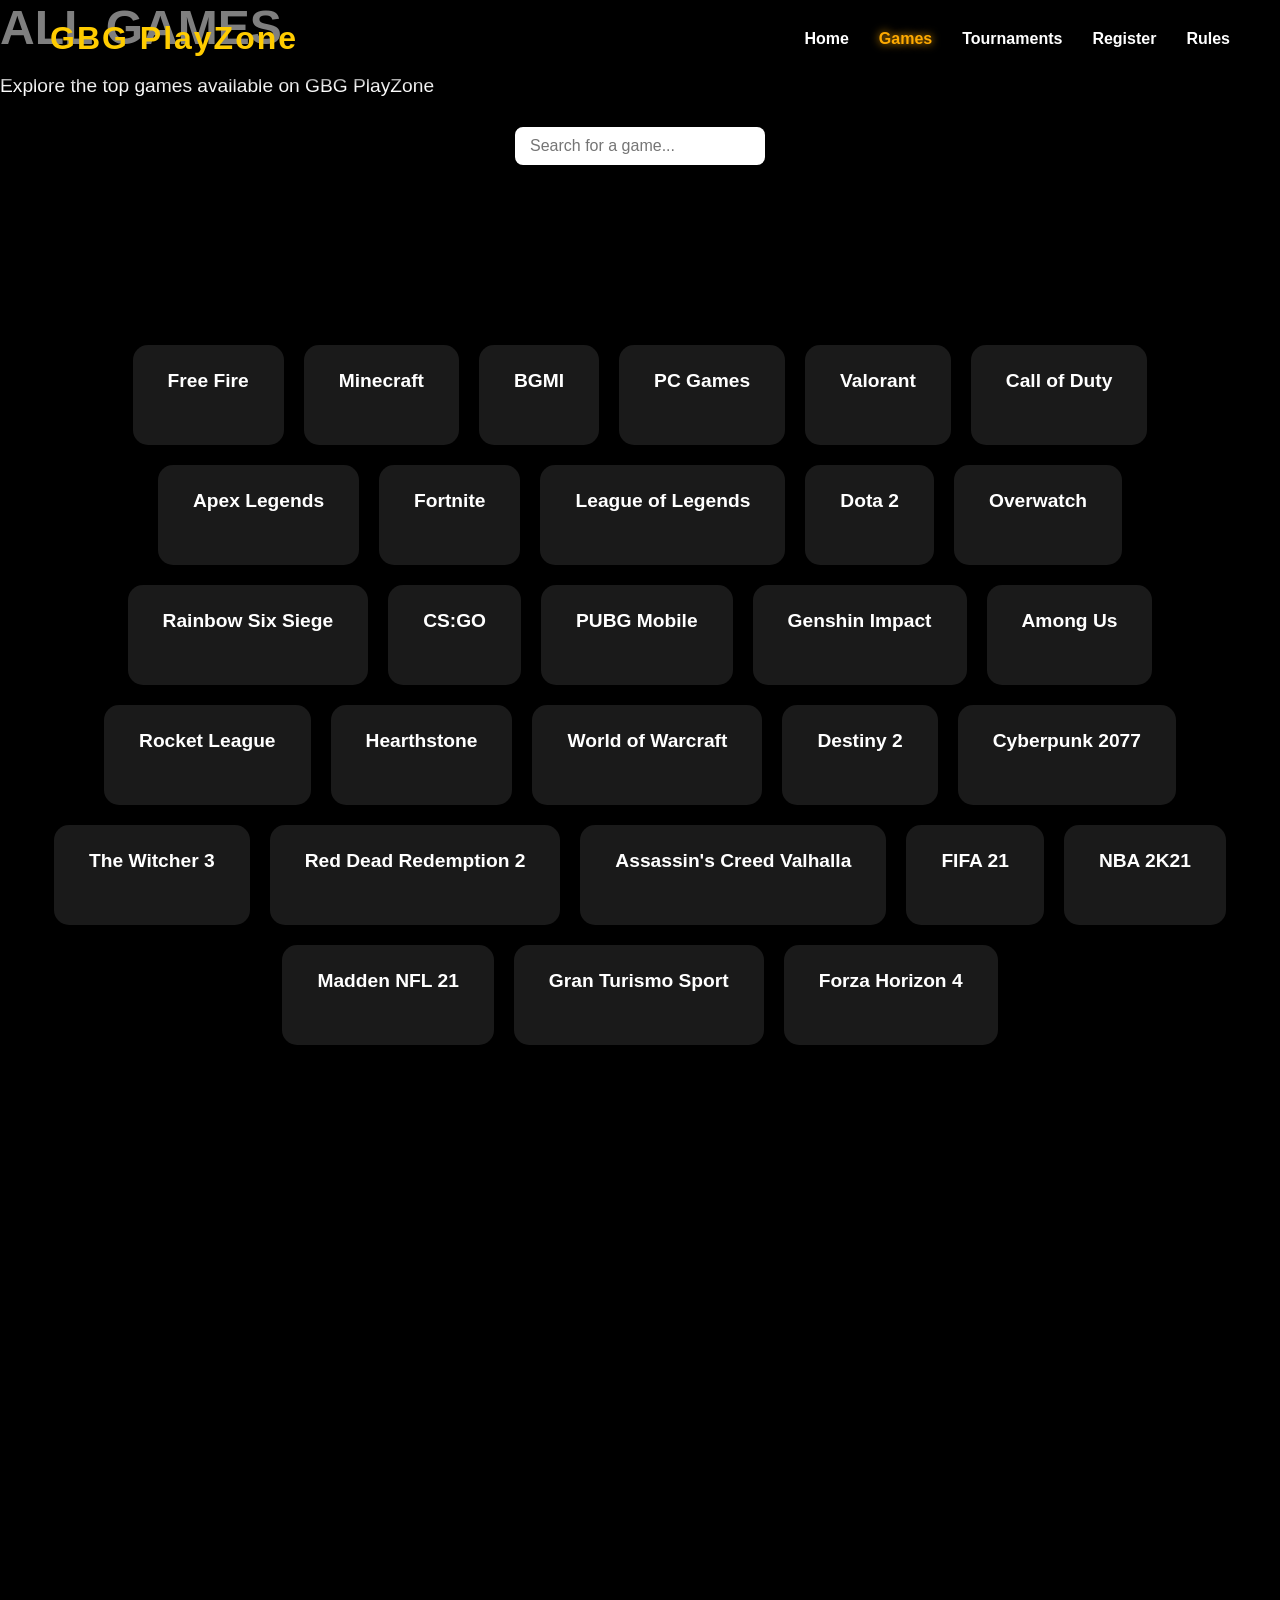
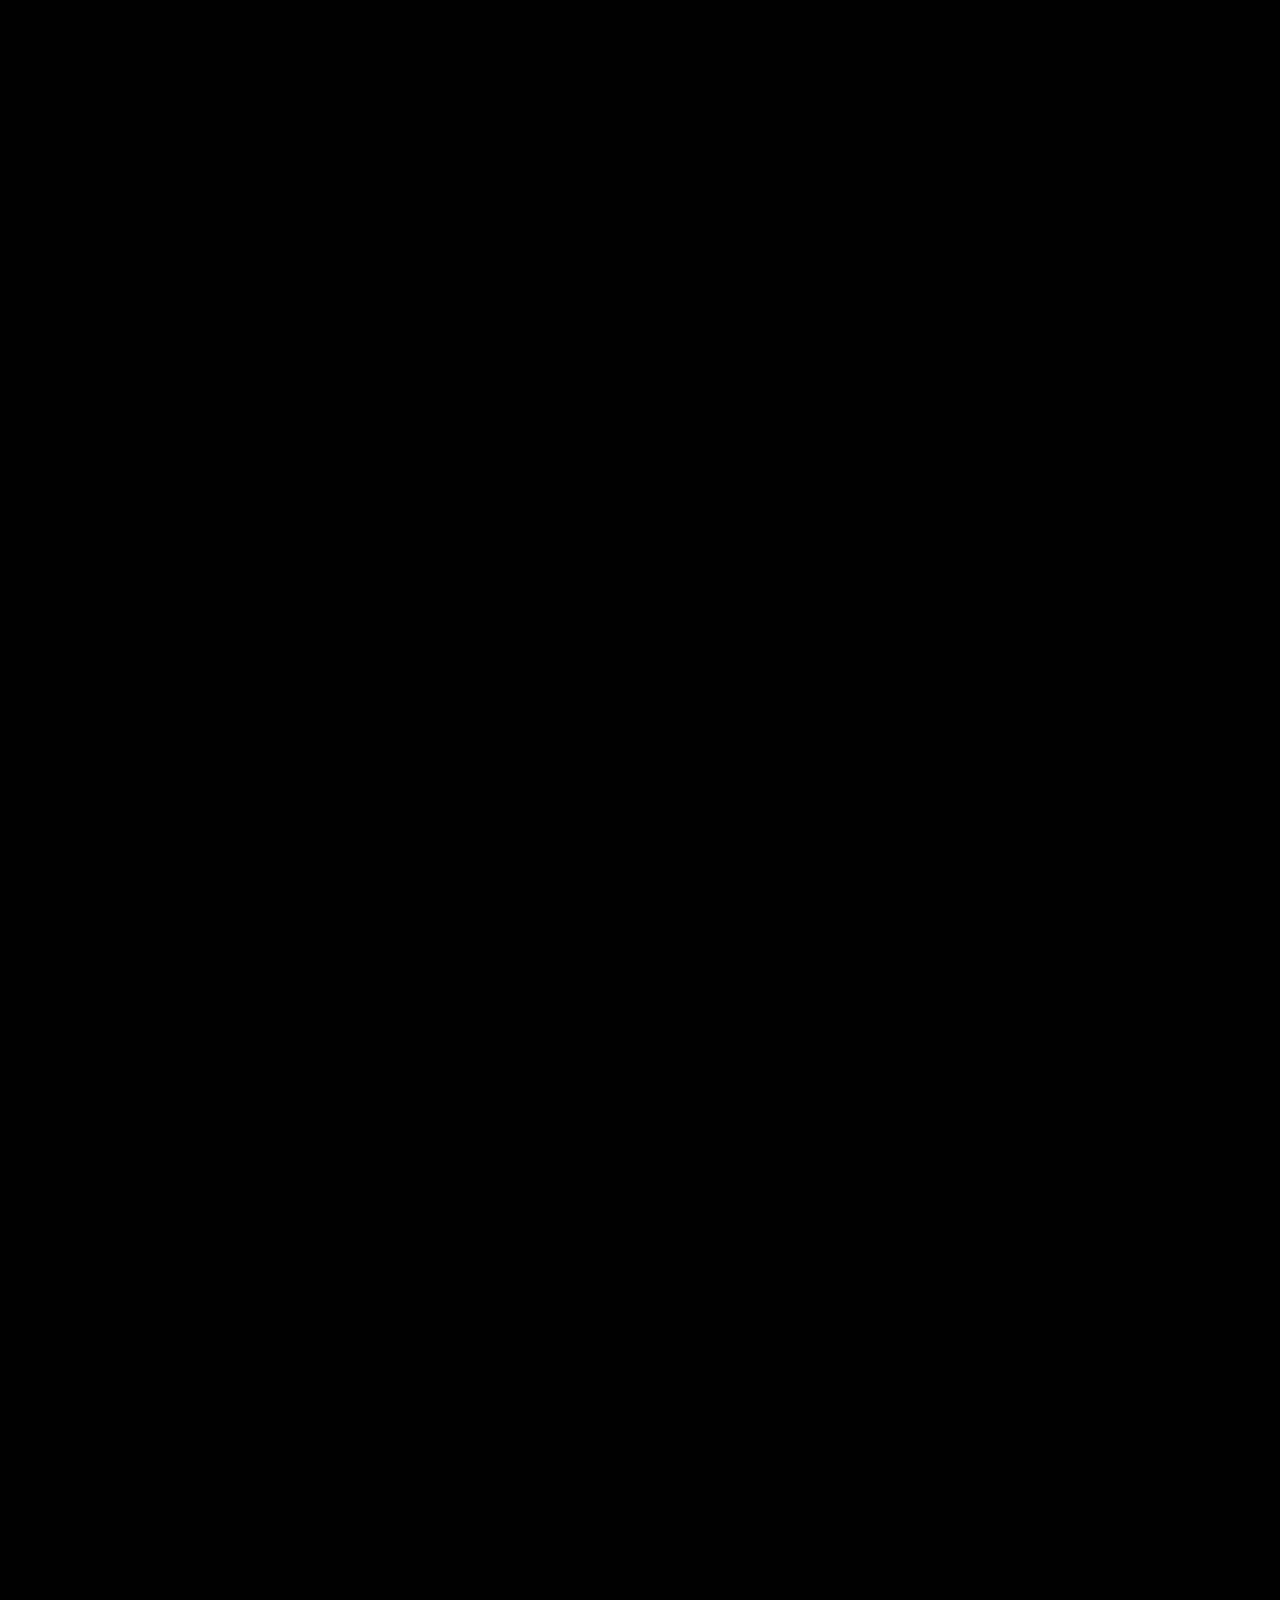
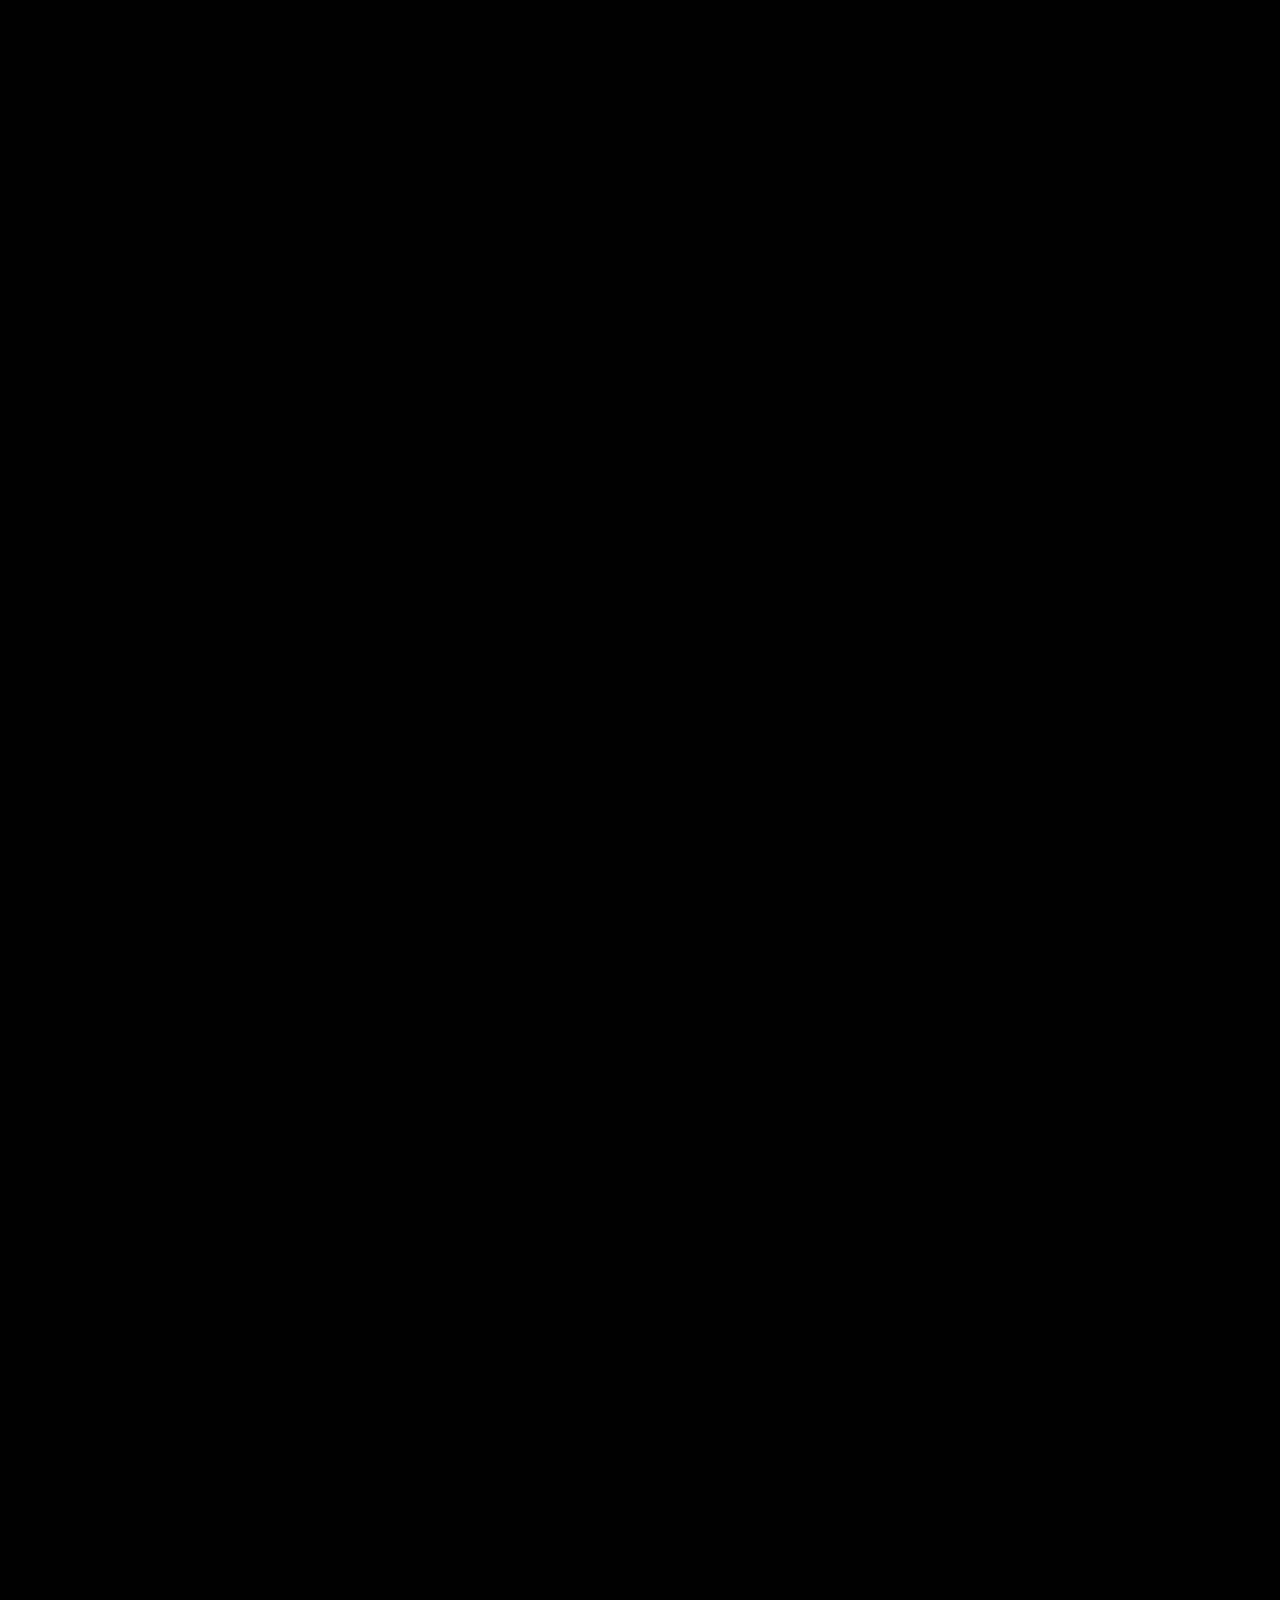
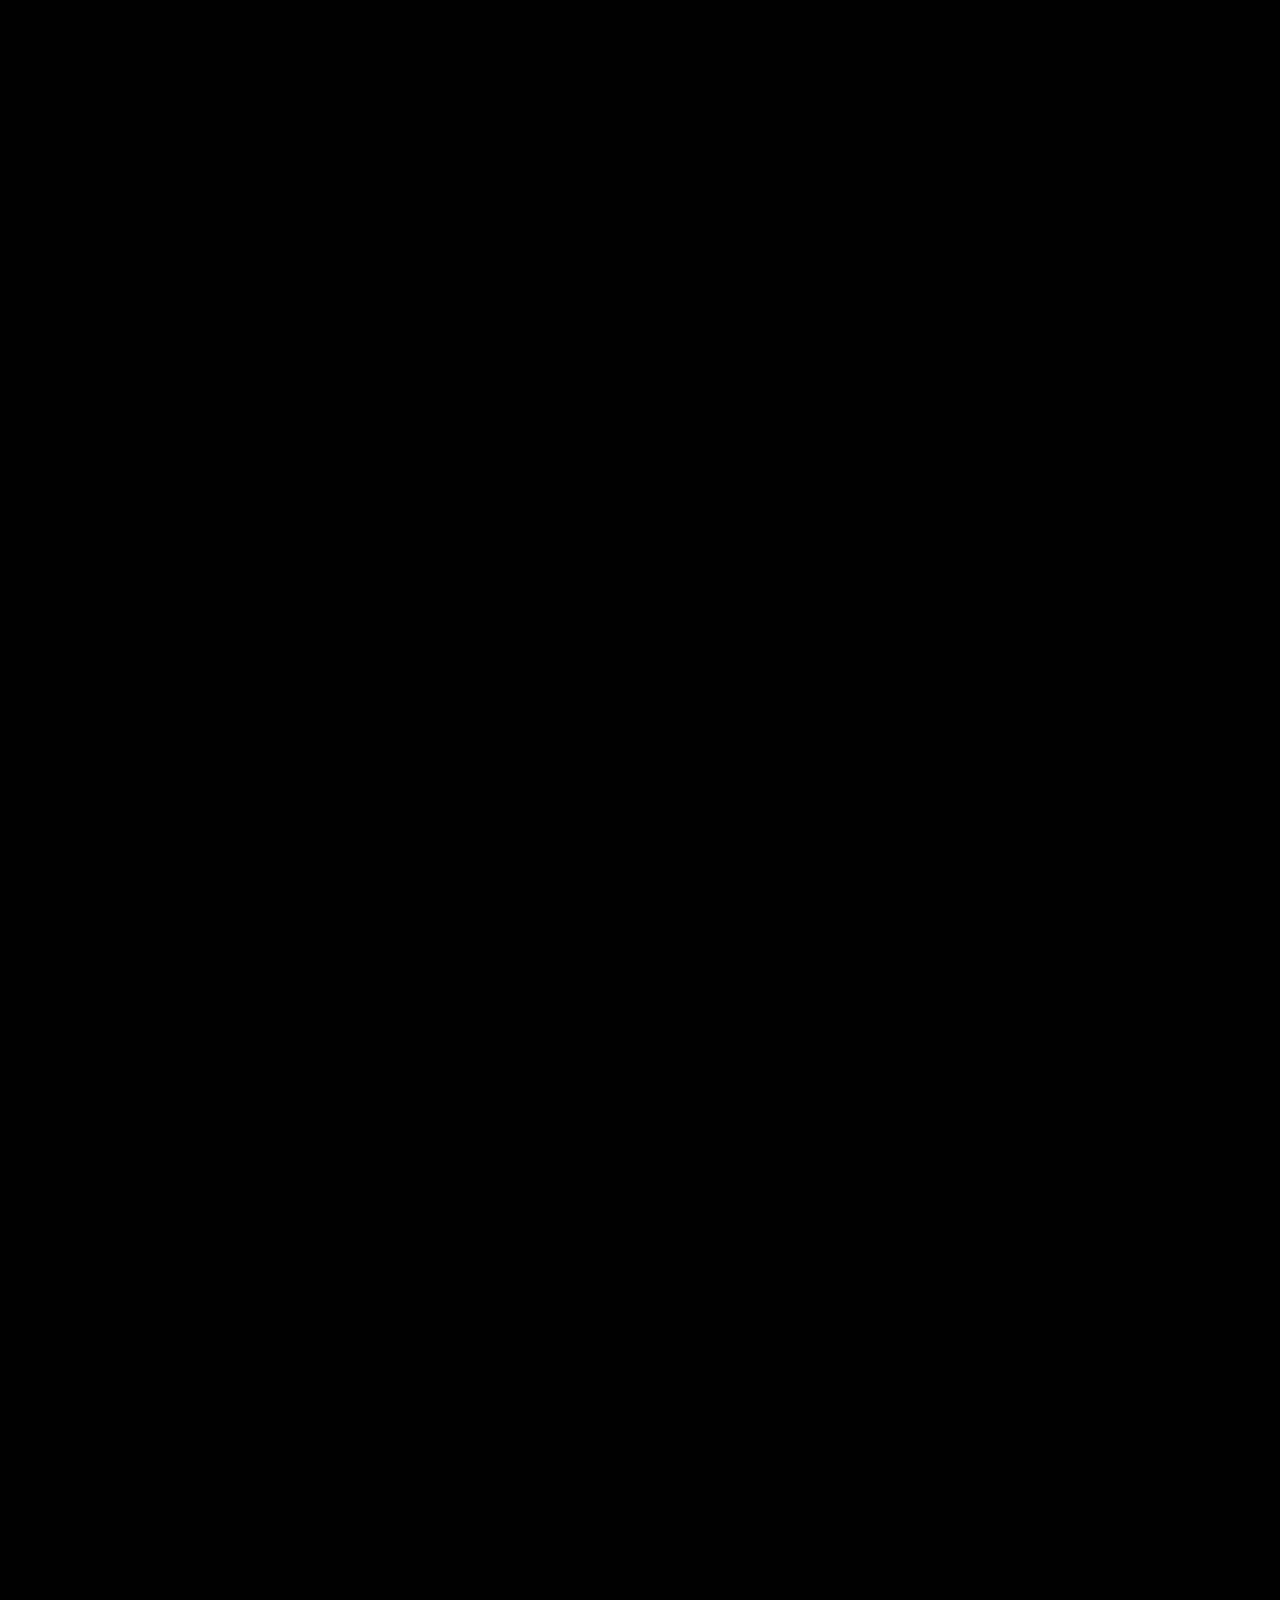
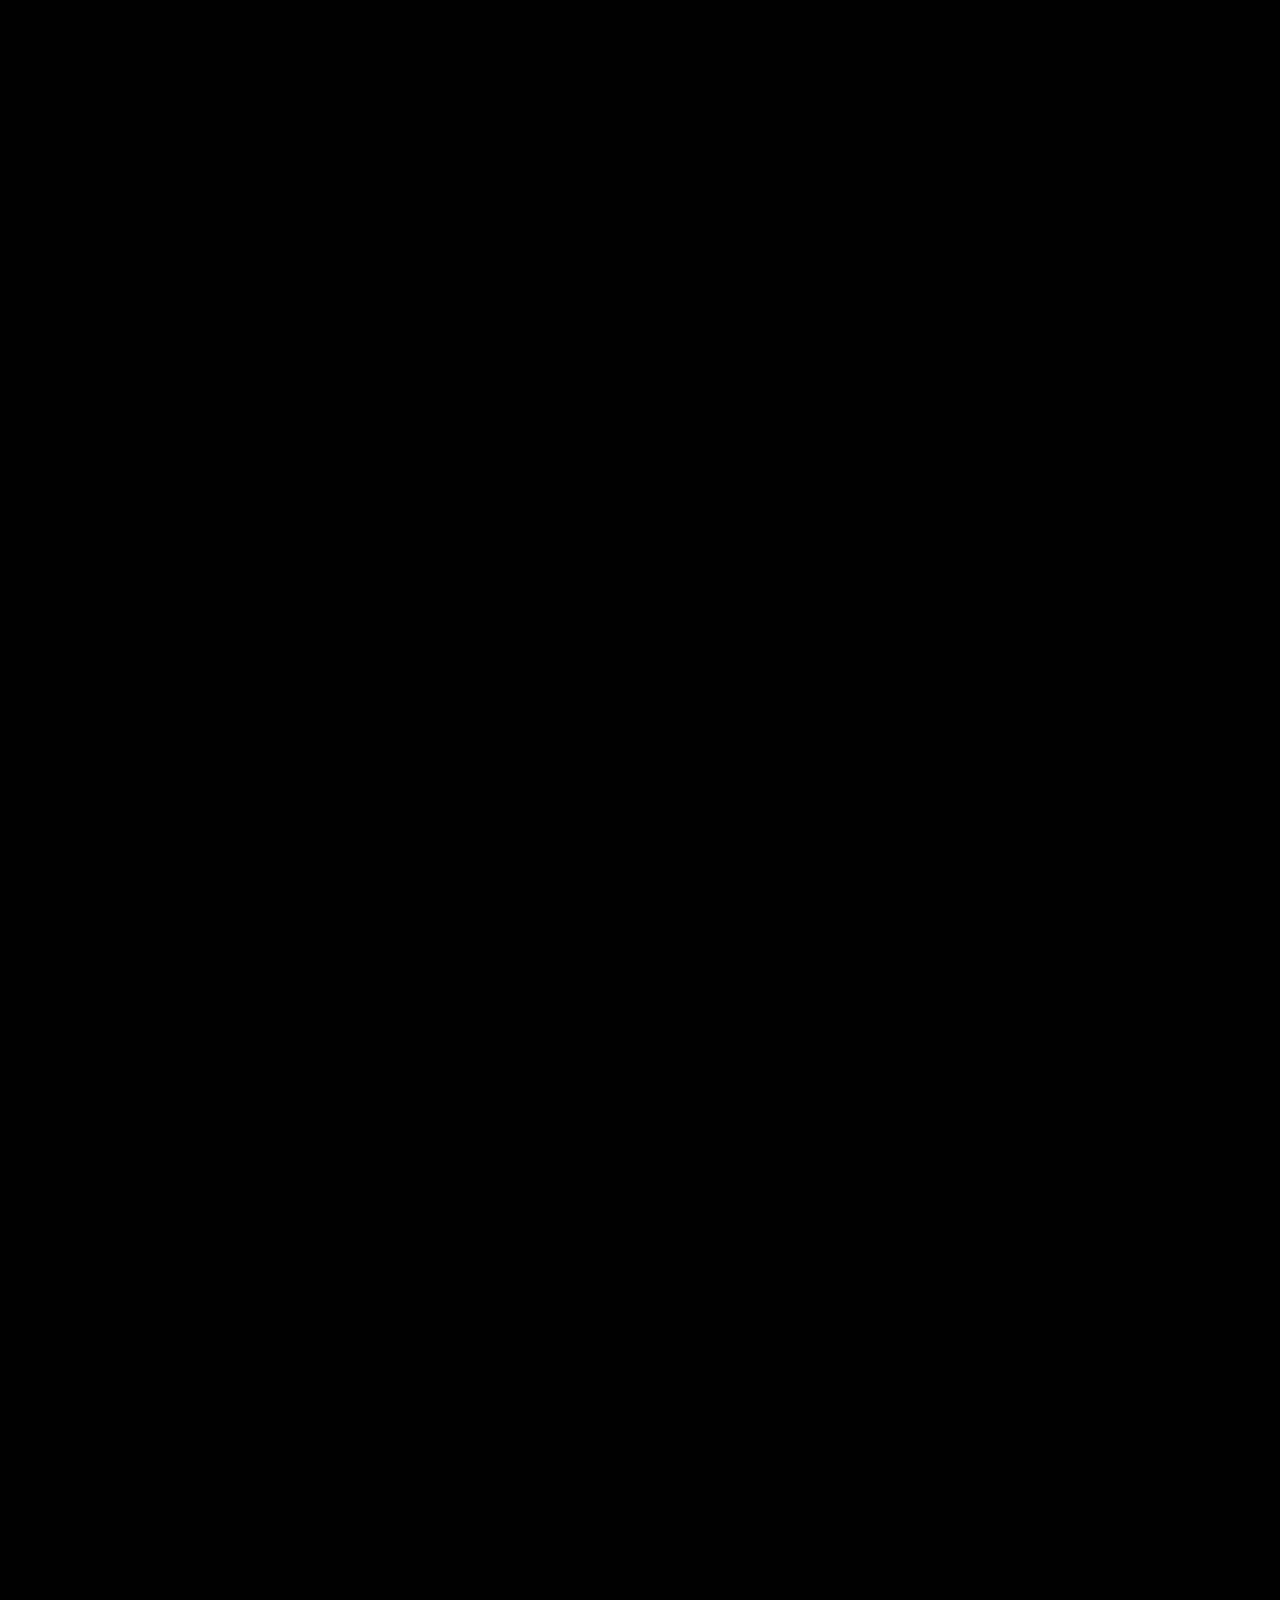
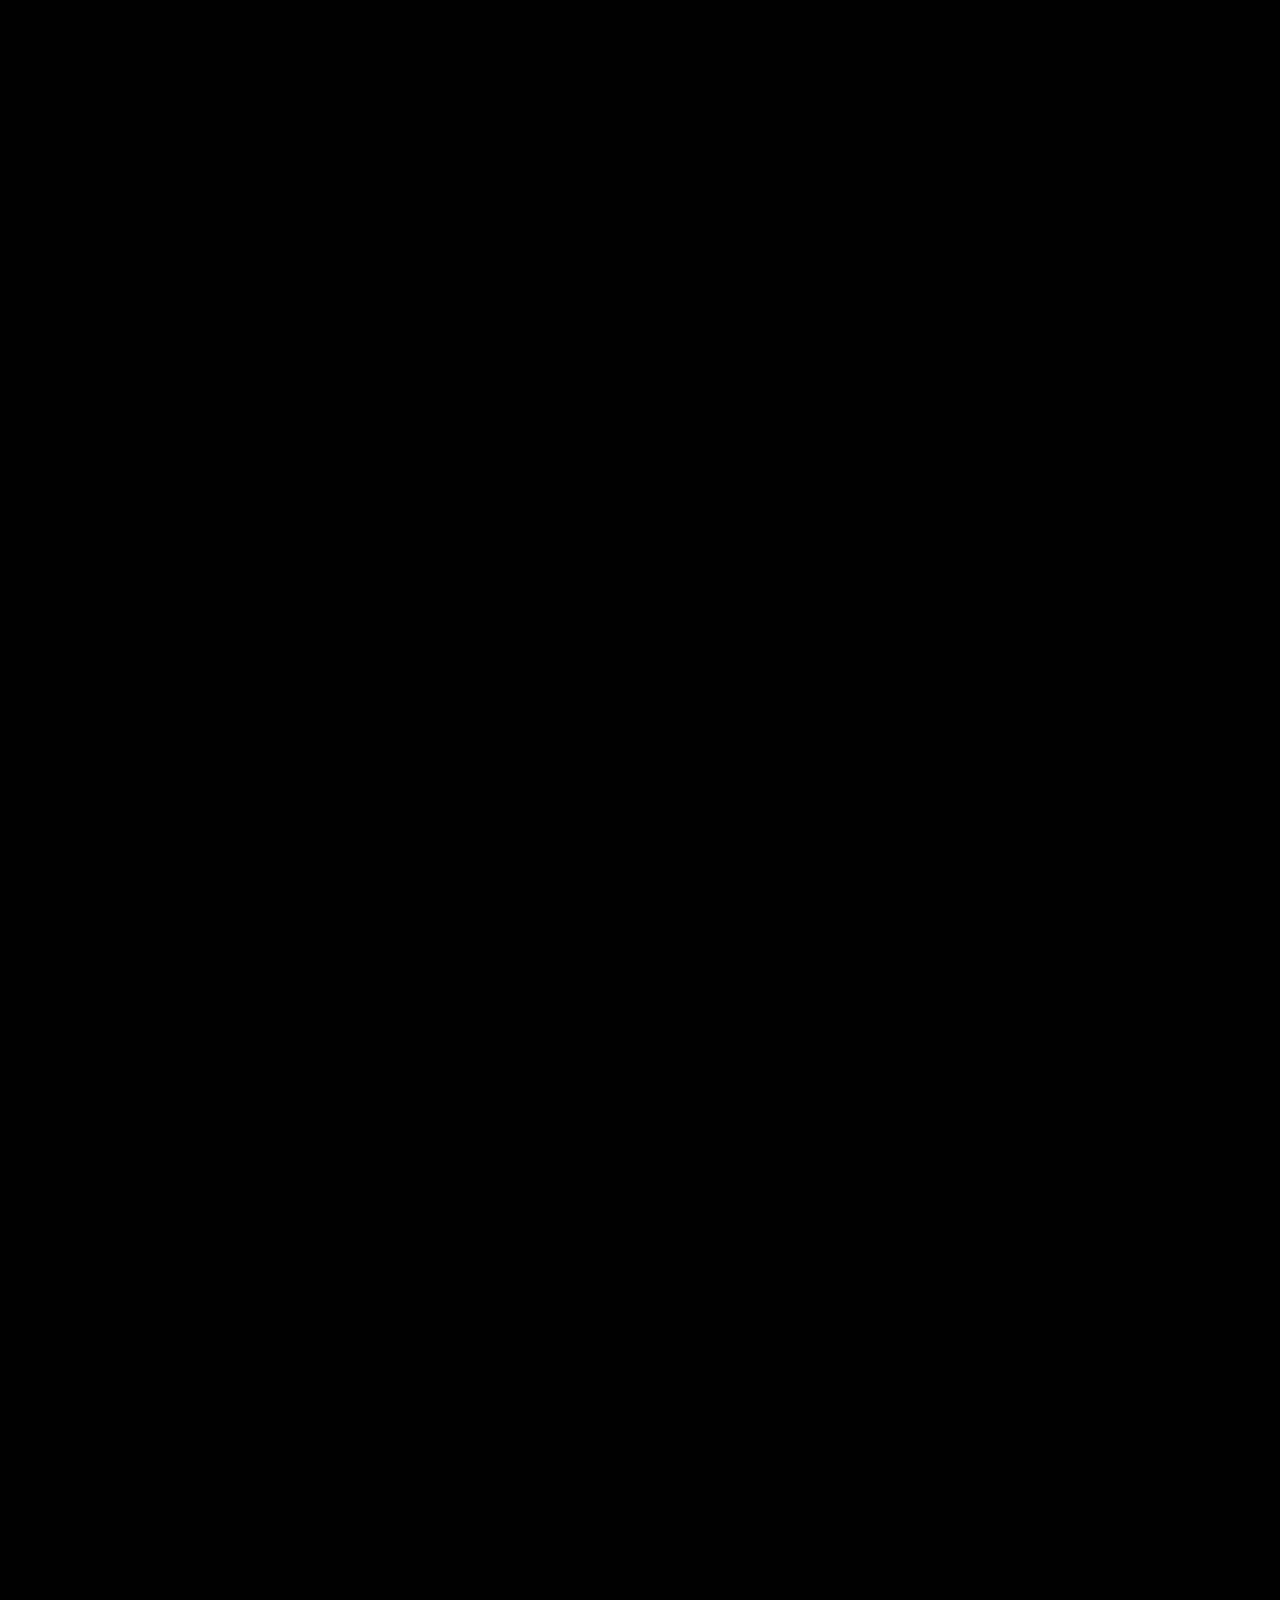
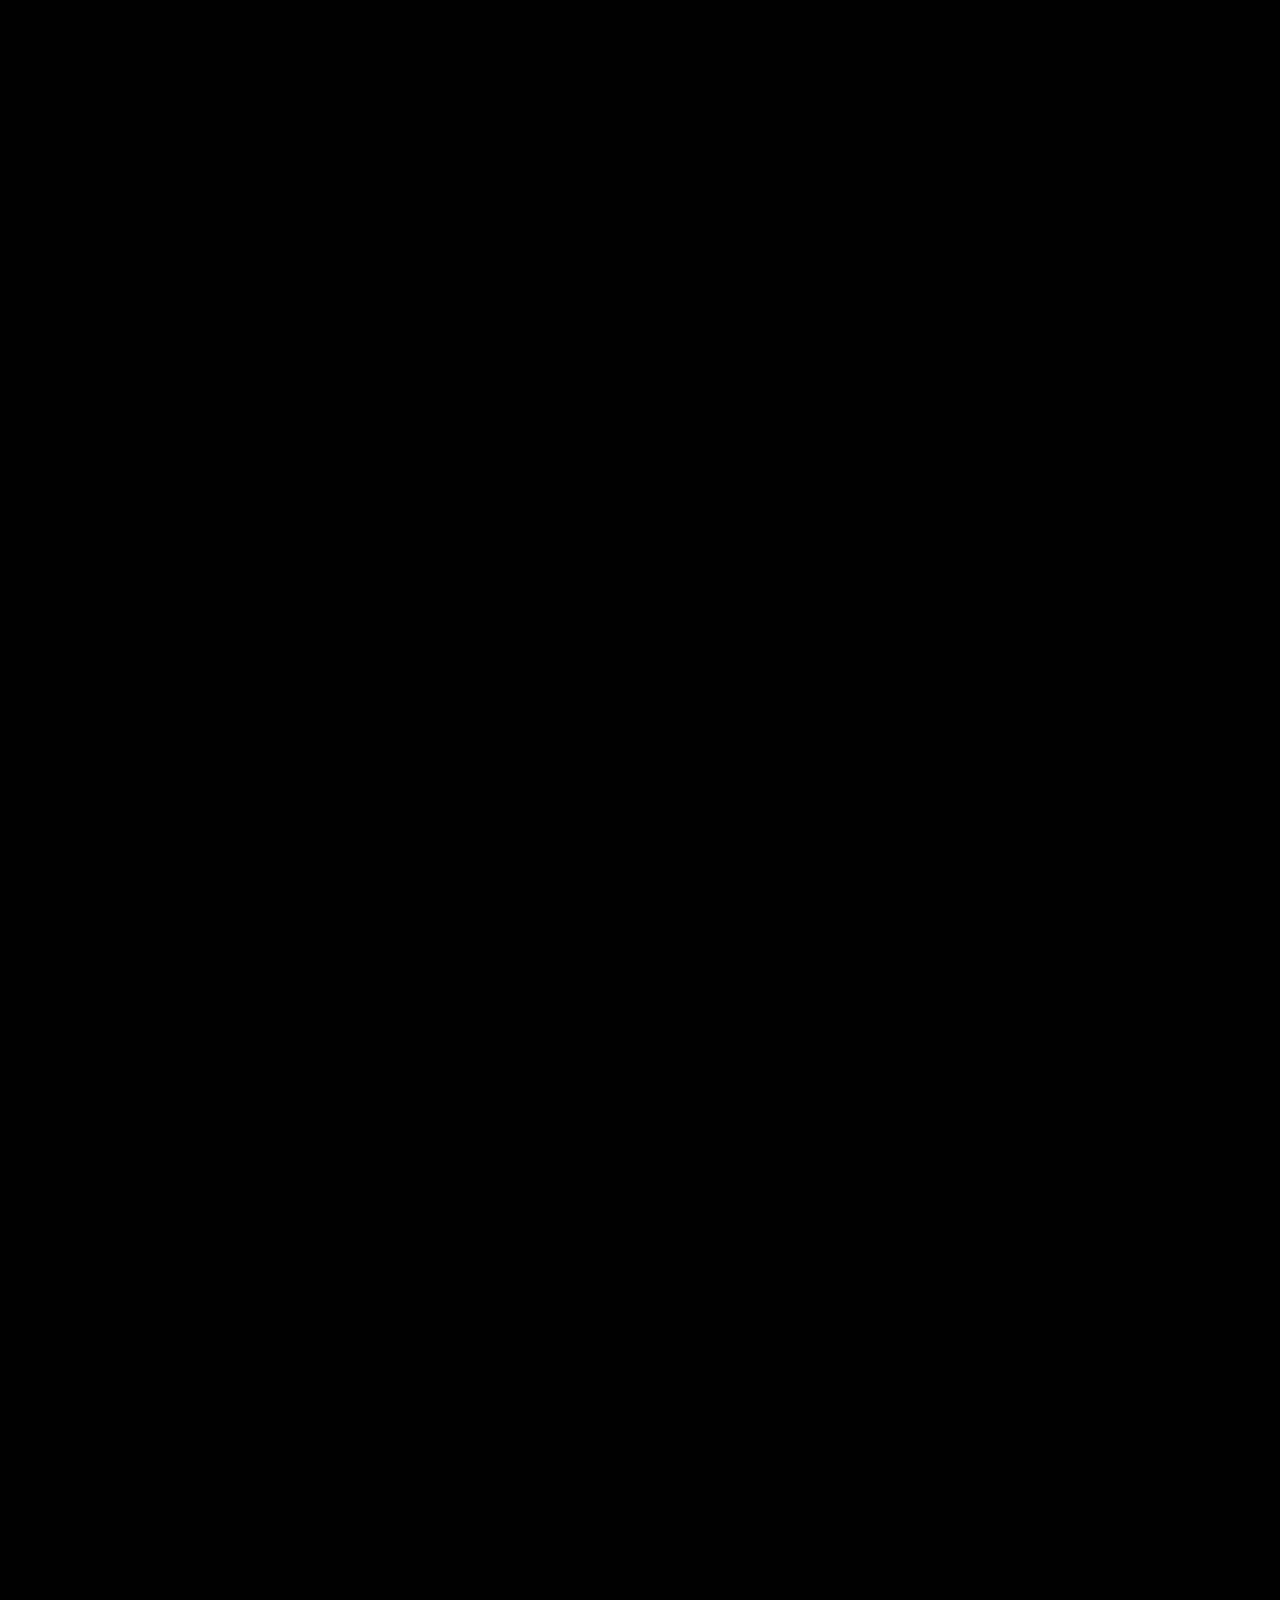
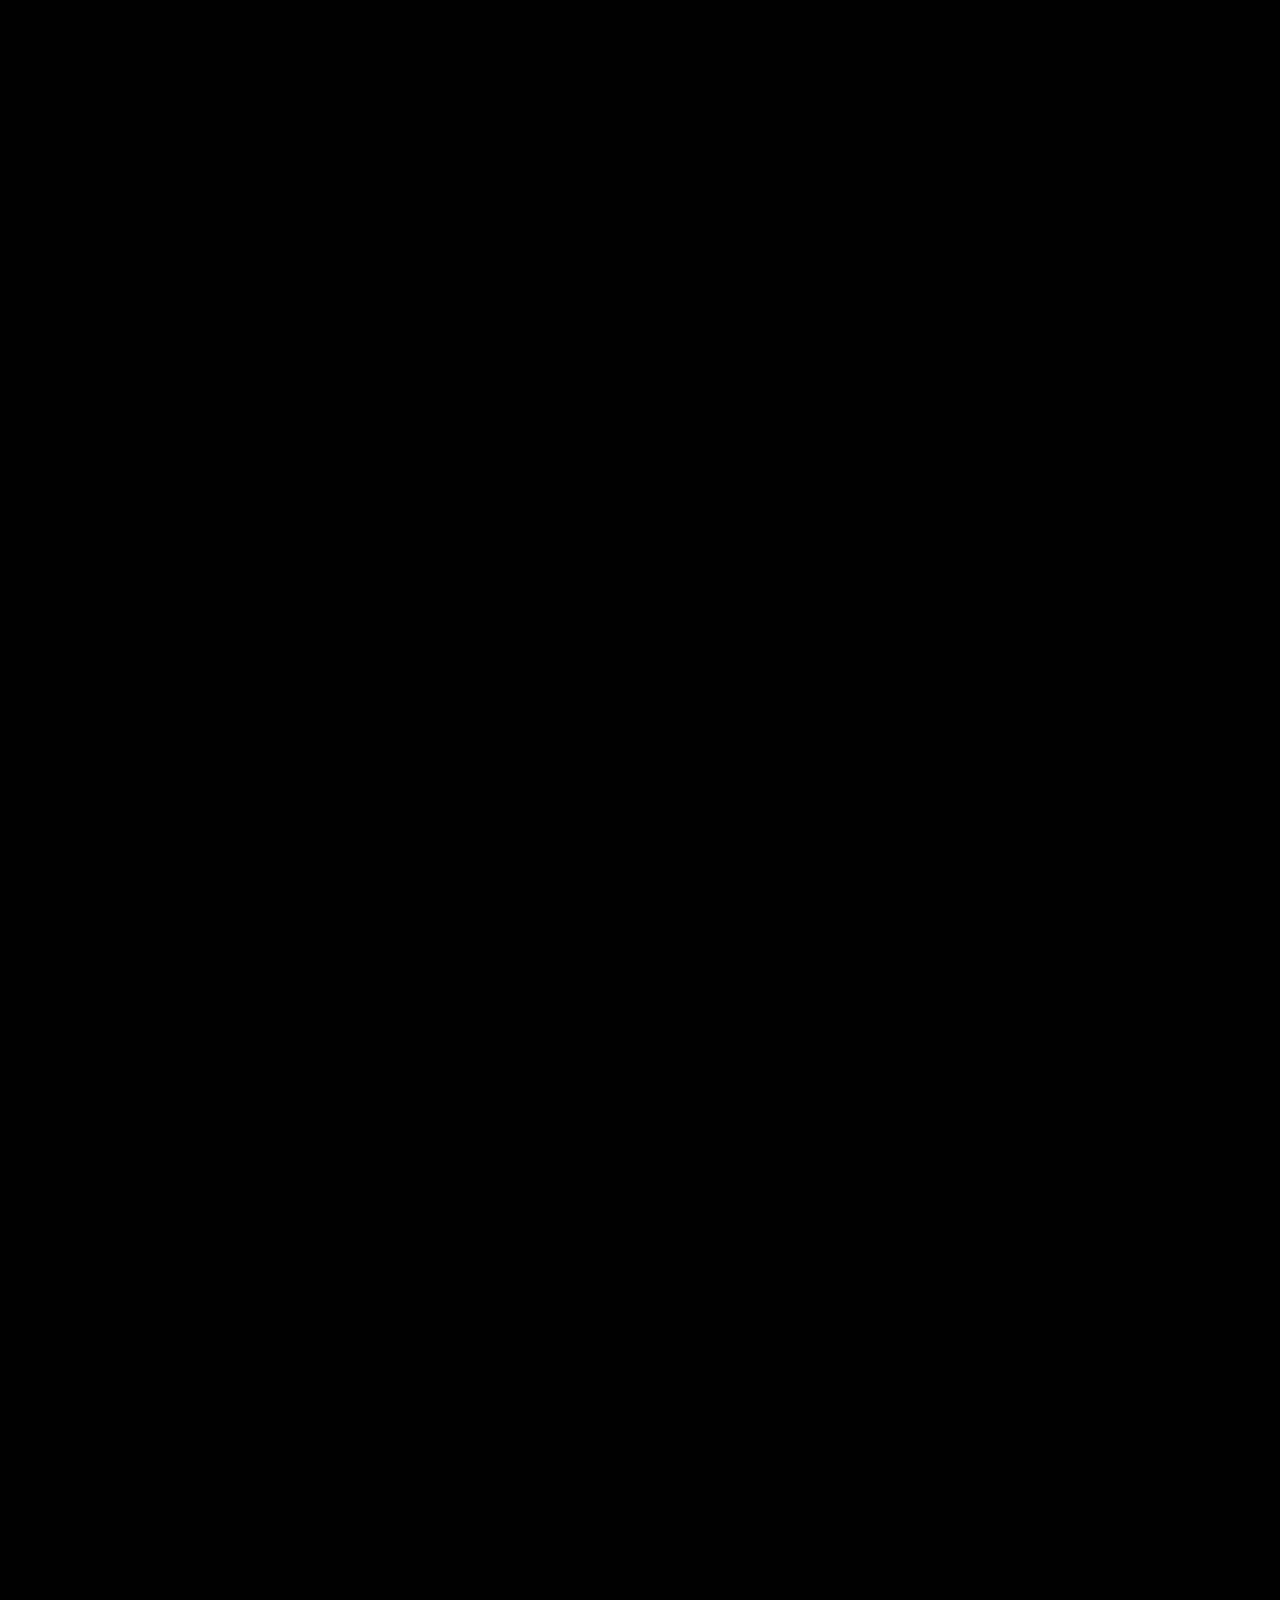
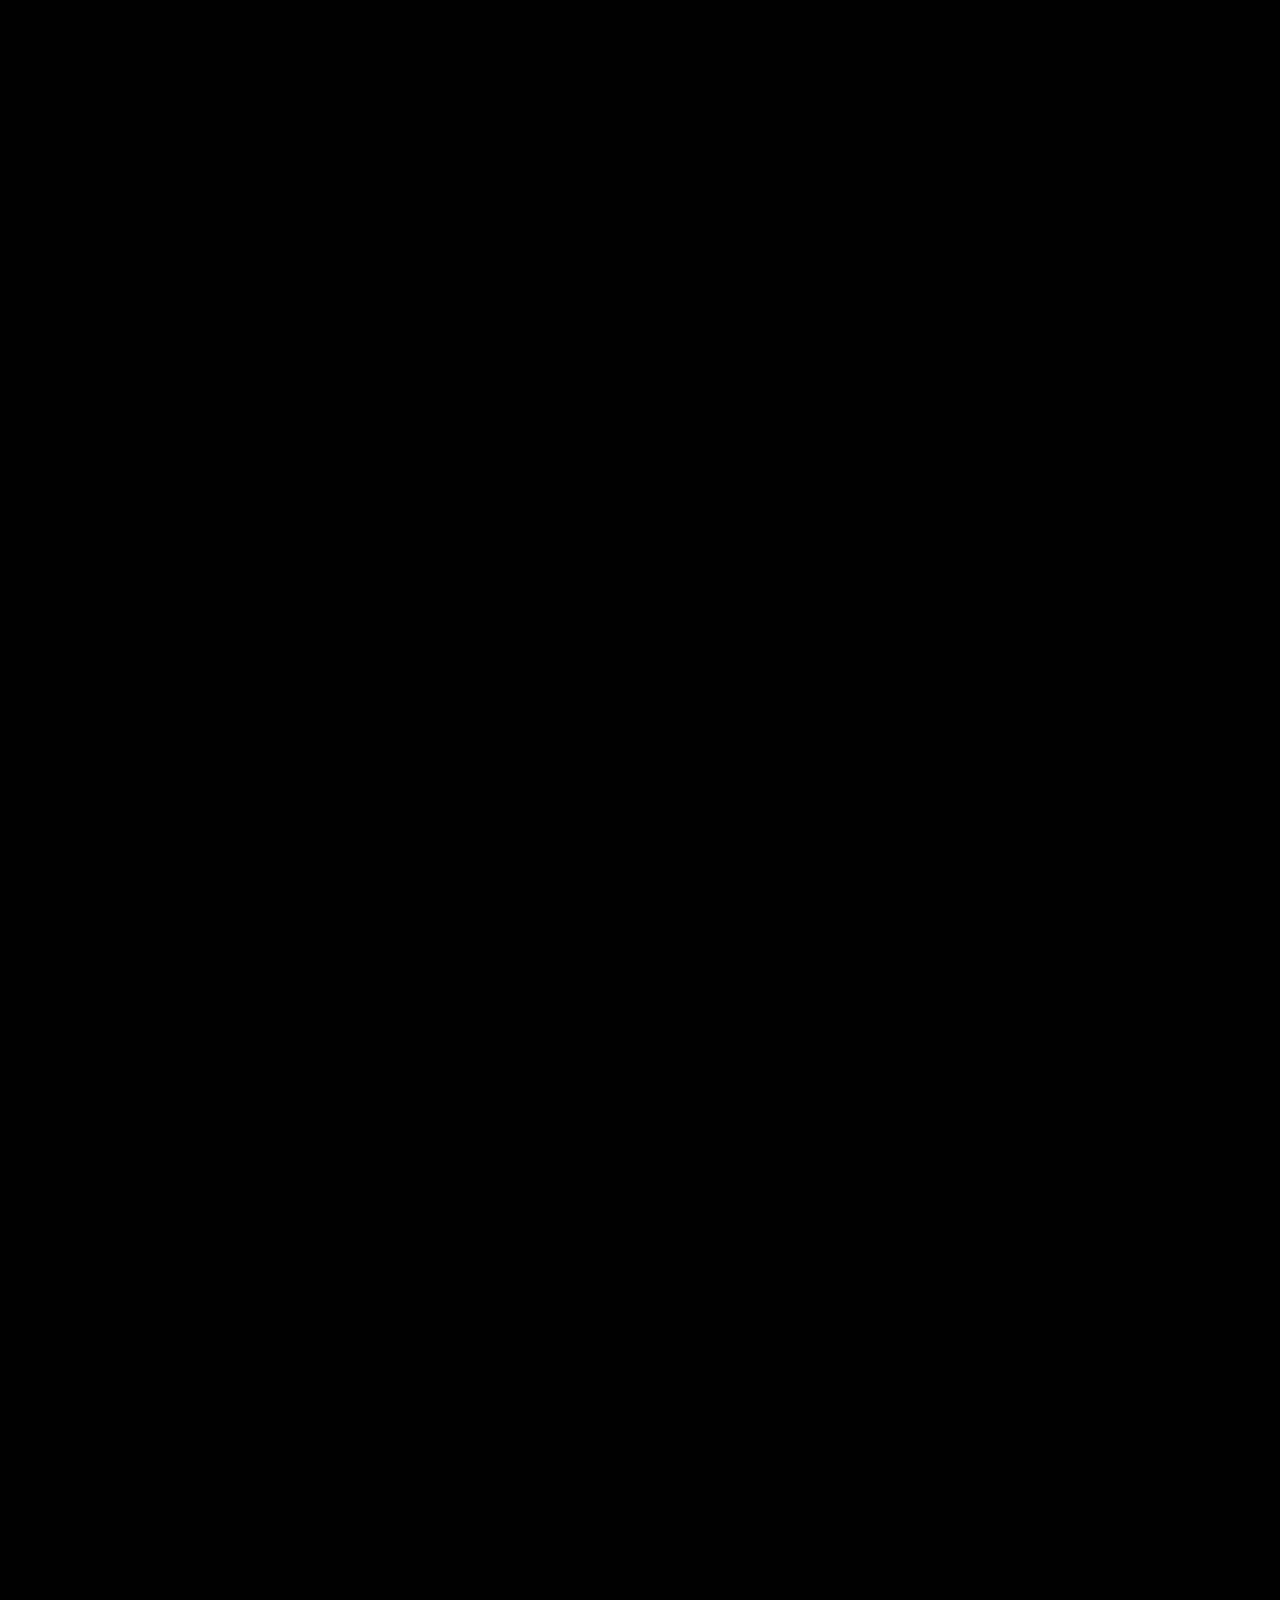
<file: games.html>
<!DOCTYPE html>
<html lang="en">
<head>
    <meta charset="UTF-8">
    <meta name="viewport" content="width=device-width, initial-scale=1.0">
    <title>GBG PlayZone - Games</title>
    <link rel="stylesheet" href="style.css">

    <style>
        /* Search Box Styling */
        .search-container {
            text-align: center;
            margin: 30px 0;
        }

        .search-container input {
            width: 250px;
            padding: 10px 15px;
            font-size: 1rem;
            border-radius: 8px;
            border: none;
            outline: none;
            box-shadow: 0 5px 15px rgba(0,0,0,0.3);
            transition: all 0.3s;
        }

        .search-container input:focus {
            box-shadow: 0 0 10px #ffaa00;
        }
    </style>
</head>

<body>

    
    <!-- Dark Overlay -->
    <div class="overlay"></div>

    <!-- Navigation -->
    <nav>
        <div class="logo">GBG PlayZone</div>
        <ul class="nav-links">
            <li><a href="index.html">Home</a></li>
            <li><a href="games.html" class="active">Games</a></li>
            <li><a href="tournaments.html">Tournaments</a></li>
            <li><a href="register.html">Register</a></li>
            <li><a href="rules.html">Rules</a></li>
        </ul>
    </nav>

    <!-- Main Content -->
    <div class="content">

        <h1>ALL GAMES</h1>
        <p>Explore the top games available on GBG PlayZone</p>

        <!-- Search Box -->
        <div class="search-container">
            <input type="text" id="gameSearch" placeholder="Search for a game..." onkeyup="filterGames()">
        </div>

        <!-- Games List -->
        <section class="games" id="gamesList">

            <div class="game-card">Free Fire</div>
            <div class="game-card">Minecraft</div>
            <div class="game-card">BGMI</div>
            <div class="game-card">PC Games</div>

            <div class="game-card">Valorant</div>
            <div class="game-card">Call of Duty</div>
            <div class="game-card">Apex Legends</div>
            <div class="game-card">Fortnite</div>

            <div class="game-card">League of Legends</div>
            <div class="game-card">Dota 2</div>
            <div class="game-card">Overwatch</div>
            <div class="game-card">Rainbow Six Siege</div>

            <div class="game-card">CS:GO</div>
            <div class="game-card">PUBG Mobile</div>
            <div class="game-card">Genshin Impact</div>
            <div class="game-card">Among Us</div>

            <div class="game-card">Rocket League</div>
            <div class="game-card">Hearthstone</div>
            <div class="game-card">World of Warcraft</div>
            <div class="game-card">Destiny 2</div>

            <div class="game-card">Cyberpunk 2077</div>
            <div class="game-card">The Witcher 3</div>
            <div class="game-card">Red Dead Redemption 2</div>
            <div class="game-card">Assassin's Creed Valhalla</div>

            <div class="game-card">FIFA 21</div>
            <div class="game-card">NBA 2K21</div>
            <div class="game-card">Madden NFL 21</div>

            <div class="game-card">Gran Turismo Sport</div>
            <div class="game-card">Forza Horizon 4</div>

        </section>

    </div>

    <!-- Search Script -->
    <script>
        function filterGames() {
            let input = document.getElementById('gameSearch').value.toUpperCase();
            let games = document.getElementById('gamesList').getElementsByClassName('game-card');

            for (let i = 0; i < games.length; i++) {
                let name = games[i].textContent.toUpperCase();
                games[i].style.display = name.includes(input) ? "" : "none";
            }
        }
    </script>

</body>
</html>
</file>
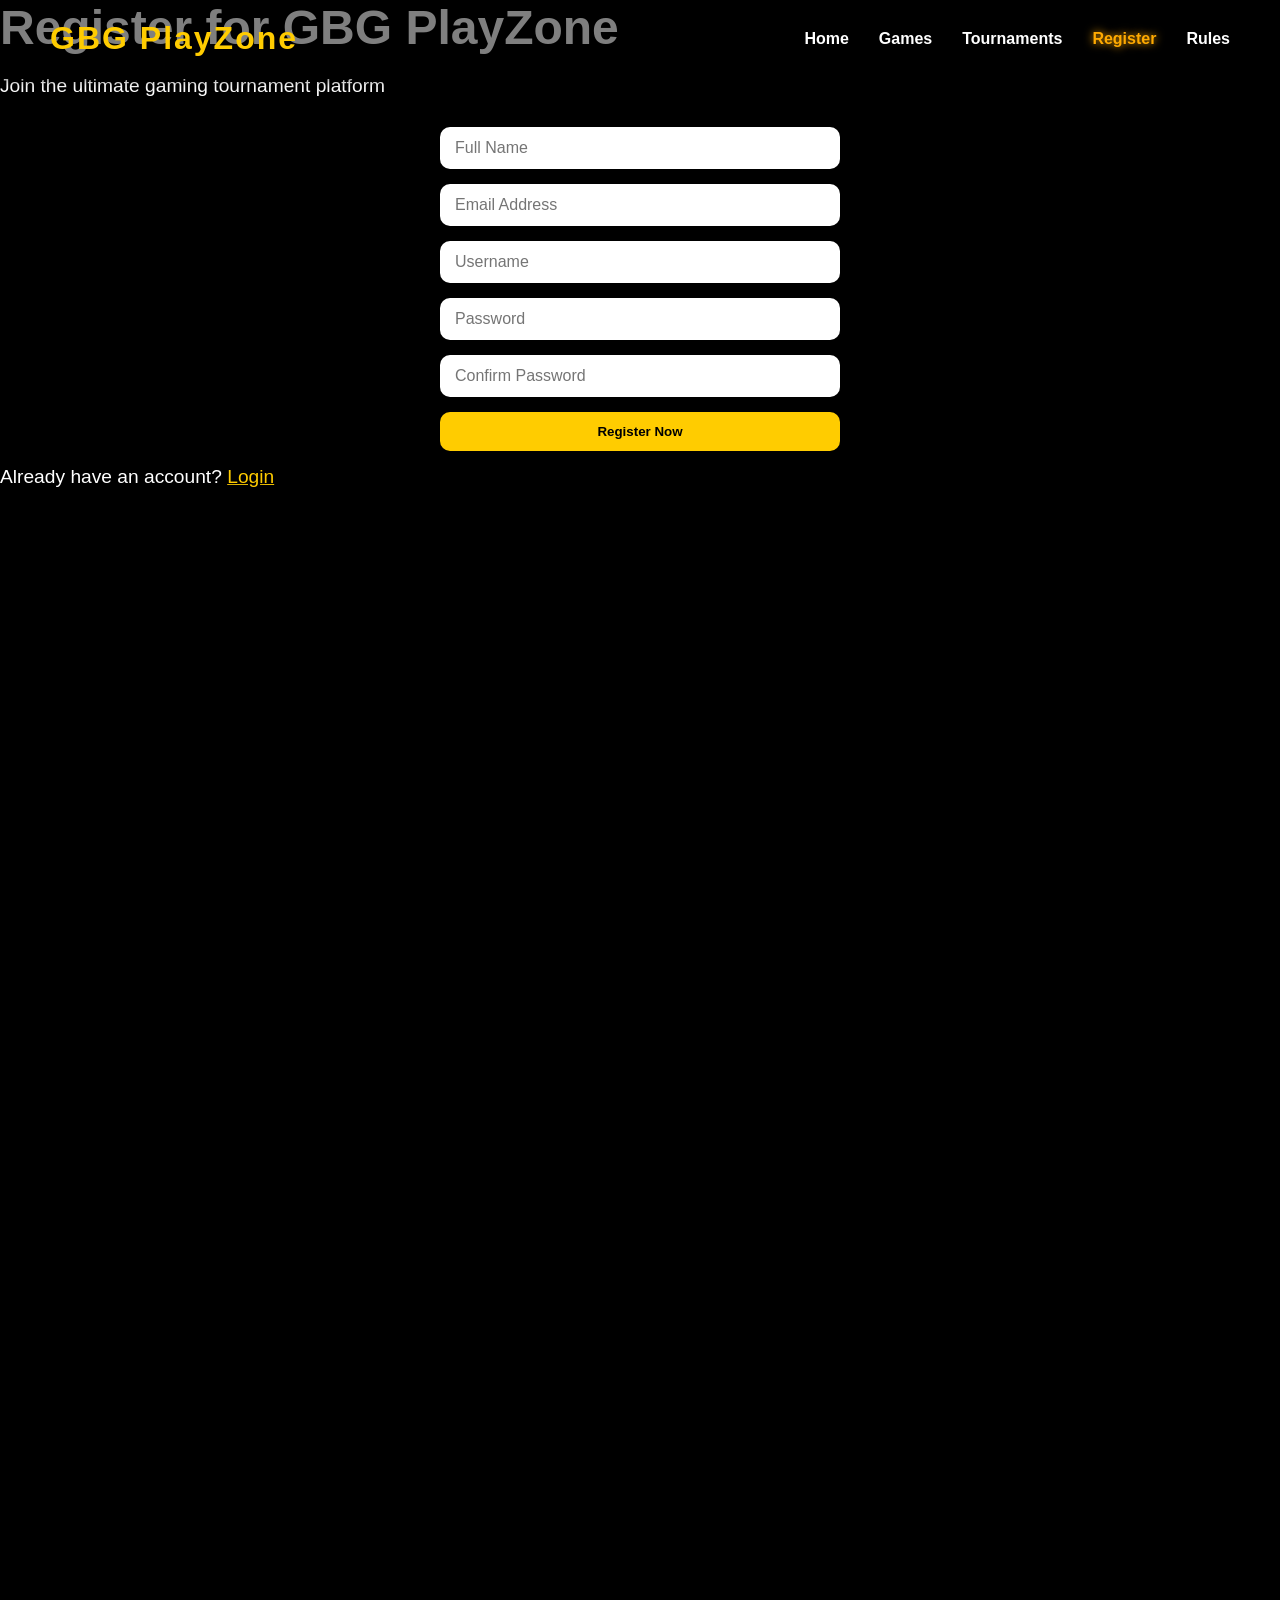
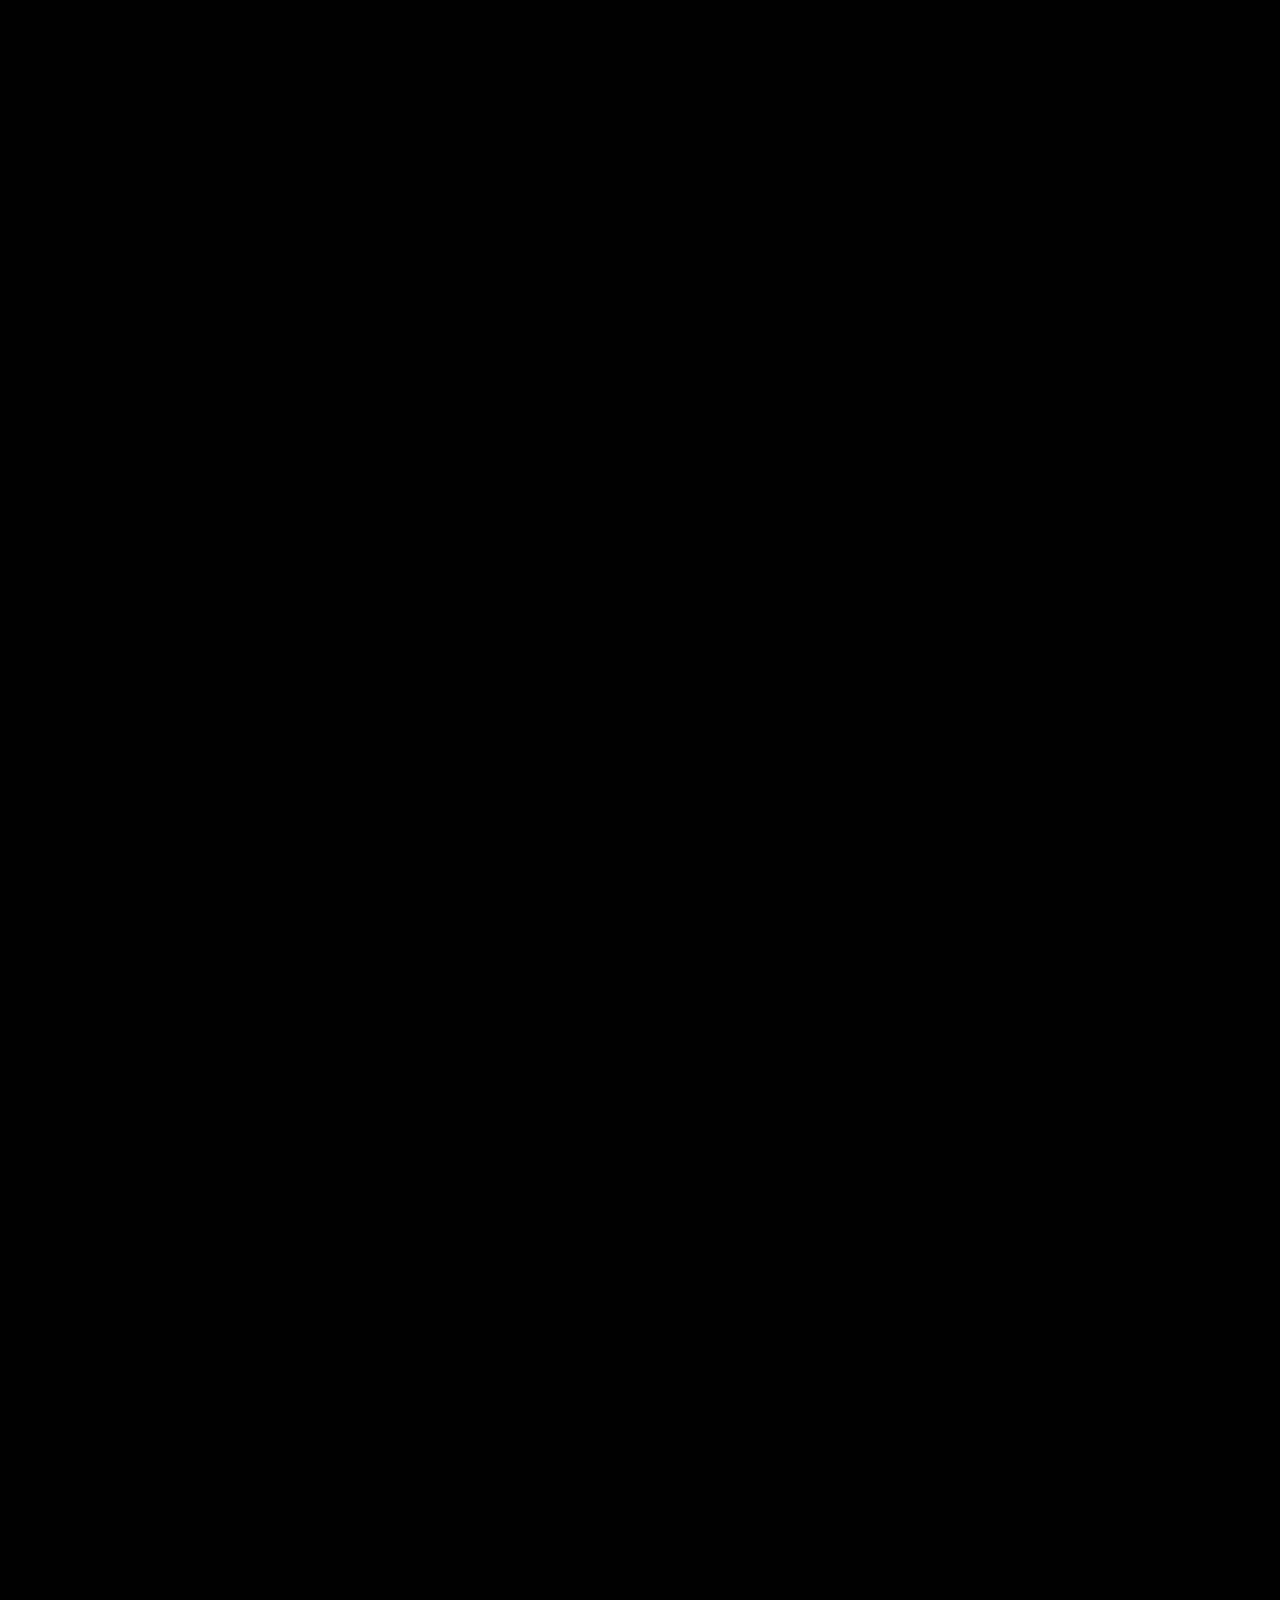
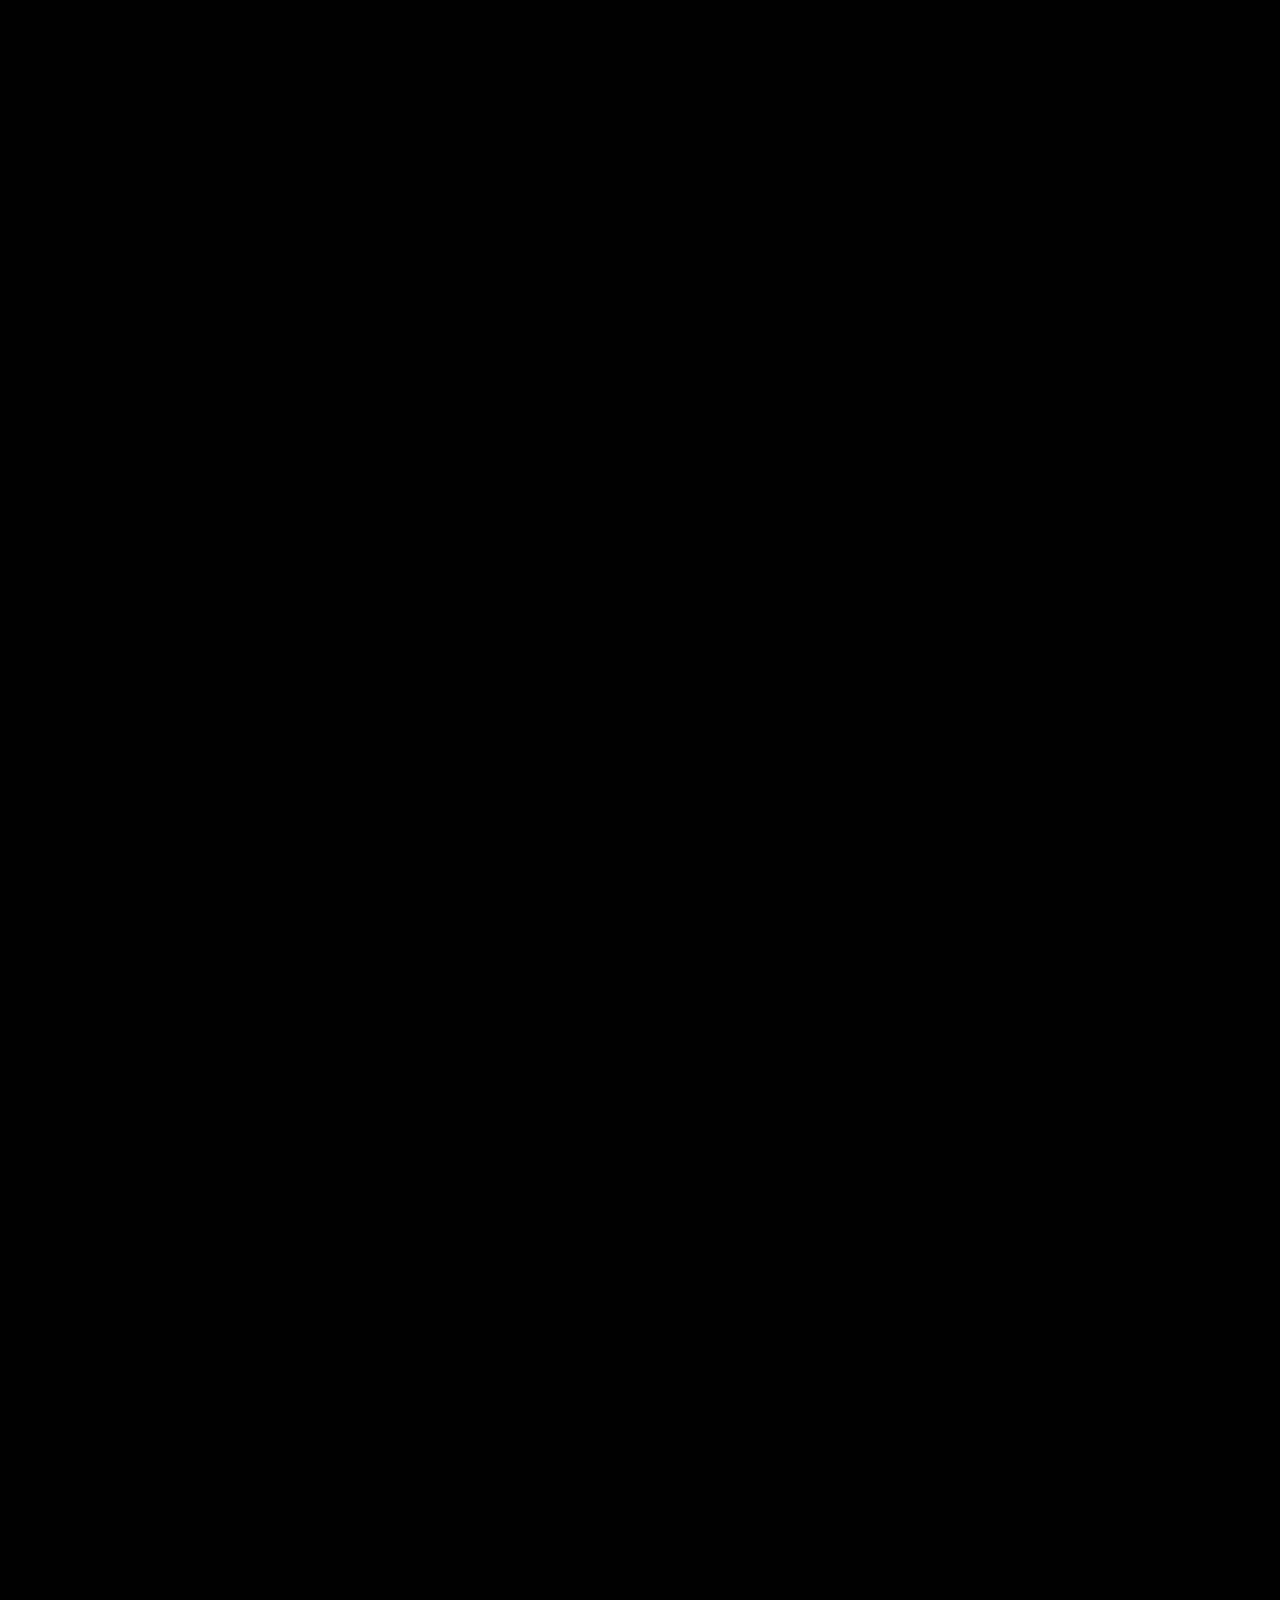
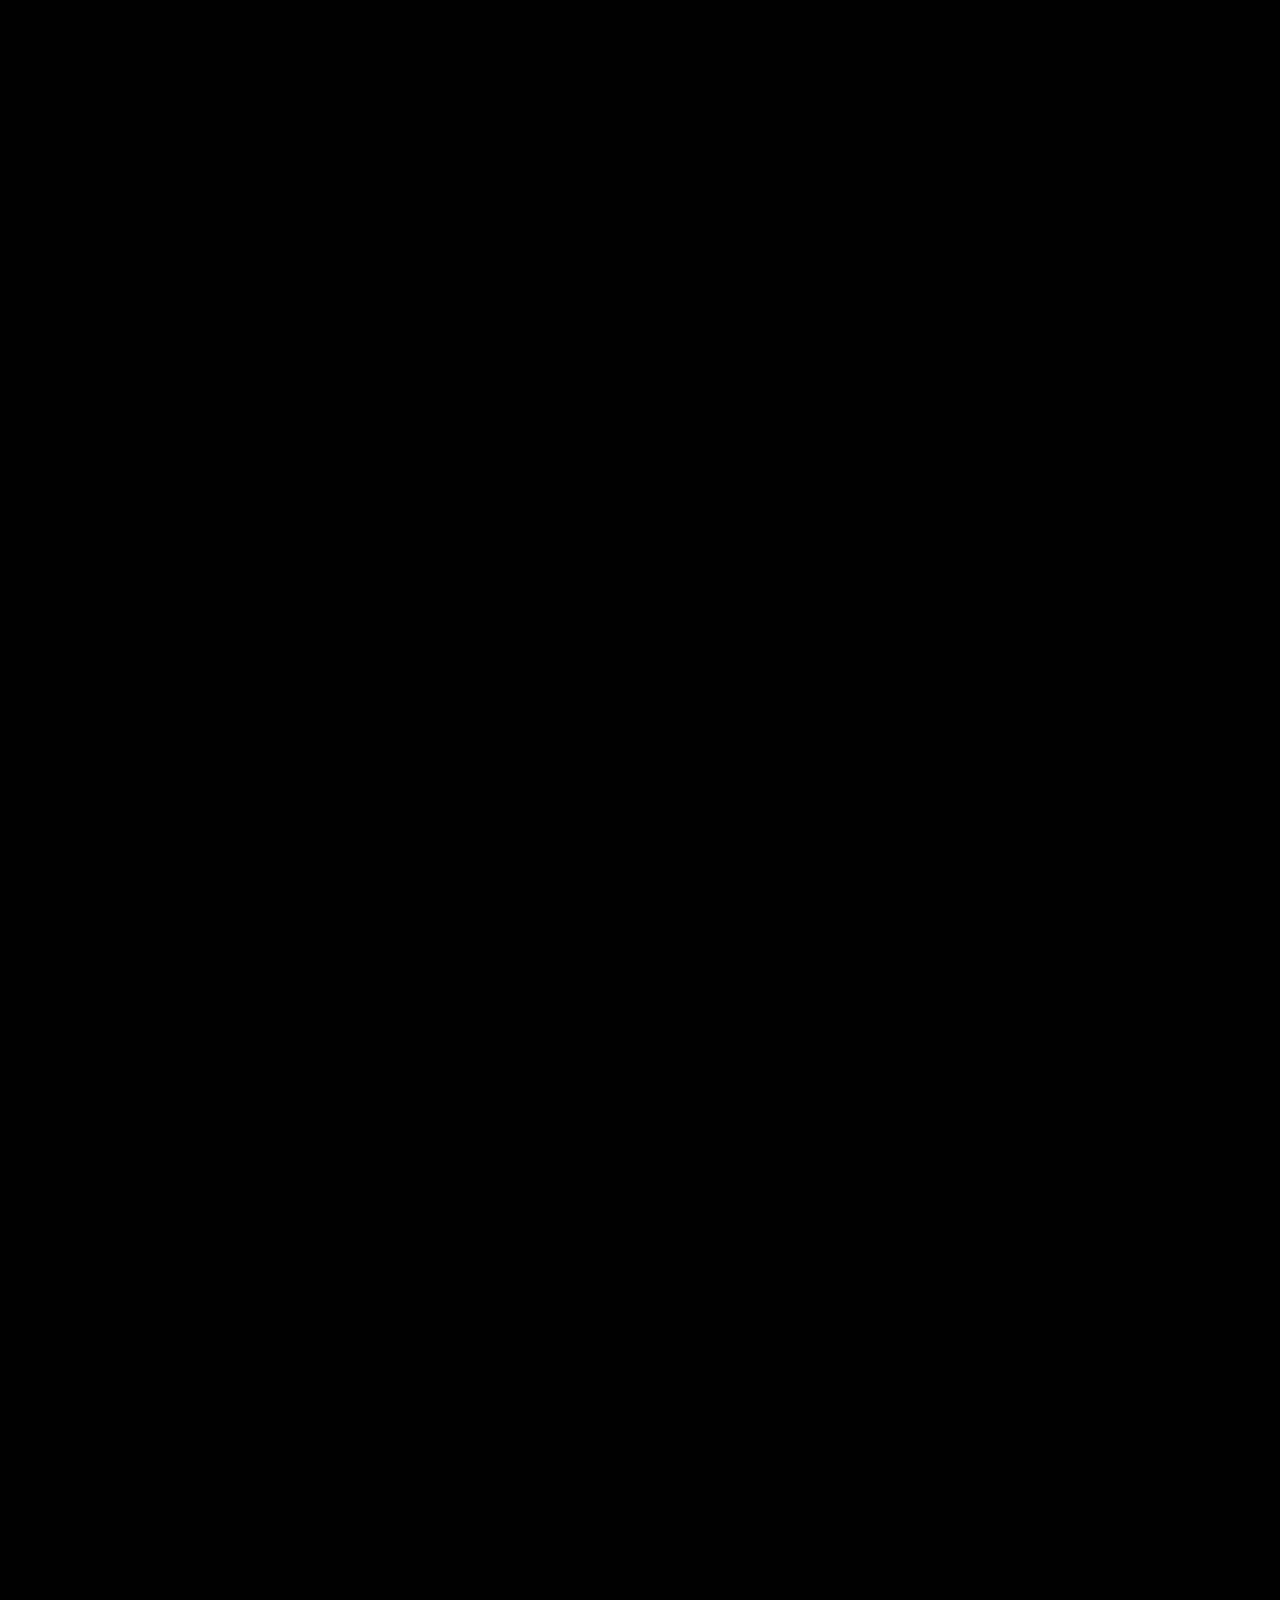
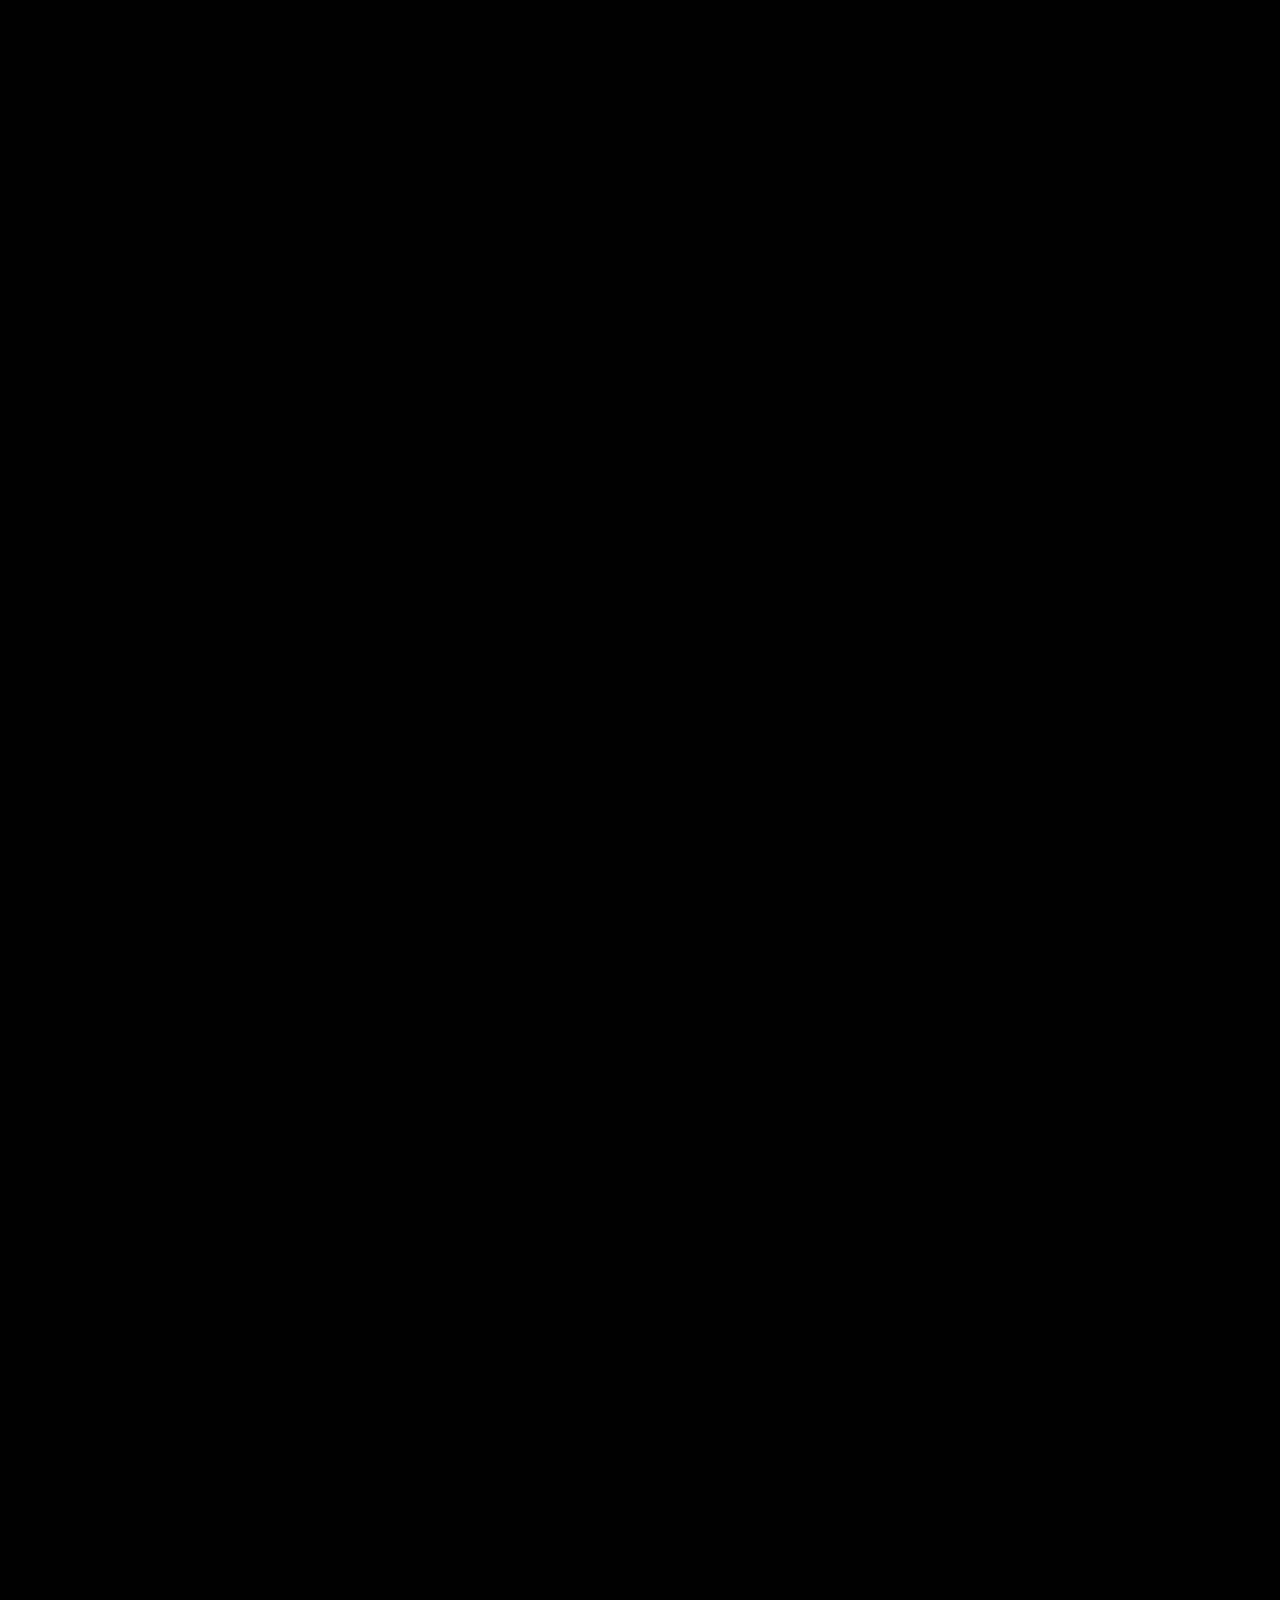
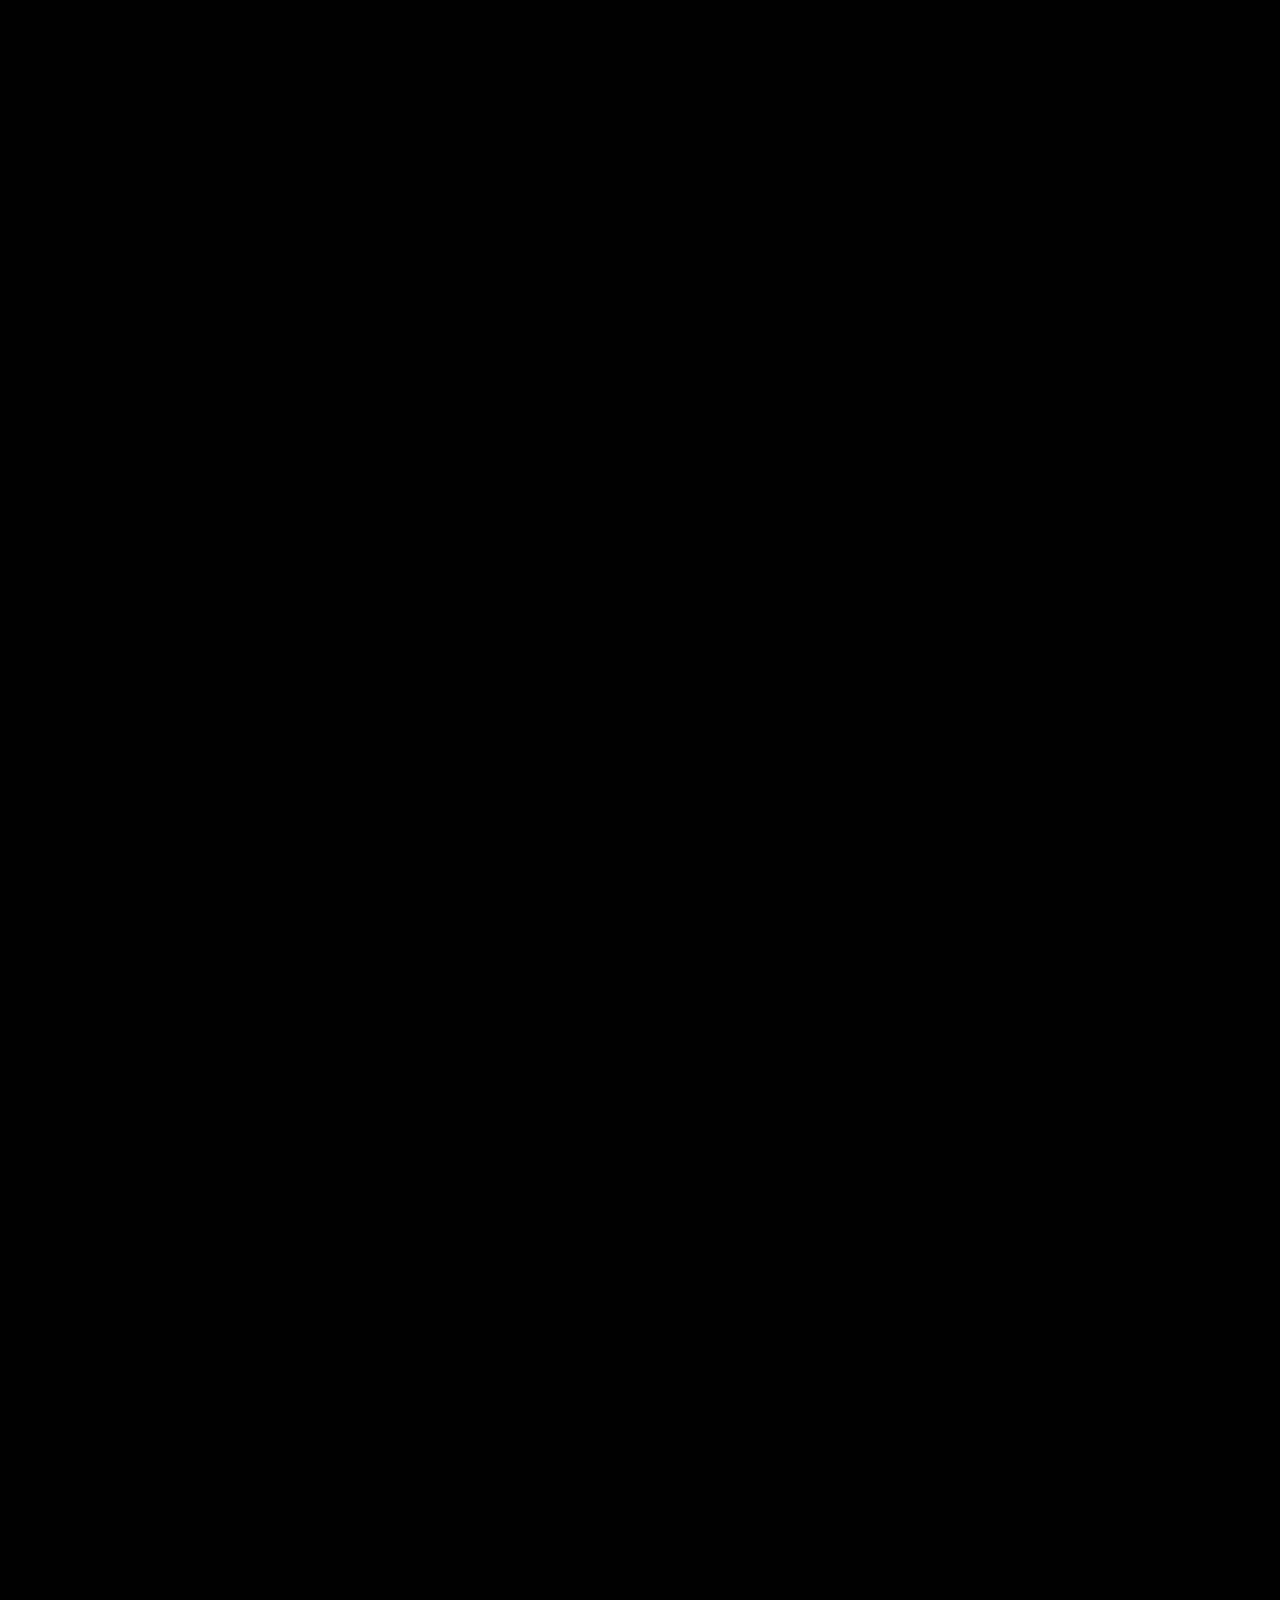
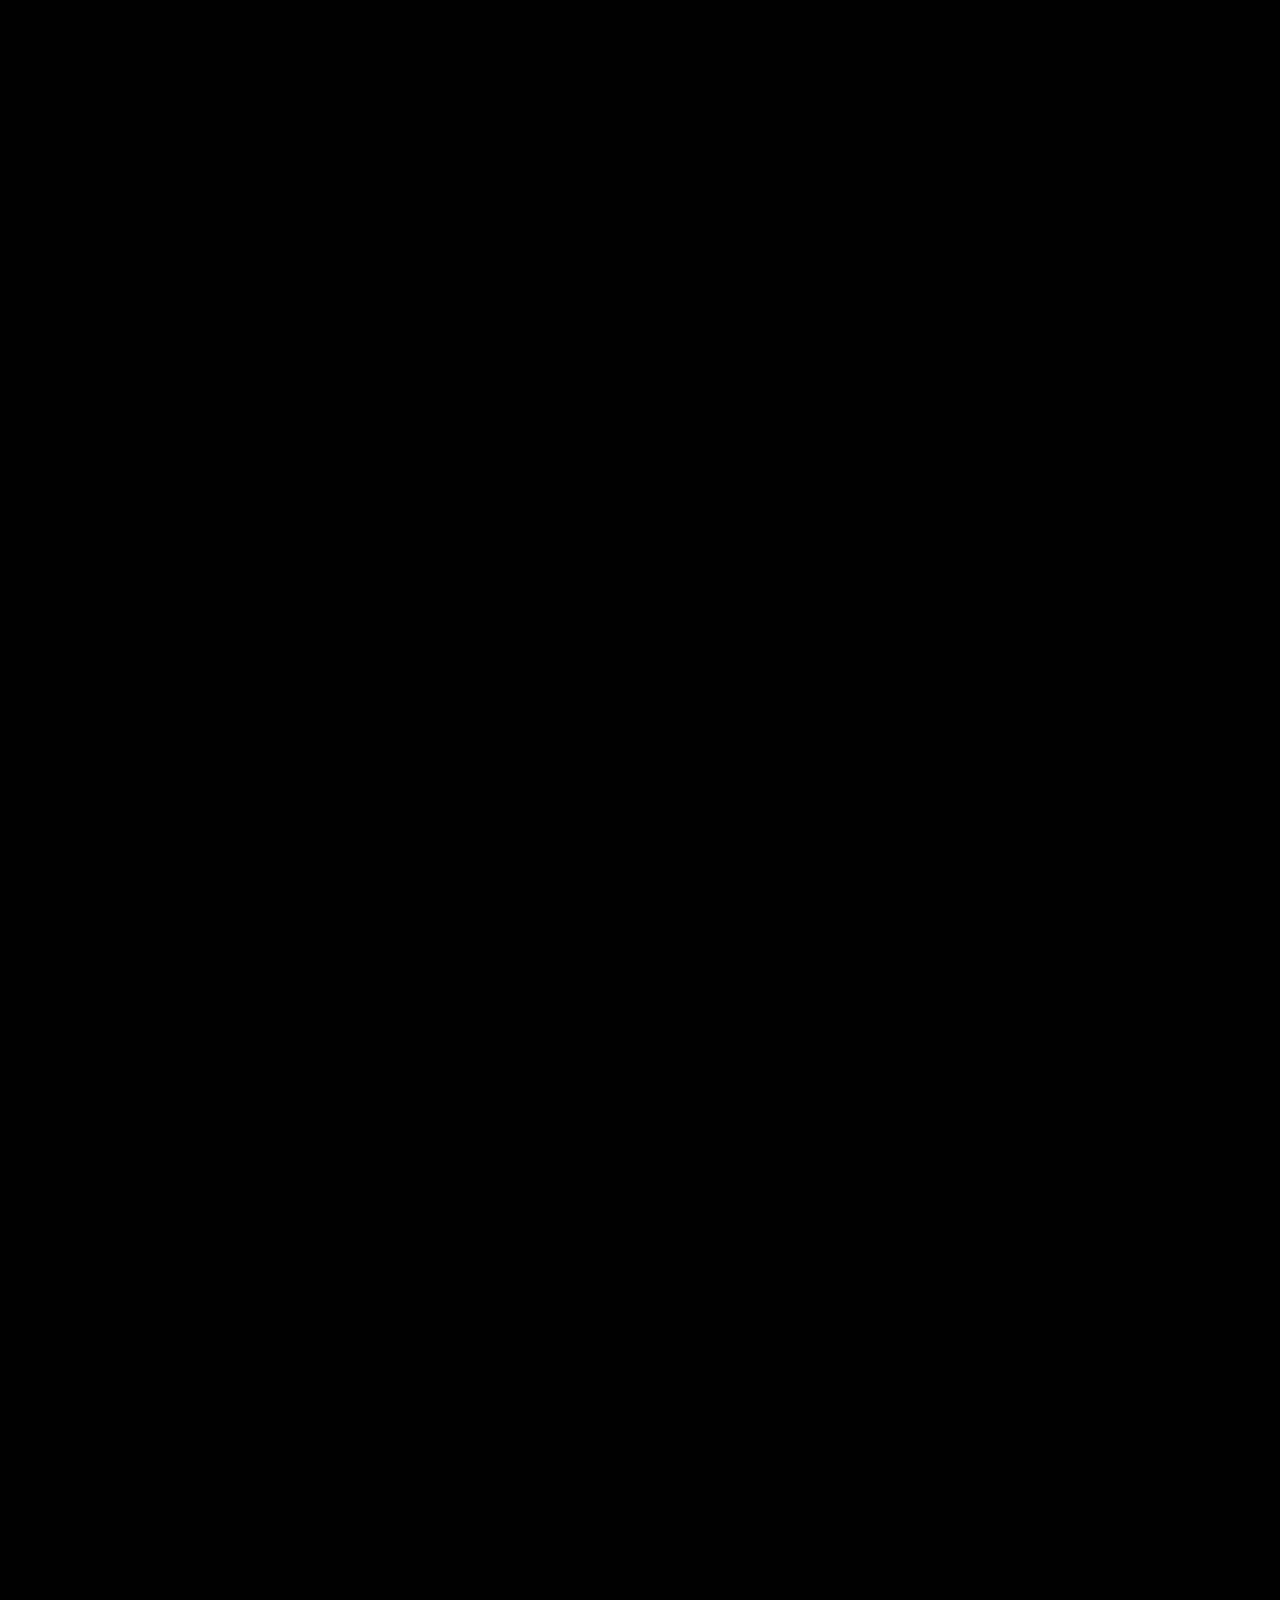
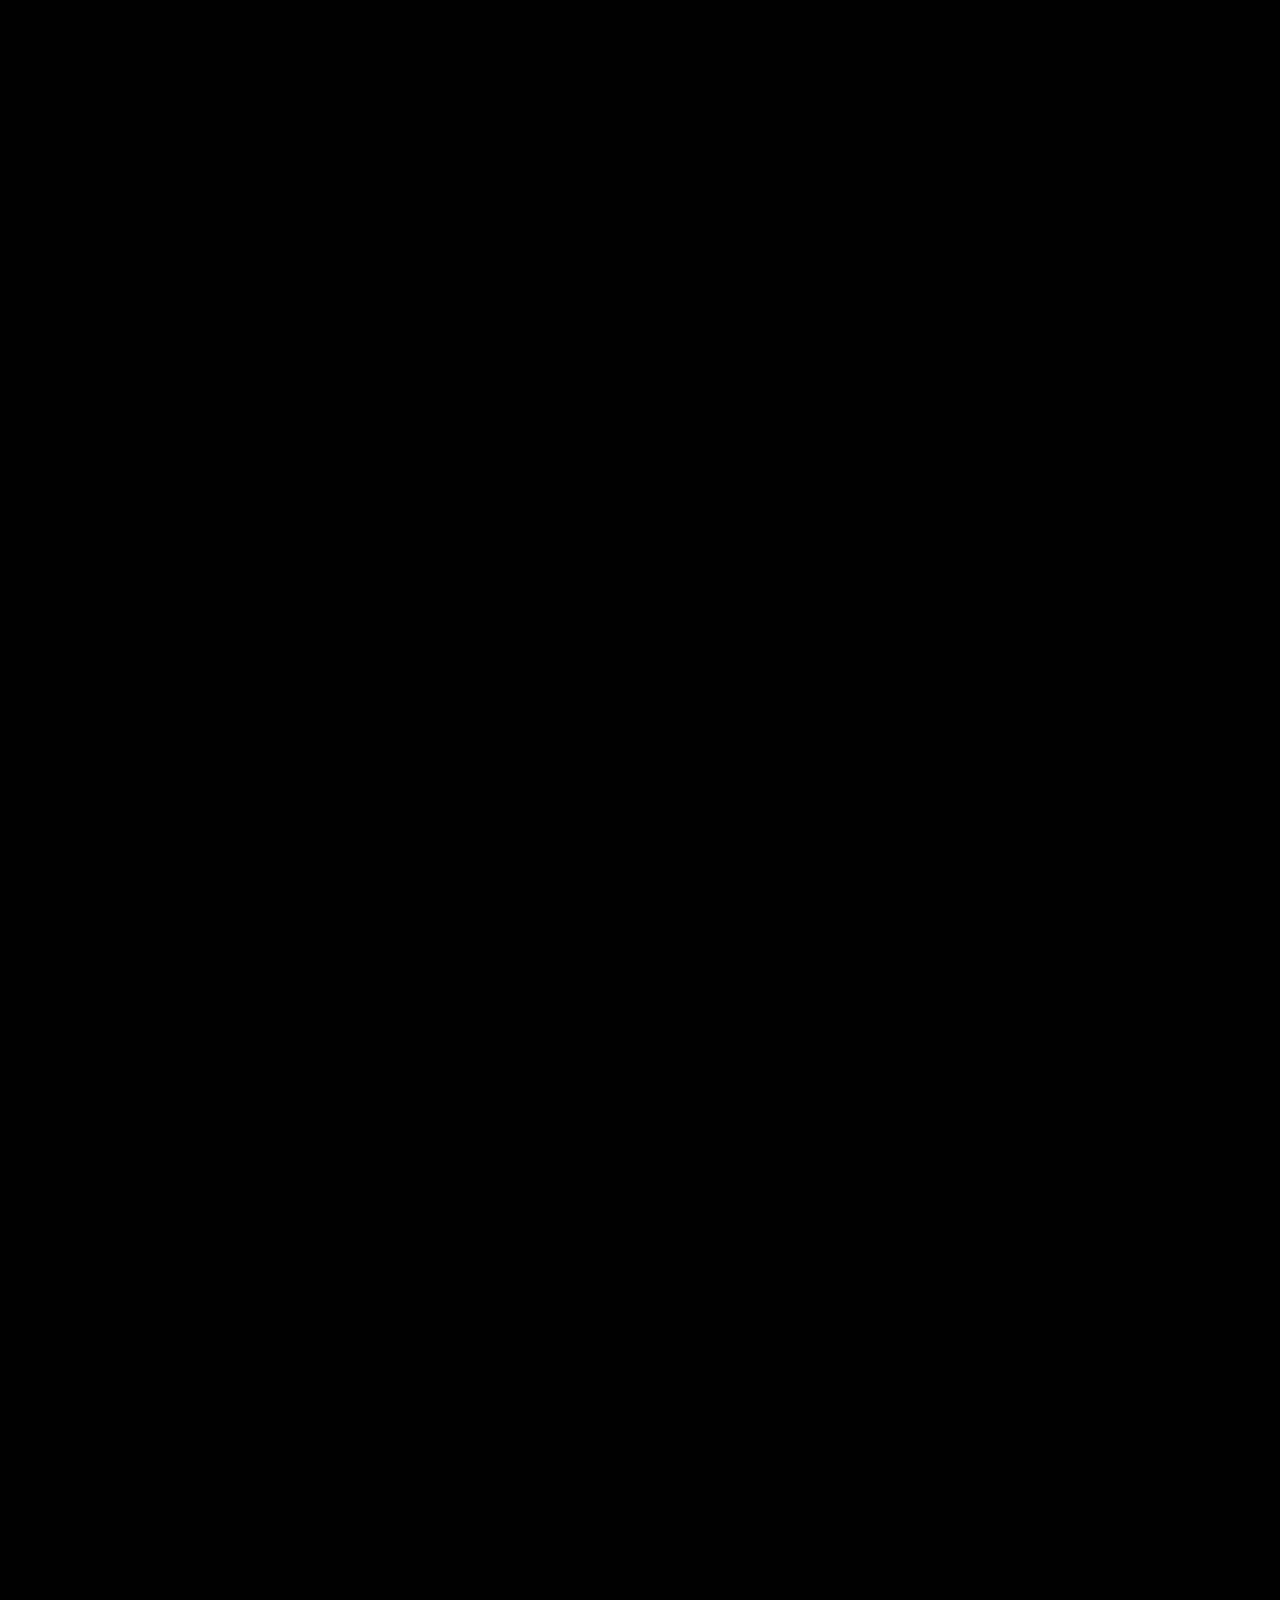
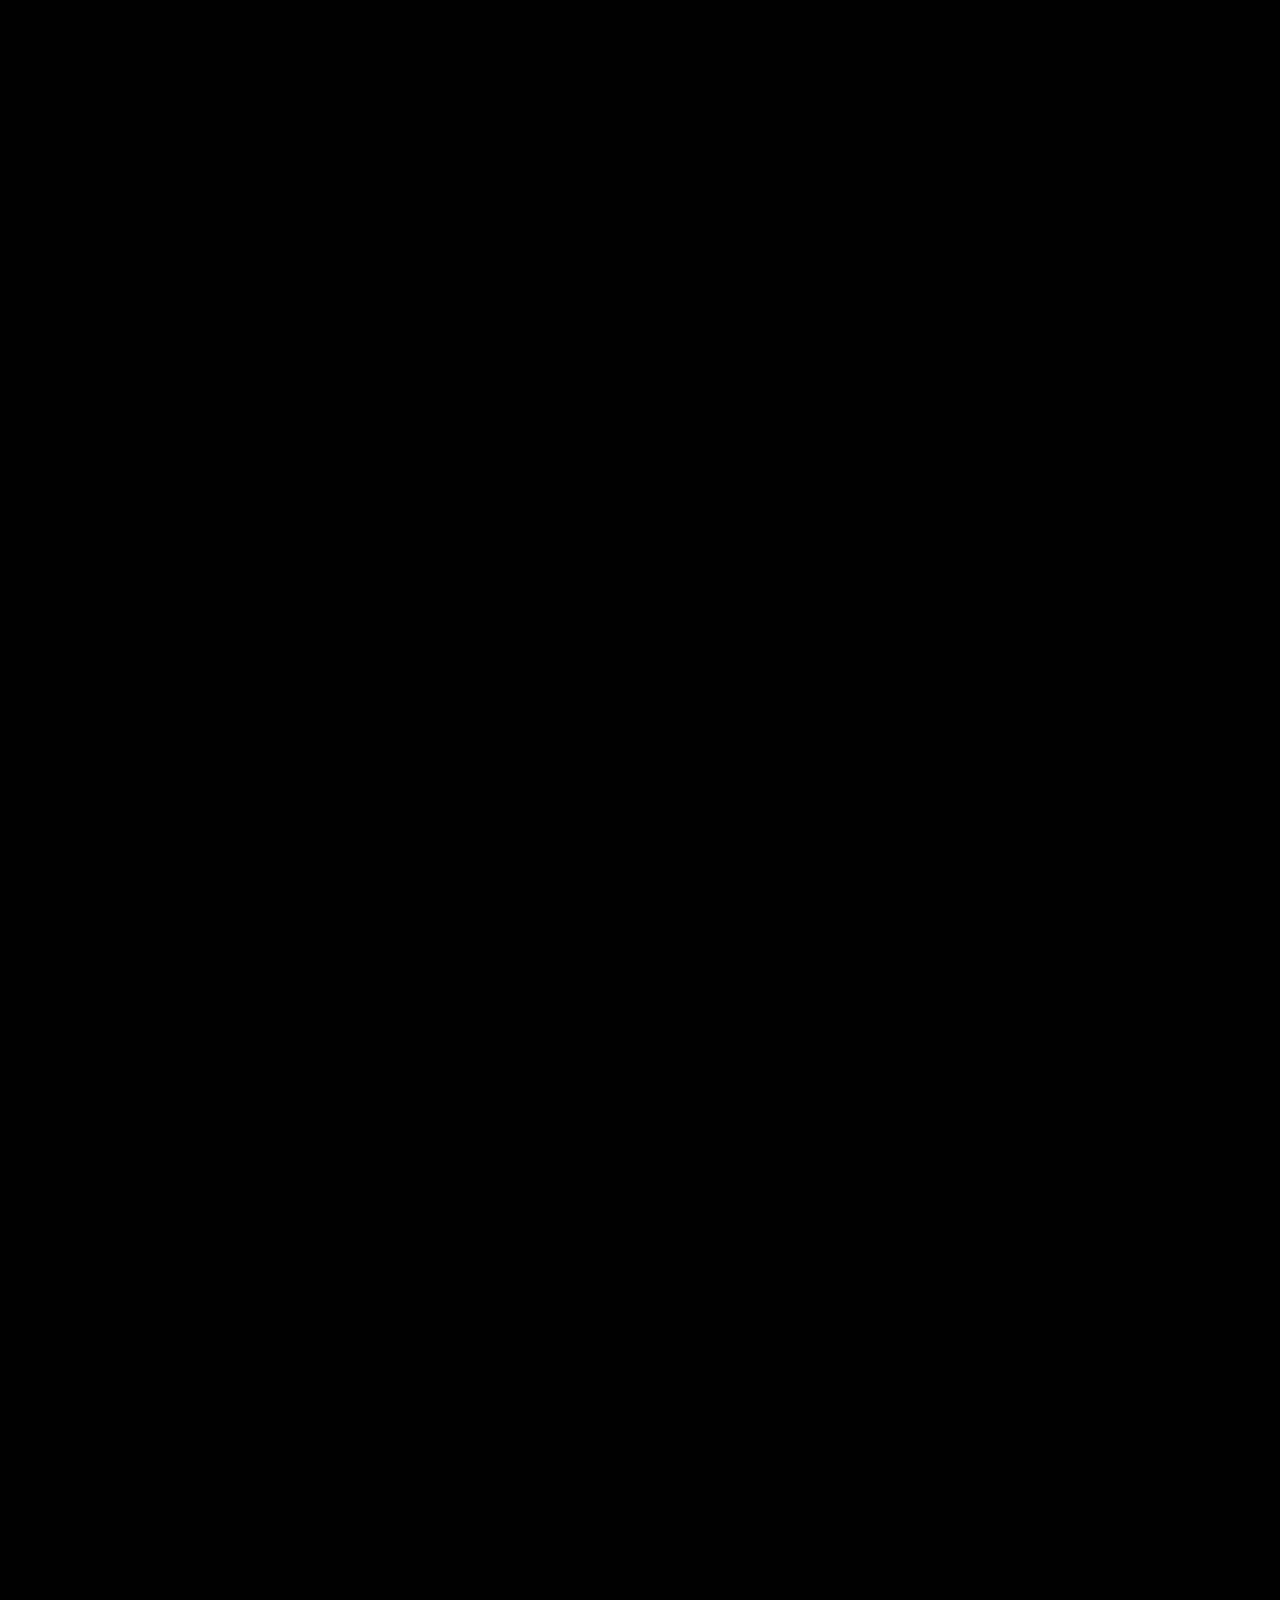
<file: register.html>
<!DOCTYPE html>
<html lang="en">
<head>
    <meta charset="UTF-8">
    <meta name="viewport" content="width=device-width, initial-scale=1.0">
    <title>GBG PlayZone - Register</title>
    <link rel="stylesheet" href="style.css">
</head>
<body>

    <!-- Navigation -->
    <nav>
        <div class="logo">GBG PlayZone</div>
        <ul class="nav-links">
            <li><a href="index.html">Home</a></li>
            <li><a href="games.html">Games</a></li>
            <li><a href="tournaments.html">Tournaments</a></li>
            <li><a href="register.html" class="active">Register</a></li>
            <li><a href="rules.html">Rules</a></li>
        </ul>
    </nav>

    

    <!-- Overlay -->
    <div class="overlay"></div>

    <!-- Register Form Content -->
    <div class="content">
        <h1>Register for GBG PlayZone</h1>
        <p>Join the ultimate gaming tournament platform</p>

        <form class="register-form" action="#" method="post">
            <input type="text" name="name" placeholder="Full Name" required>
            <input type="email" name="email" placeholder="Email Address" required>
            <input type="text" name="username" placeholder="Username" required>
            <input type="password" name="password" placeholder="Password" required>
            <input type="password" name="confirm-password" placeholder="Confirm Password" required>
            <button type="submit" class="btn">Register Now</button>
        </form>

        <p style="margin-top:15px; color:white;">
            Already have an account? <a href="#" style="color:#ffcc00;">Login</a>
        </p>
    </div>

</body>
</html>
</file>
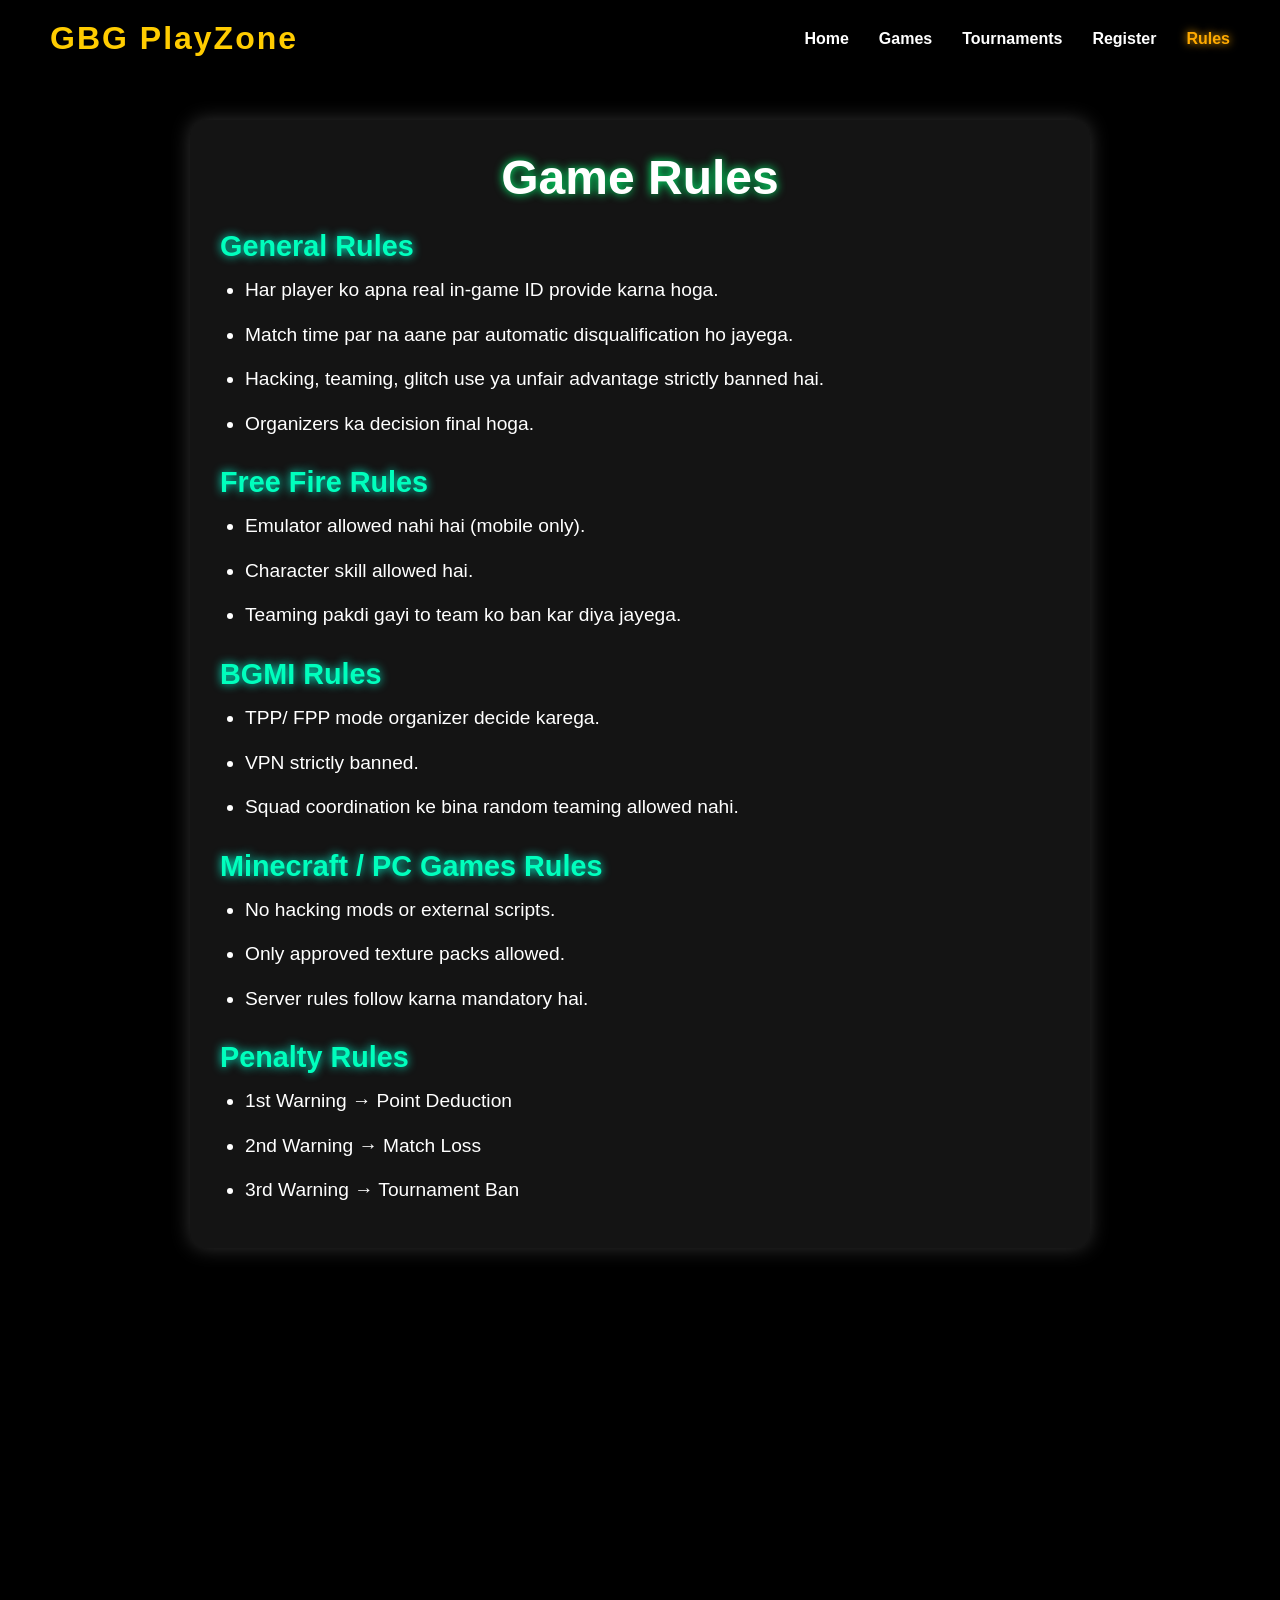
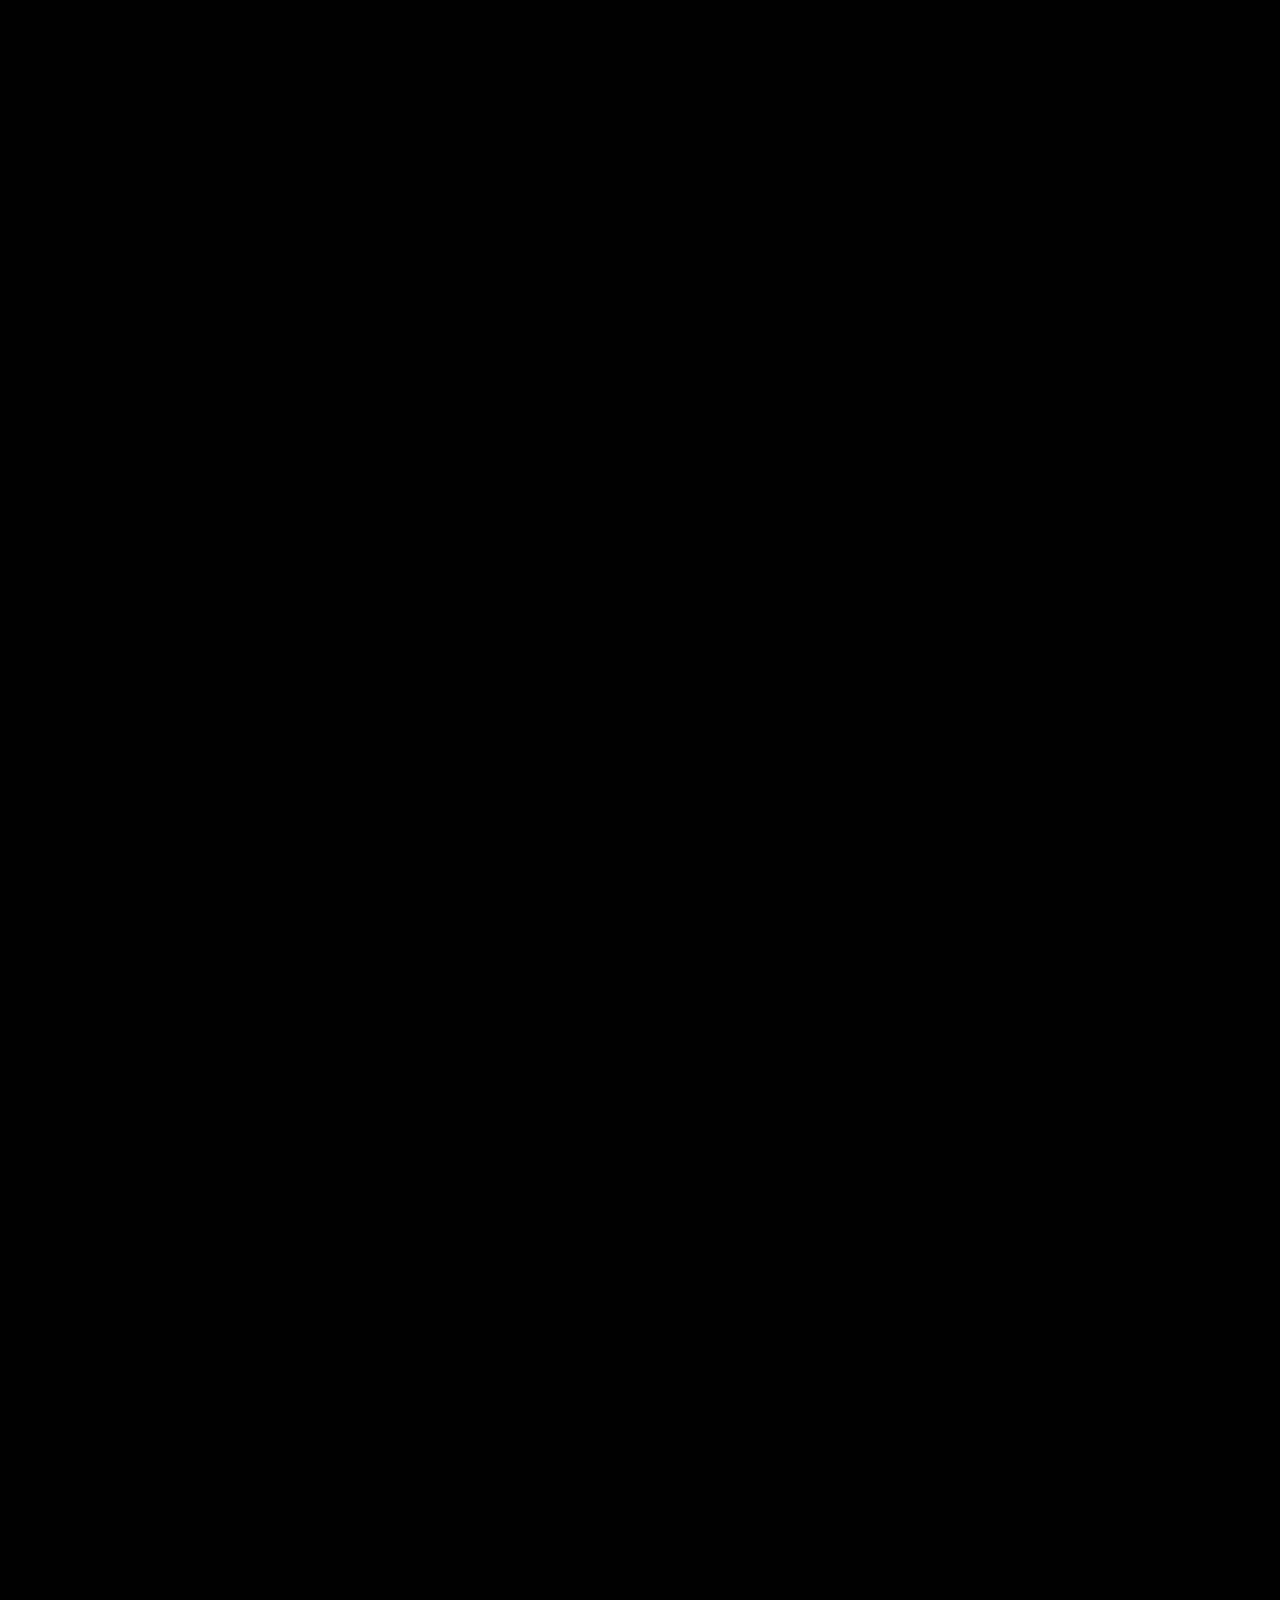
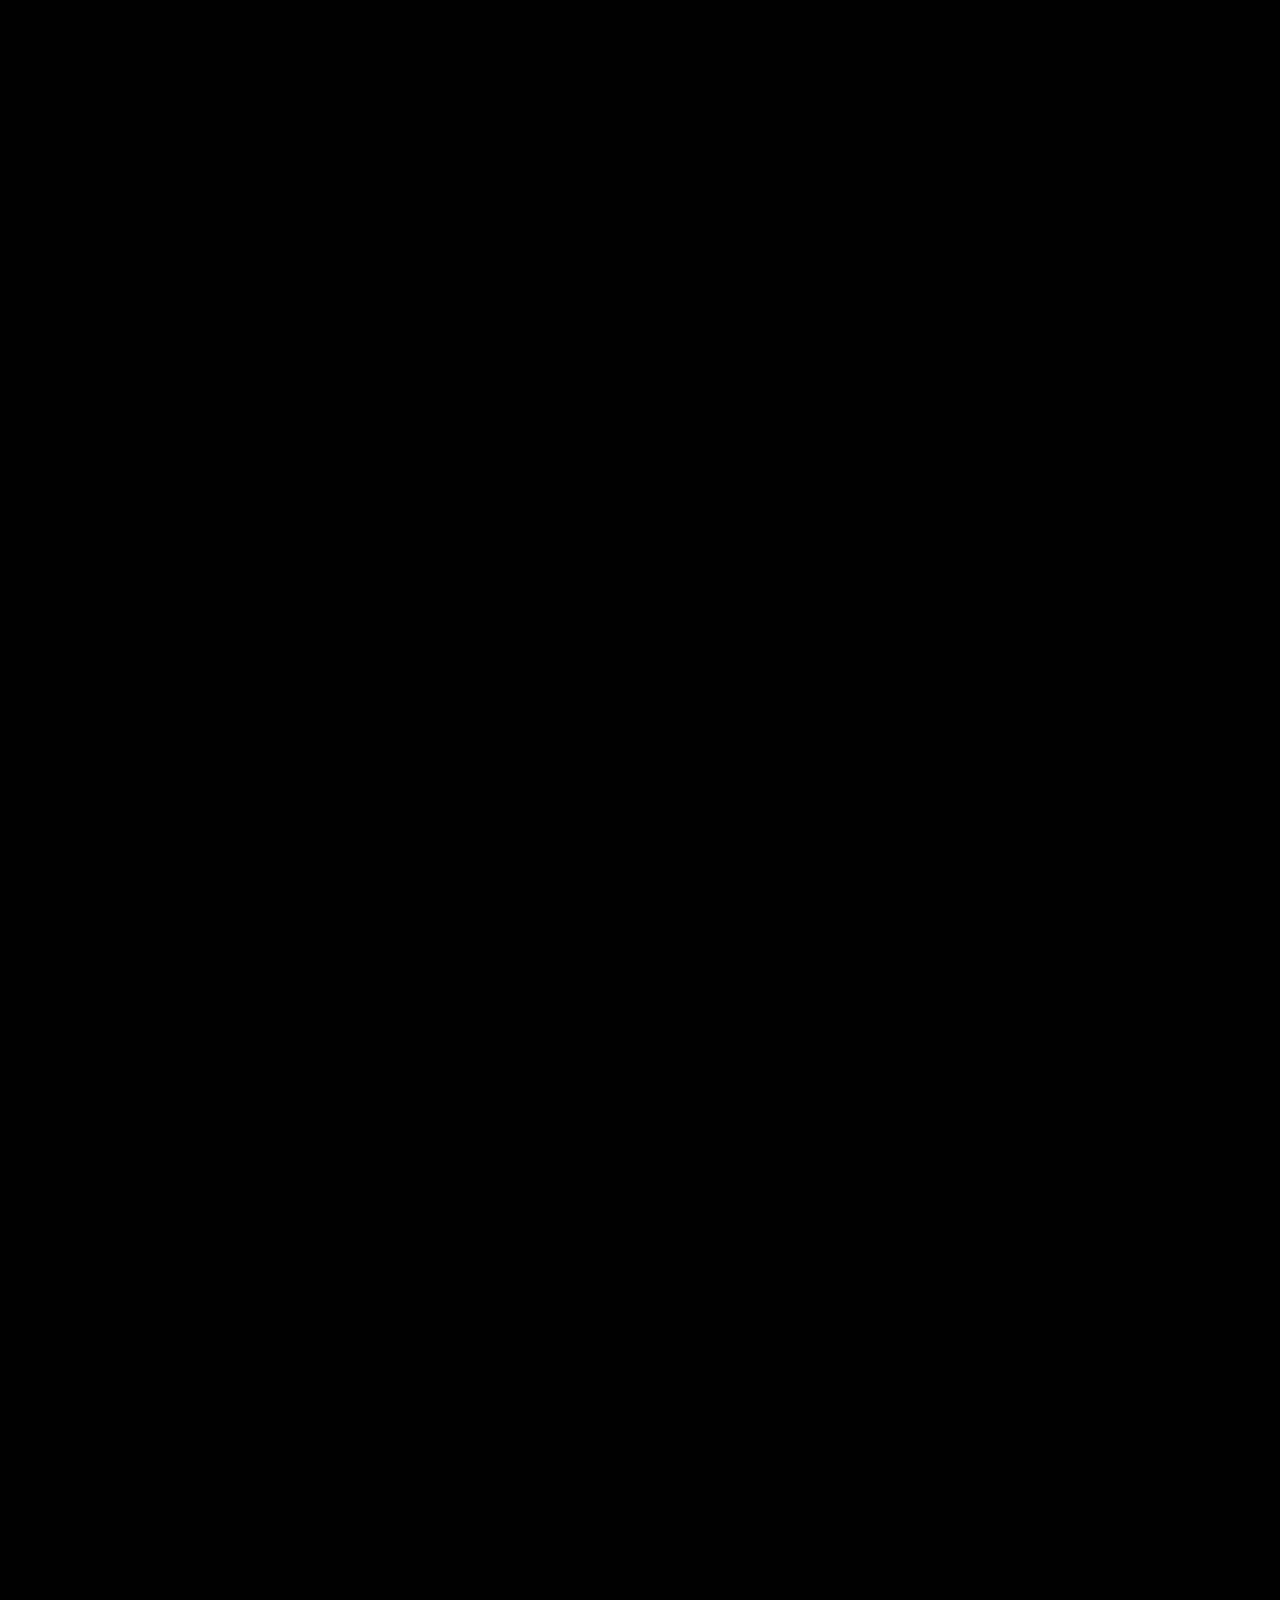
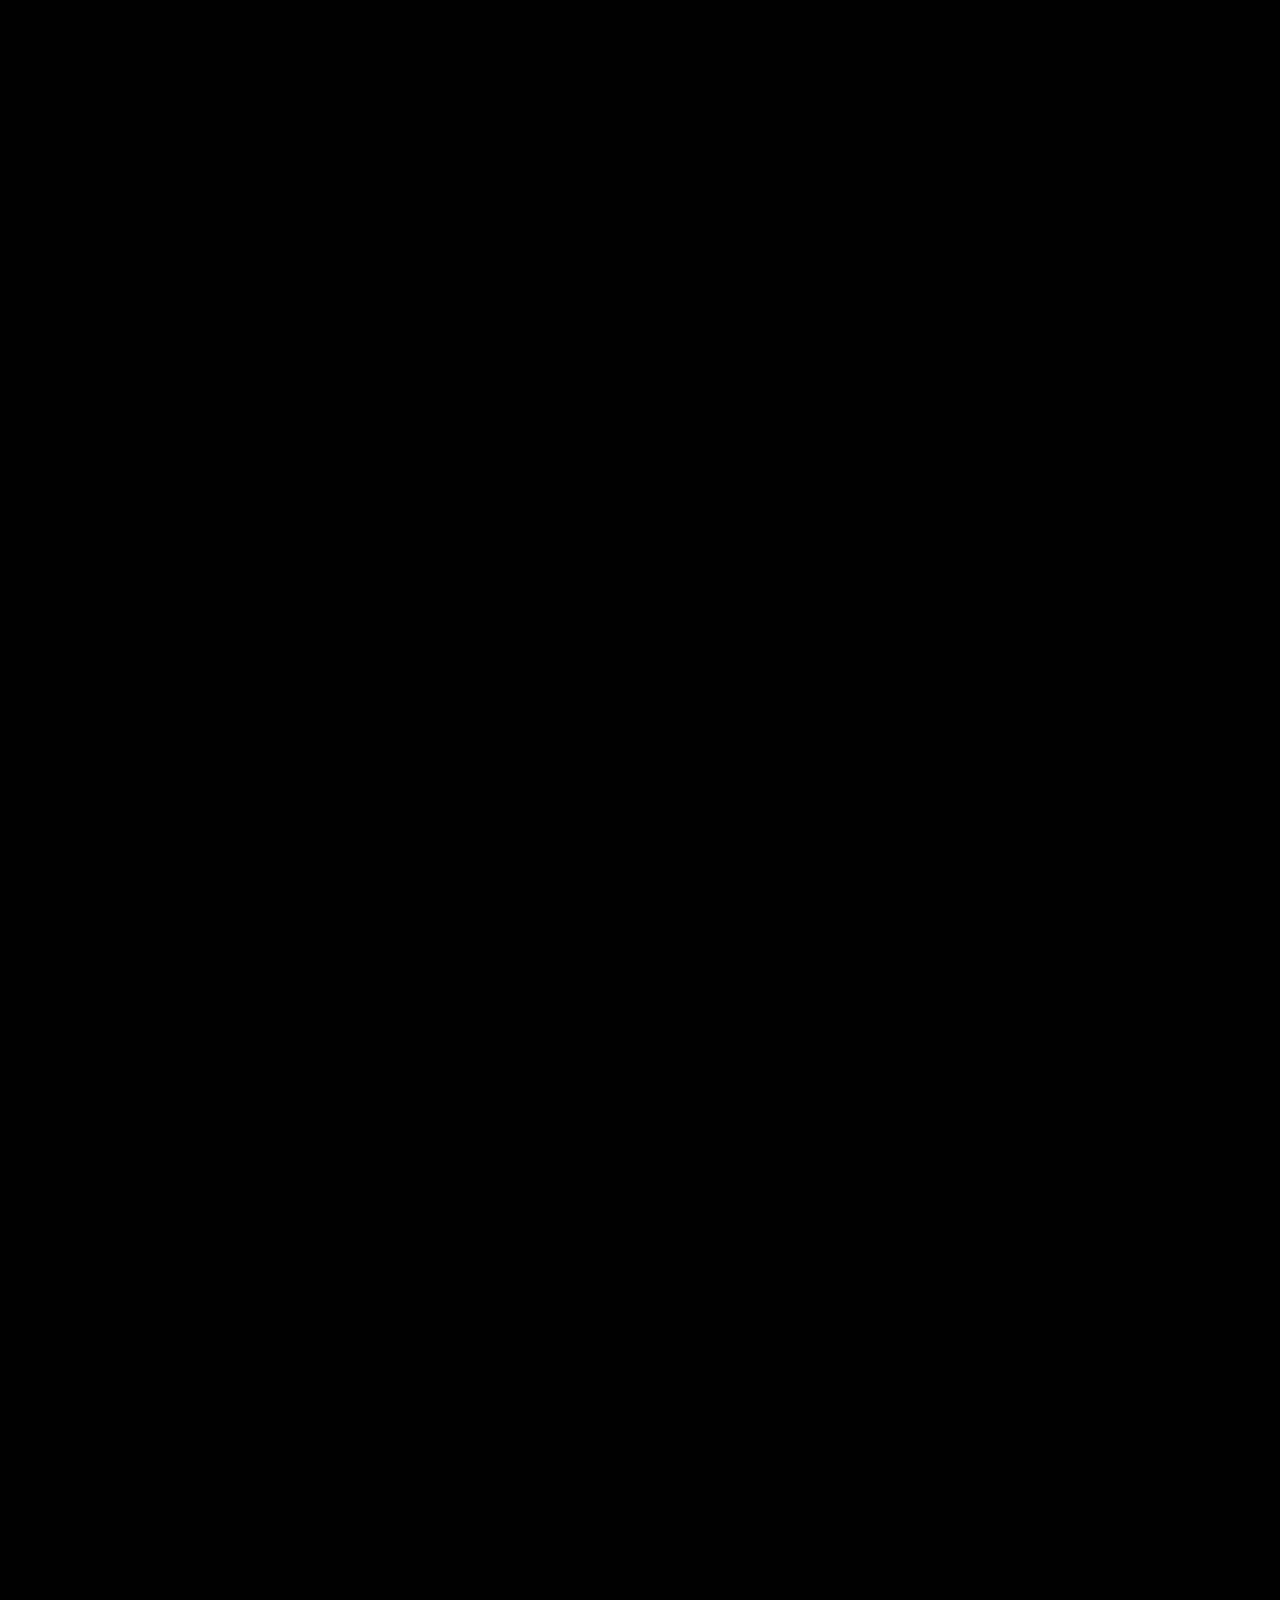
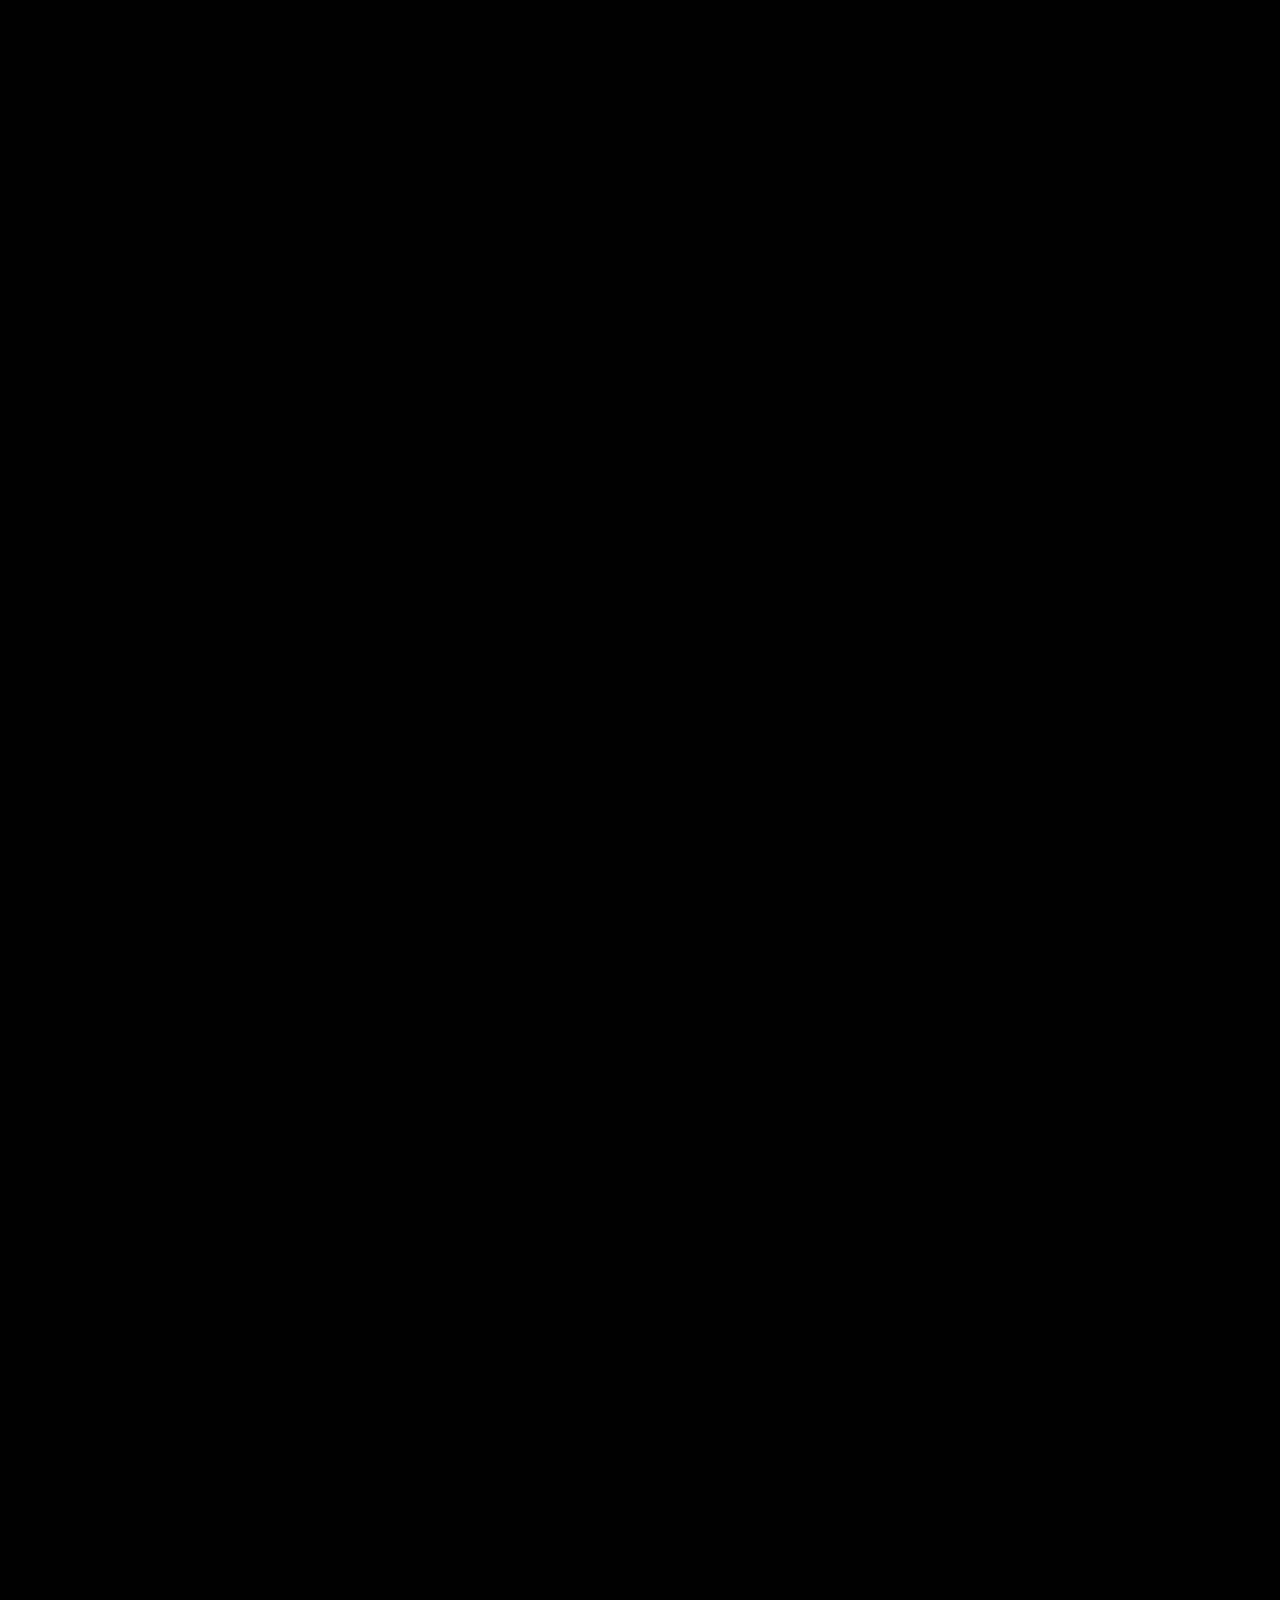
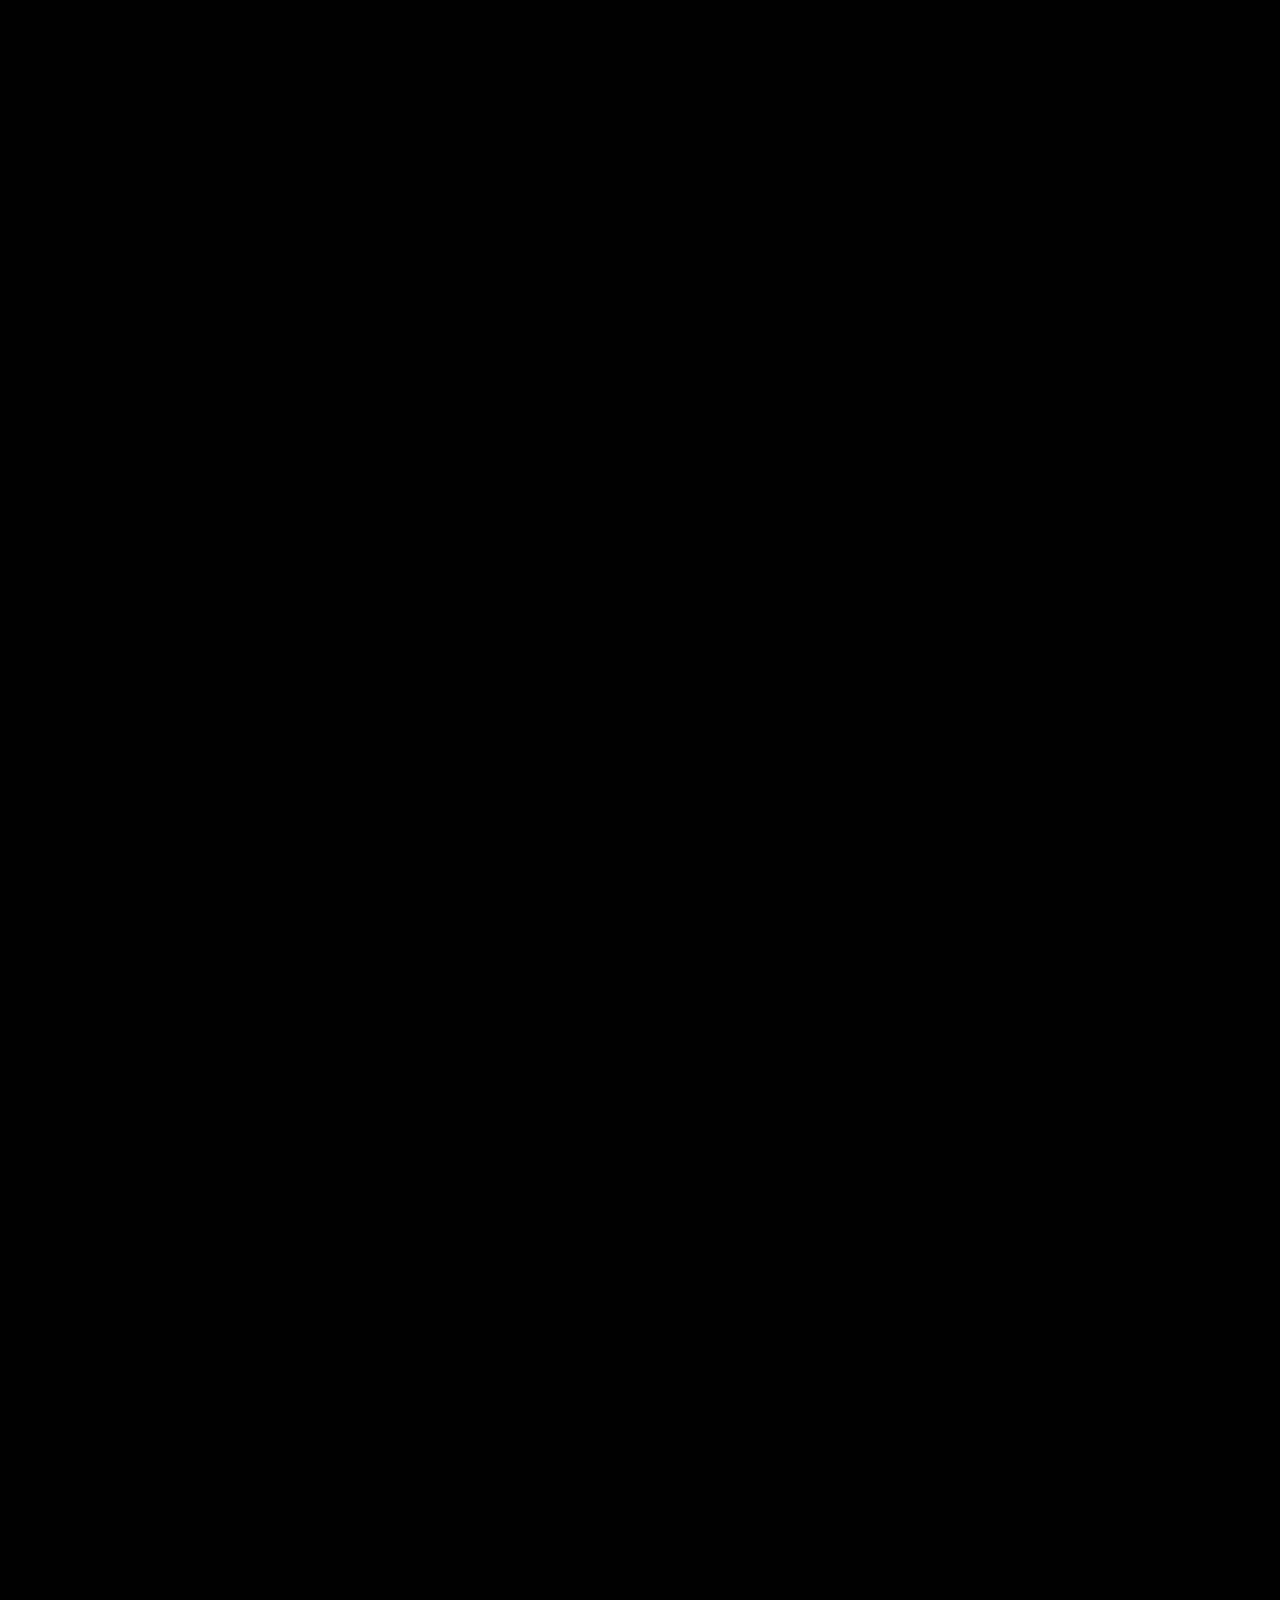
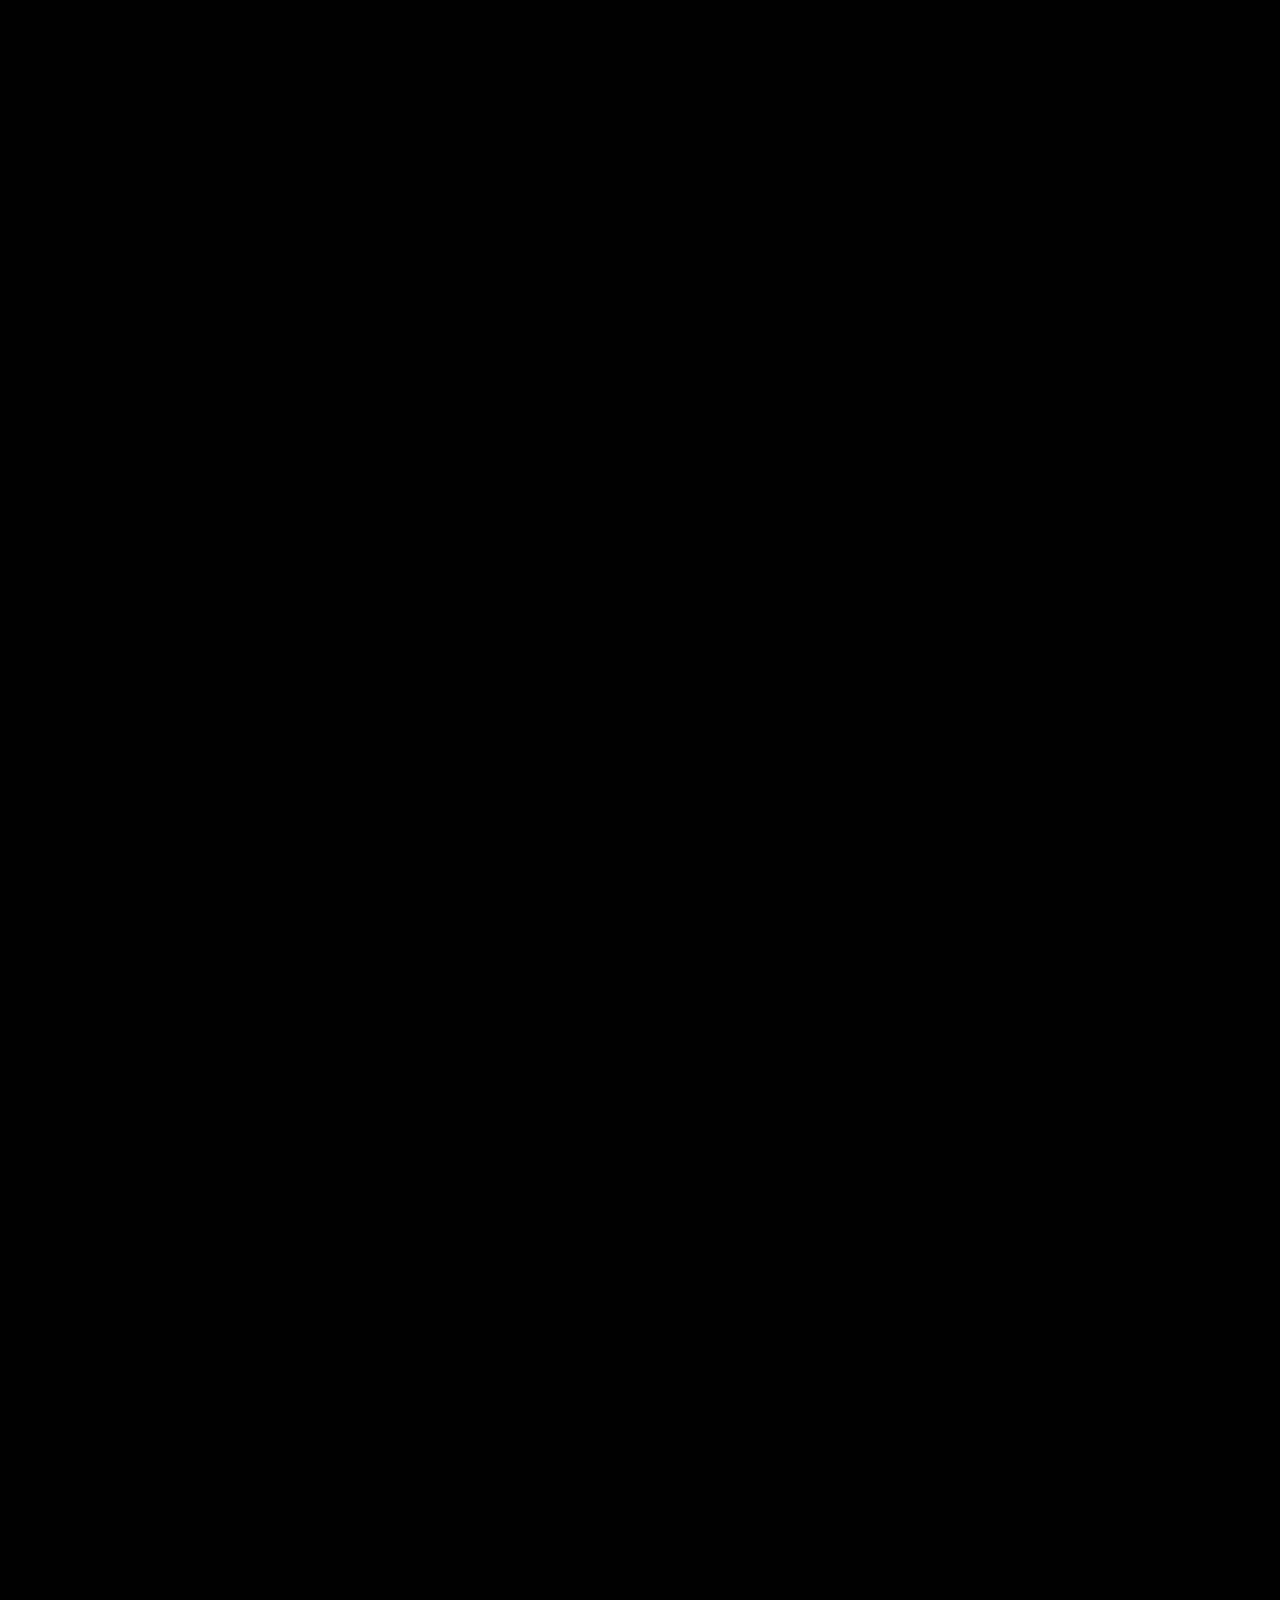
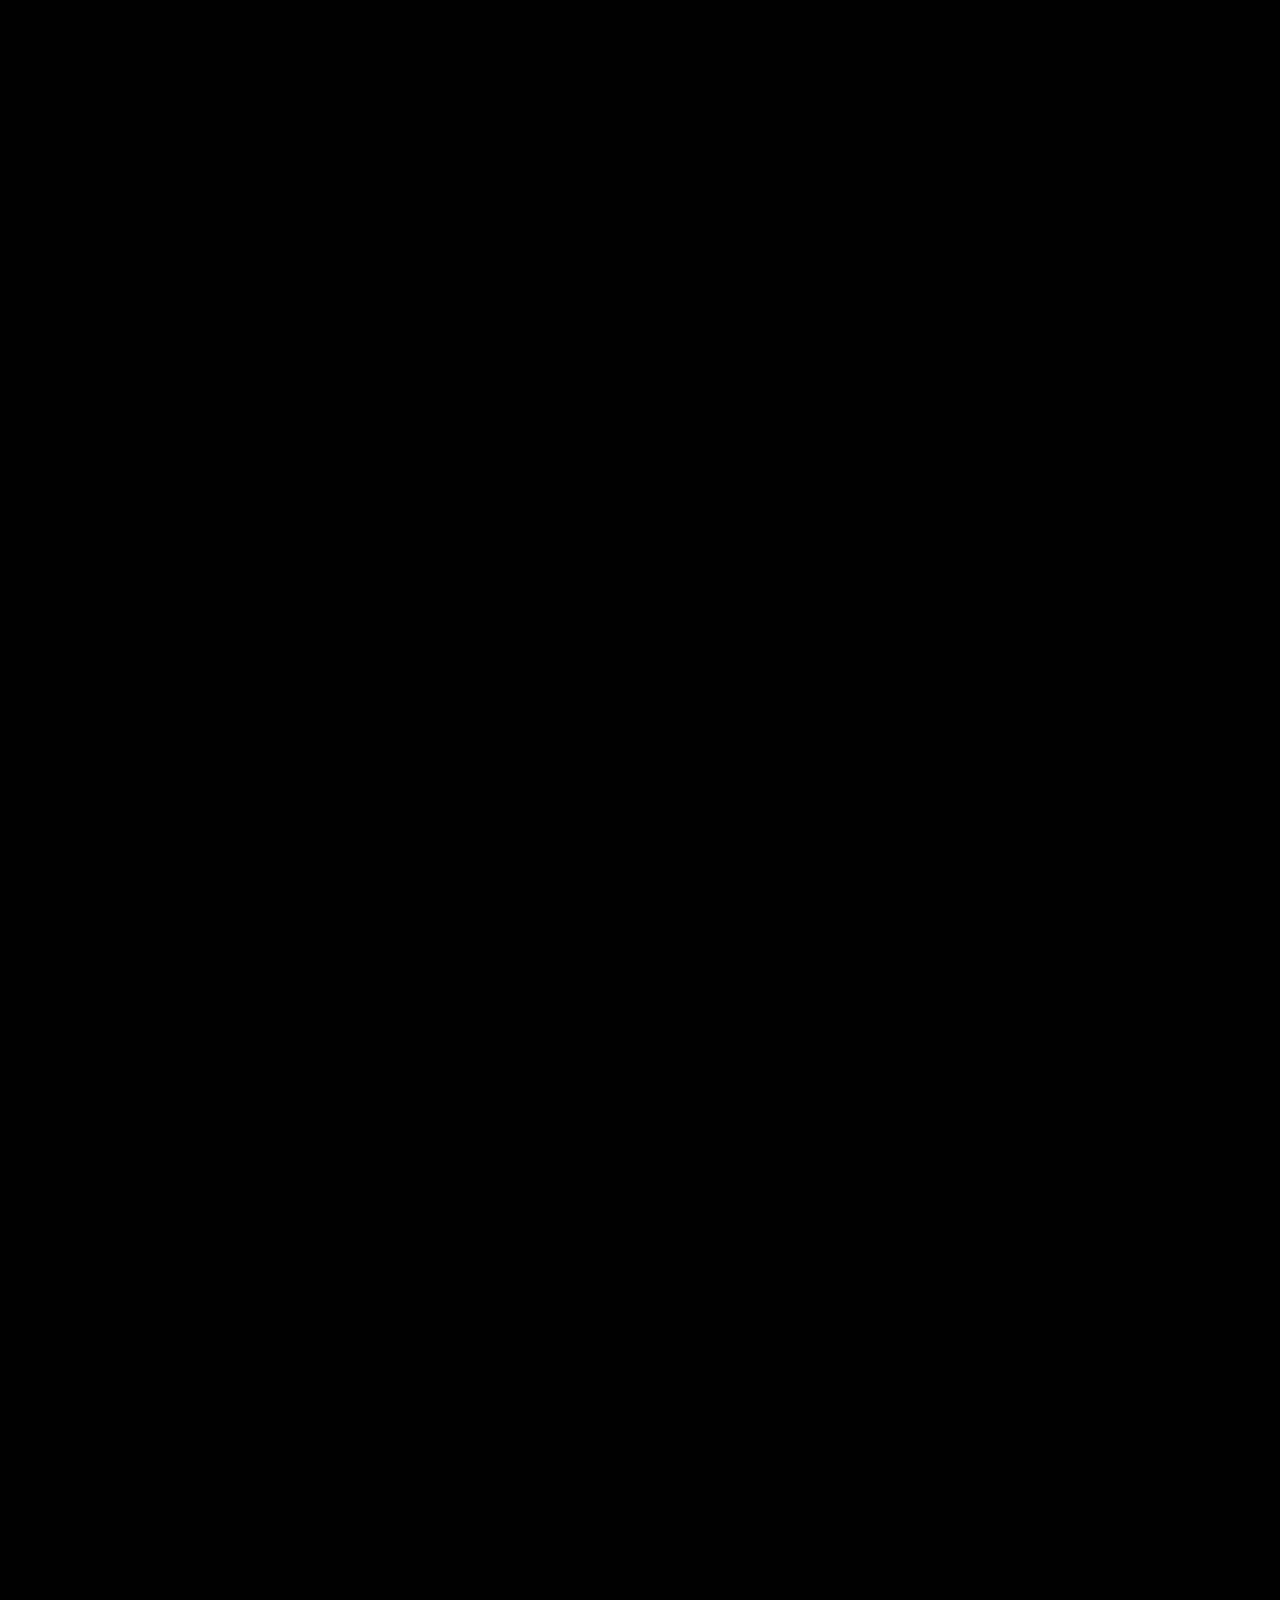
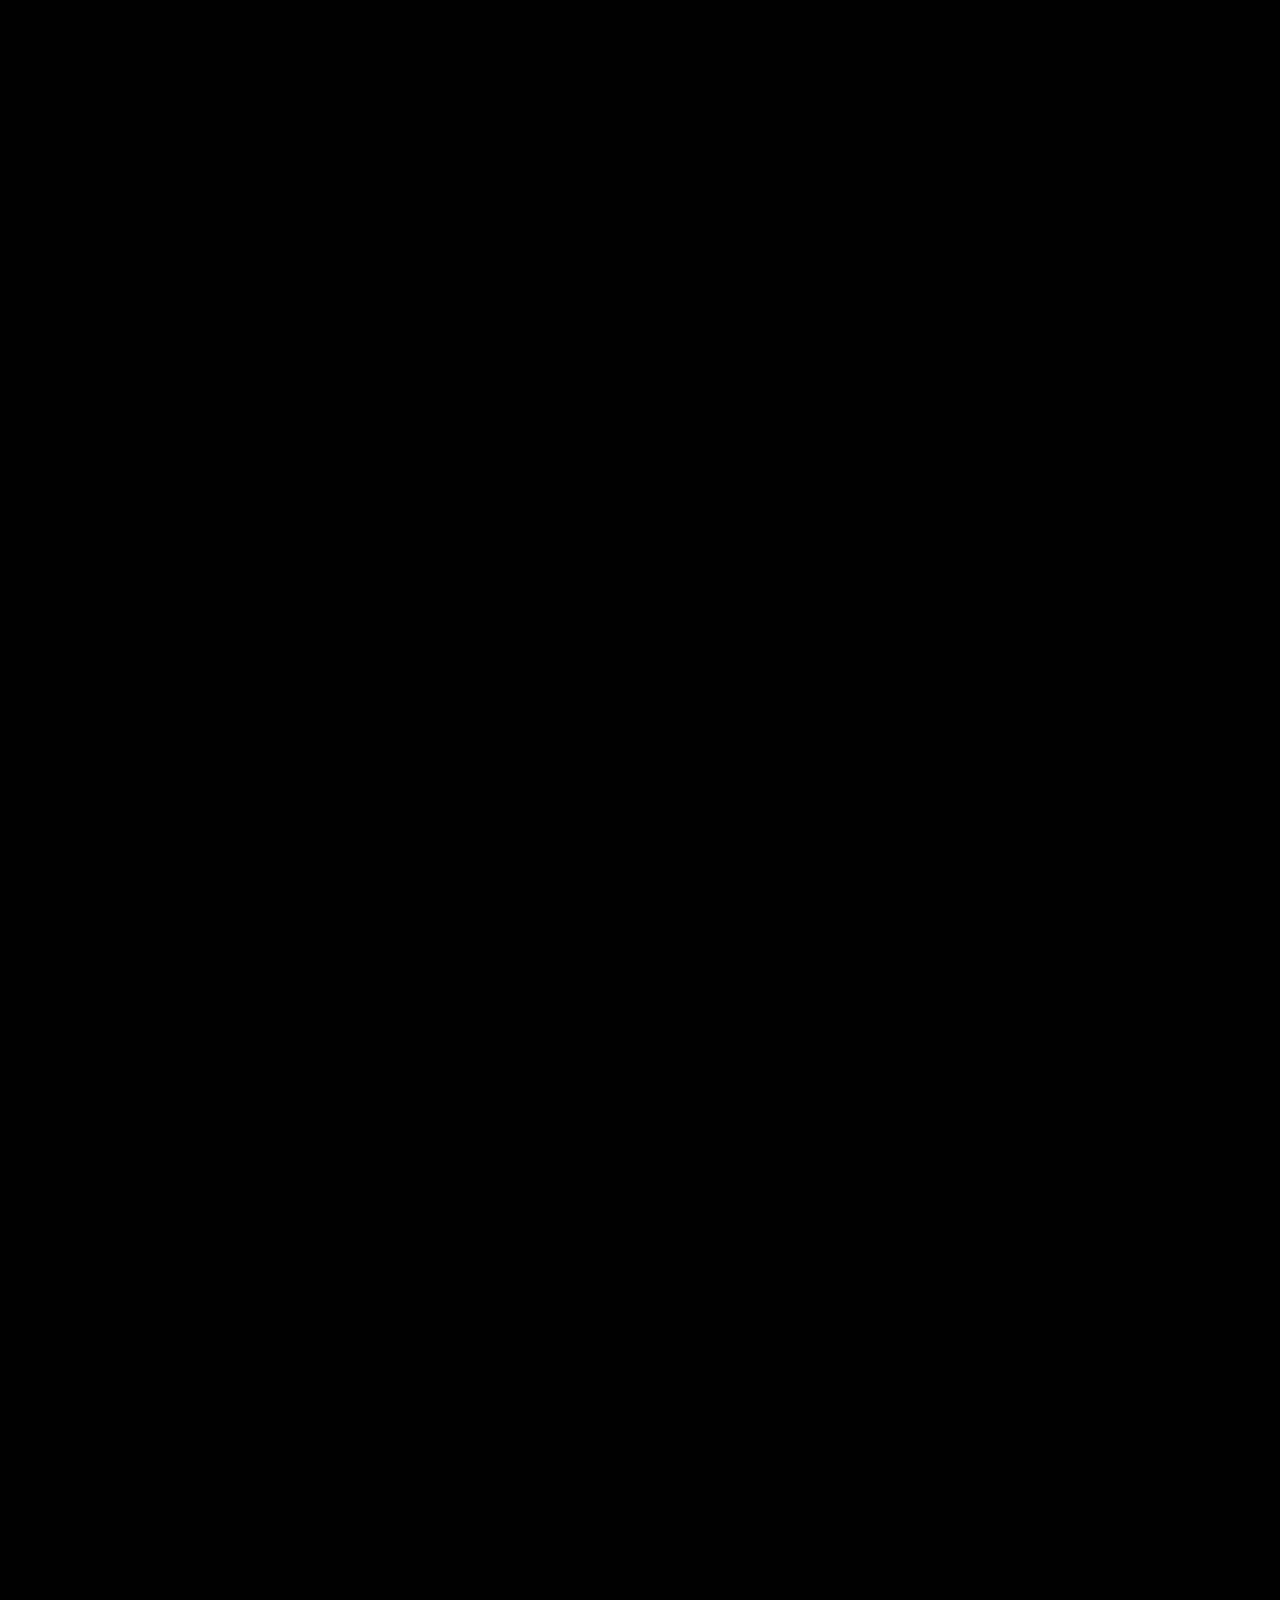
<file: rules.html>
<!DOCTYPE html>
<html lang="en">
<head>
    <meta charset="UTF-8">
    <meta name="viewport" content="width=device-width, initial-scale=1.0">
    <title>GBG PlayZone - Rules</title>
    <link rel="stylesheet" href="style.css">

    <style>
        .rules-container {
            margin-top: 120px;
            width: 90%;
            max-width: 900px;
            color: white;
            background: rgba(255,255,255,0.08);
            border-radius: 15px;
            padding: 30px;
            backdrop-filter: blur(10px);
            box-shadow: 0 0 20px rgba(255,255,255,0.2);
            margin-left: auto;
            margin-right: auto;
        }

        .rules-container h1 {
            font-size: 3rem;
            text-align: center;
            margin-bottom: 25px;
            text-shadow: 0 0 10px #00ff73;
        }

        .rules-container ul {
            padding-left: 25px;
            font-size: 1.2rem;
            line-height: 1.8;
        }

        .rules-container li {
            margin: 10px 0;
        }

        .rules-section-title {
            margin-top: 25px;
            font-size: 1.8rem;
            font-weight: 700;
            color: #00ffbd;
            text-shadow: 0 0 10px #00ffd5;
        }
    </style>
</head>

<body>



    <!-- Overlay -->
    <div class="overlay"></div>

    <!-- Navigation -->
    <nav>
        <div class="logo">GBG PlayZone</div>
        <ul class="nav-links">
            <li><a href="index.html">Home</a></li>
            <li><a href="games.html">Games</a></li>
            <li><a href="tournaments.html">Tournaments</a></li>
            <li><a href="register.html">Register</a></li>
            <li><a href="rules.html" class="active">Rules</a></li>
        </ul>
    </nav>

    <!-- Rules Content -->
    <div class="rules-container">
        <h1>Game Rules</h1>

        <h2 class="rules-section-title">General Rules</h2>
        <ul>
            <li>Har player ko apna real in-game ID provide karna hoga.</li>
            <li>Match time par na aane par automatic disqualification ho jayega.</li>
            <li>Hacking, teaming, glitch use ya unfair advantage strictly banned hai.</li>
            <li>Organizers ka decision final hoga.</li>
        </ul>

        <h2 class="rules-section-title">Free Fire Rules</h2>
        <ul>
            <li>Emulator allowed nahi hai (mobile only).</li>
            <li>Character skill allowed hai.</li>
            <li>Teaming pakdi gayi to team ko ban kar diya jayega.</li>
        </ul>

        <h2 class="rules-section-title">BGMI Rules</h2>
        <ul>
            <li>TPP/ FPP mode organizer decide karega.</li>
            <li>VPN strictly banned.</li>
            <li>Squad coordination ke bina random teaming allowed nahi.</li>
        </ul>

        <h2 class="rules-section-title">Minecraft / PC Games Rules</h2>
        <ul>
            <li>No hacking mods or external scripts.</li>
            <li>Only approved texture packs allowed.</li>
            <li>Server rules follow karna mandatory hai.</li>
        </ul>

        <h2 class="rules-section-title">Penalty Rules</h2>
        <ul>
            <li>1st Warning → Point Deduction</li>
            <li>2nd Warning → Match Loss</li>
            <li>3rd Warning → Tournament Ban</li>
        </ul>
    </div>

</body>
</html>
</file>
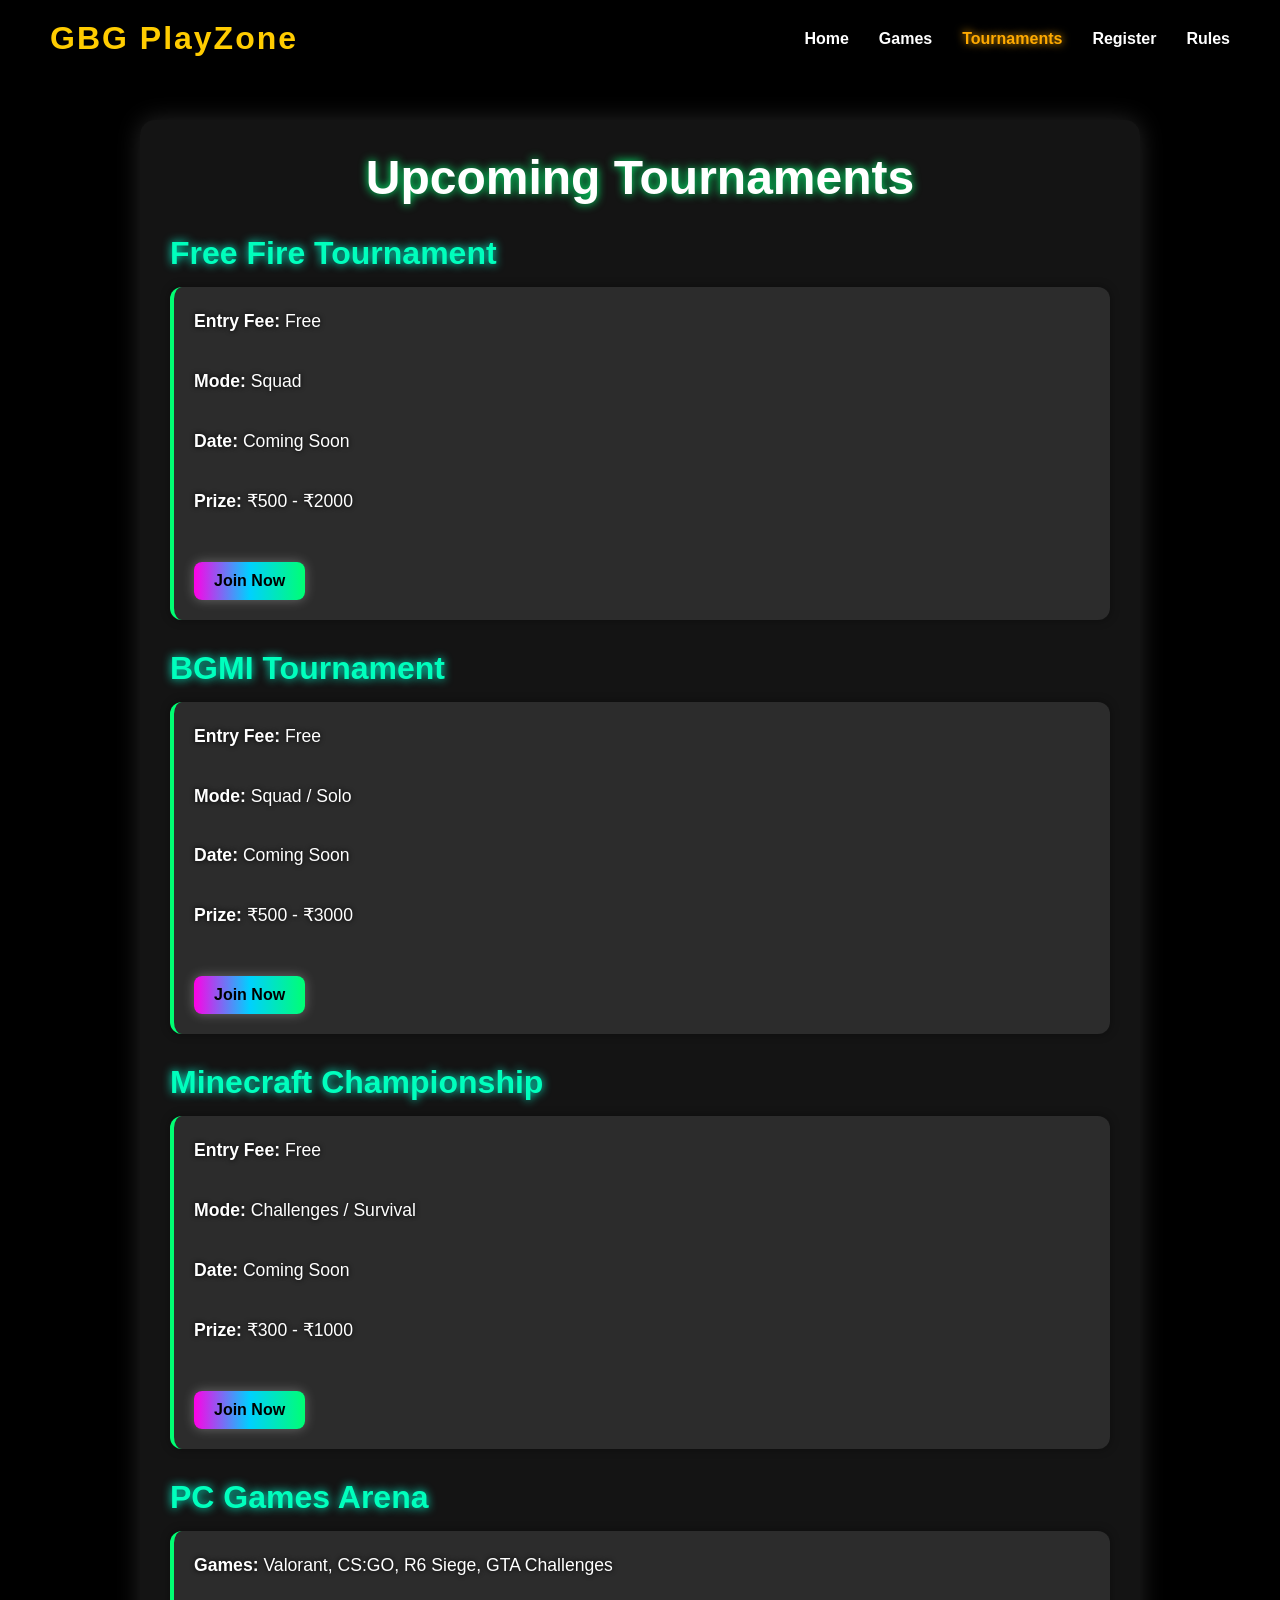
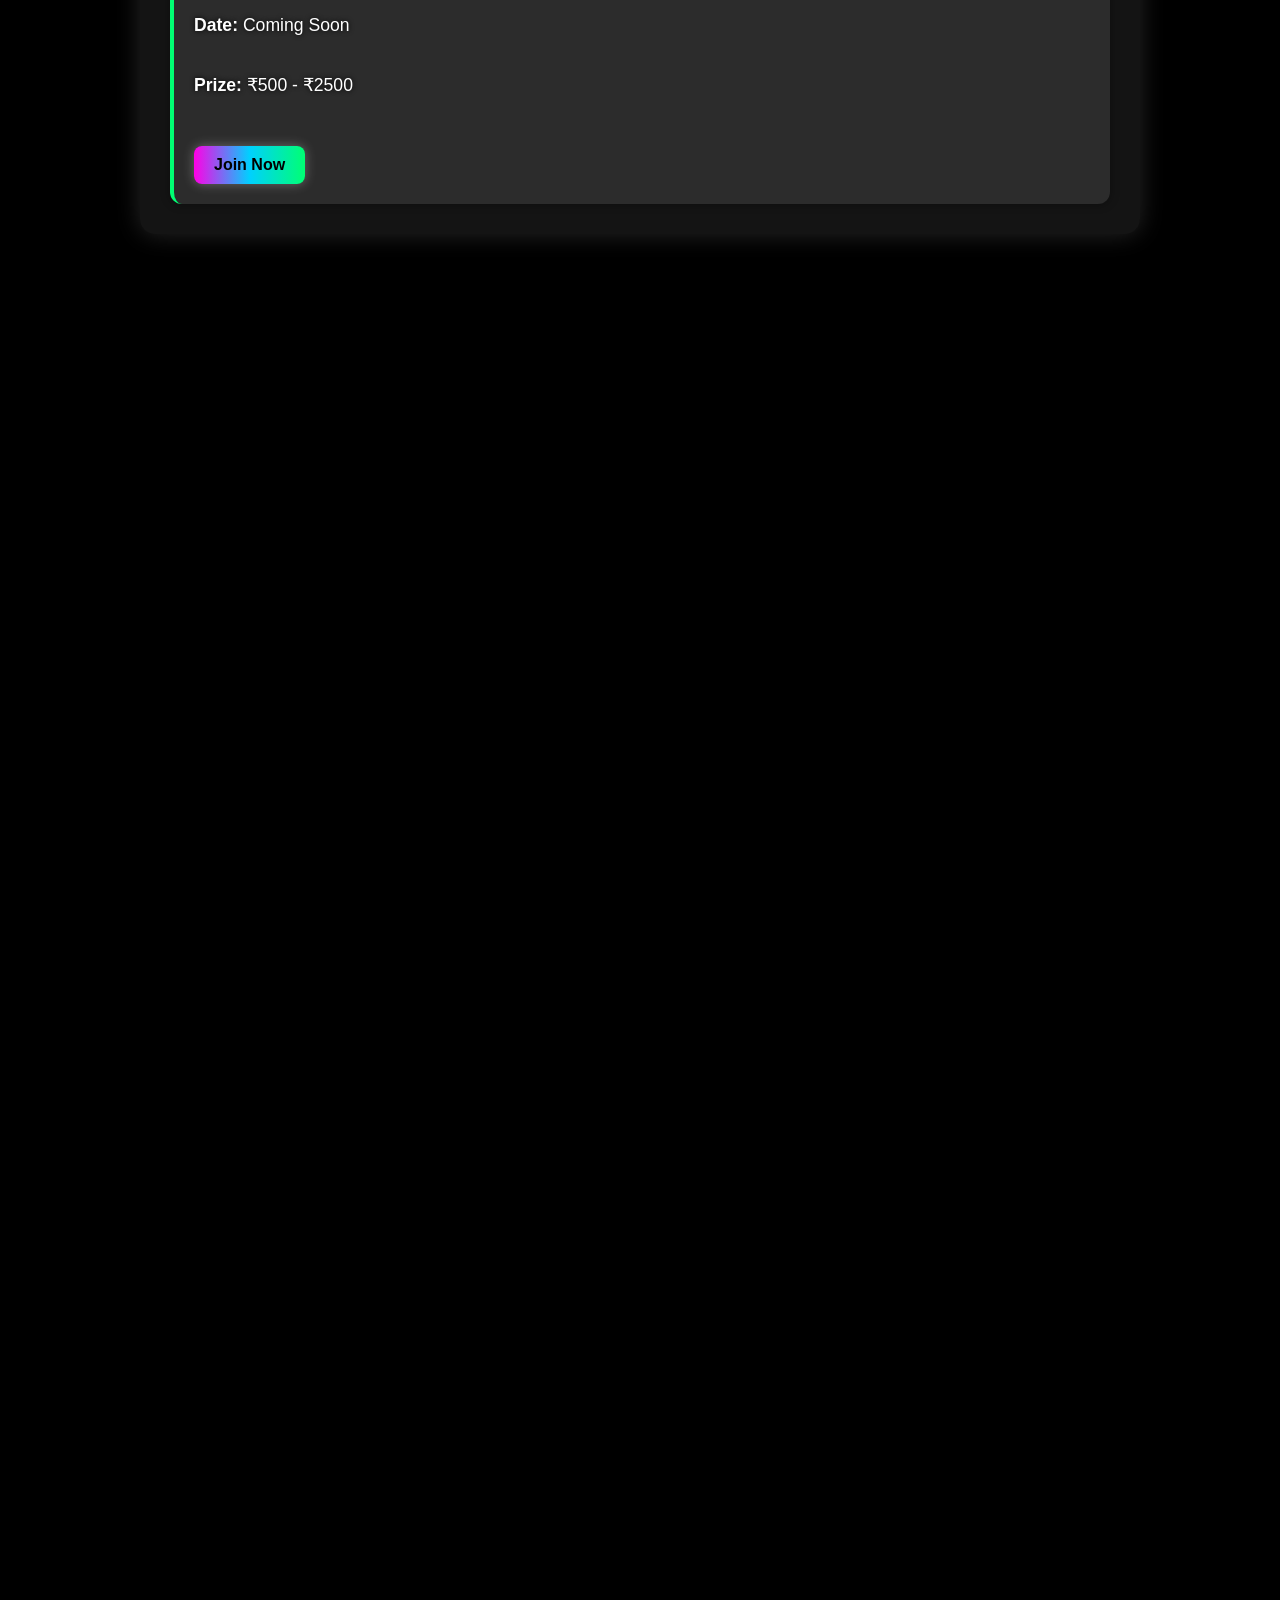
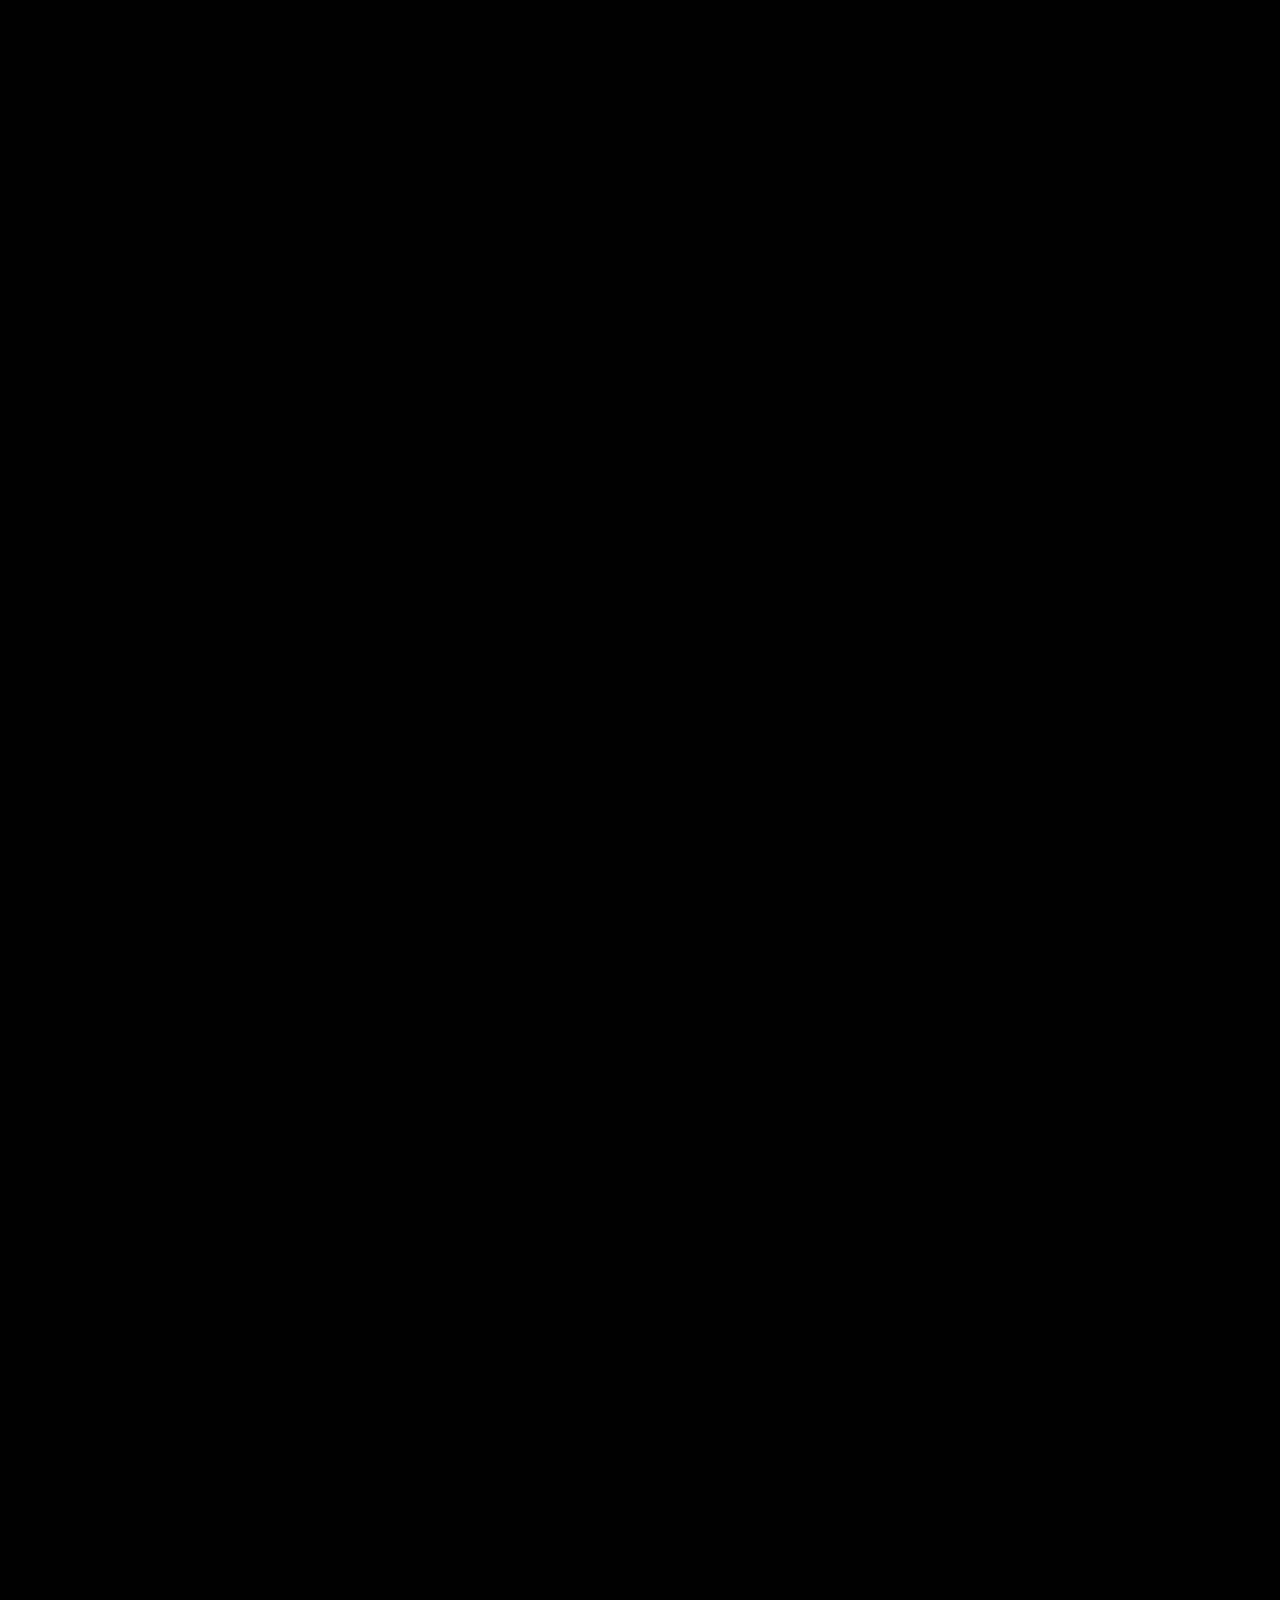
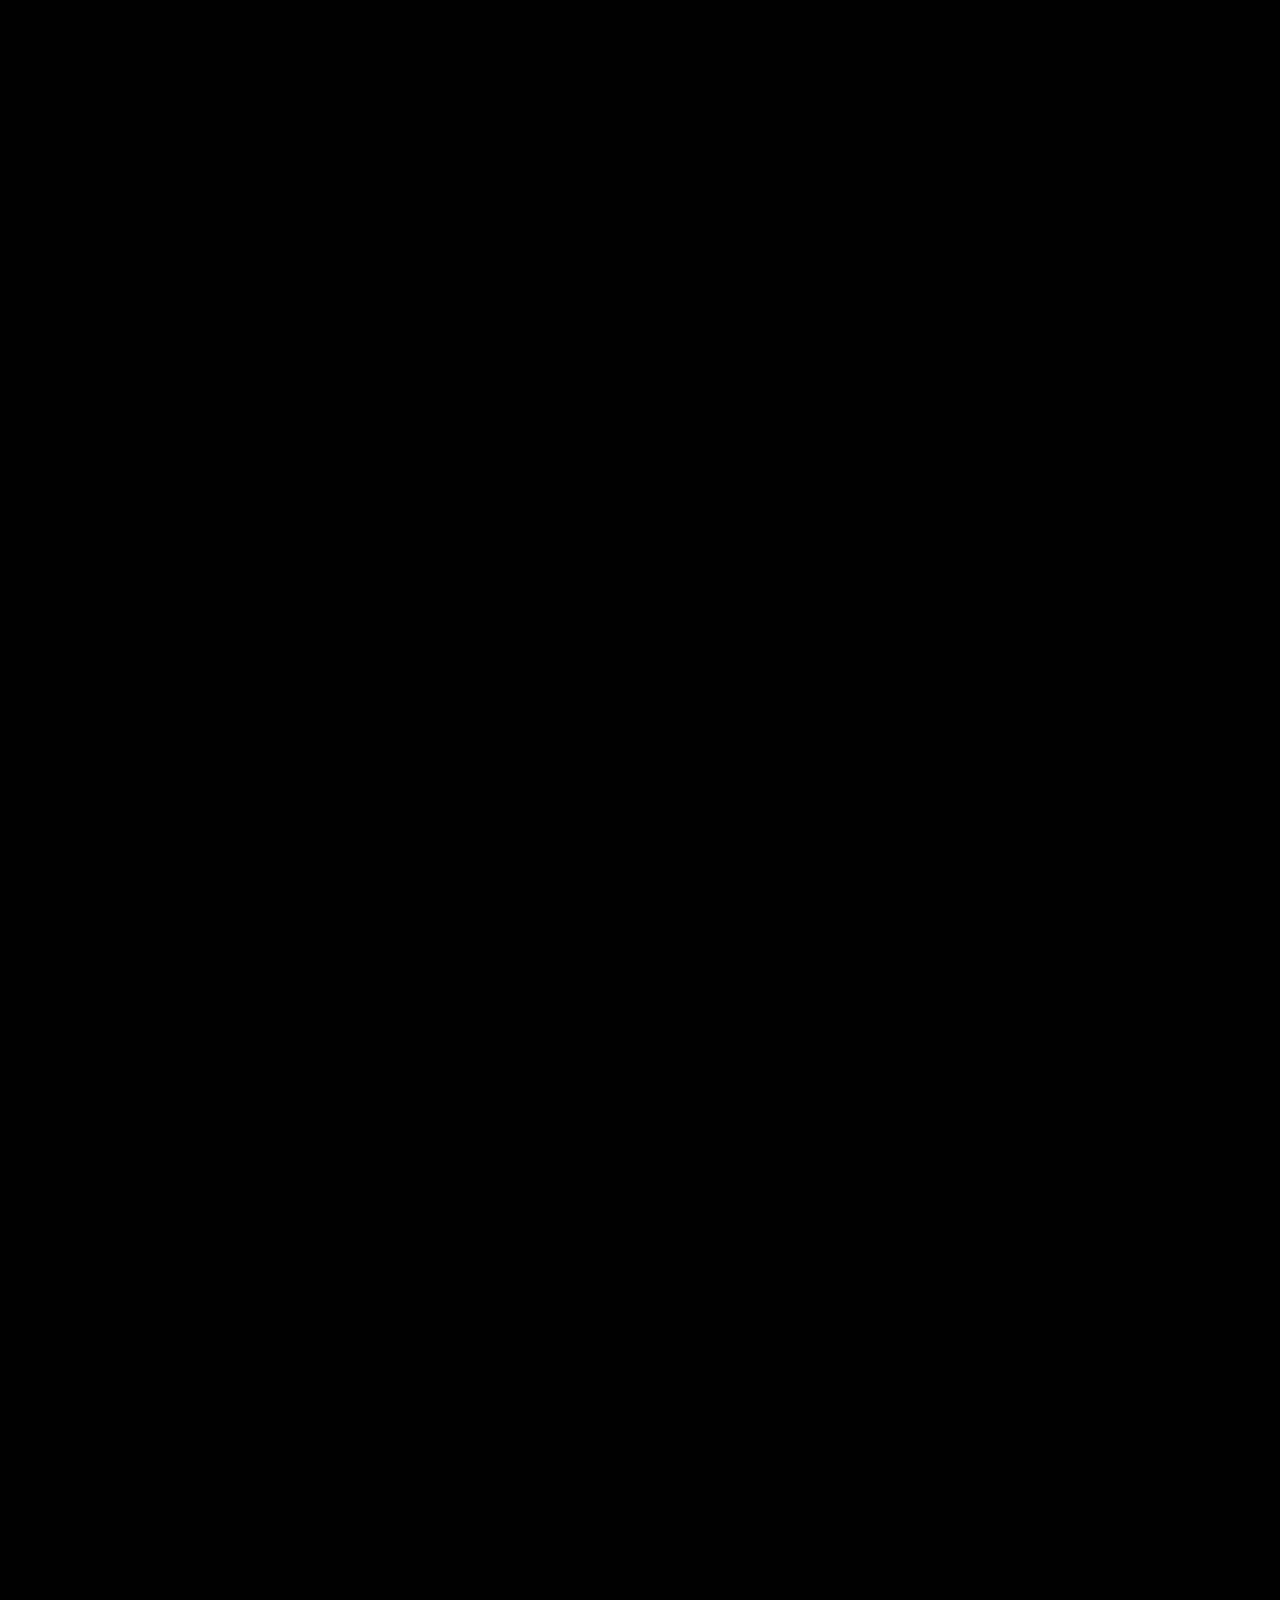
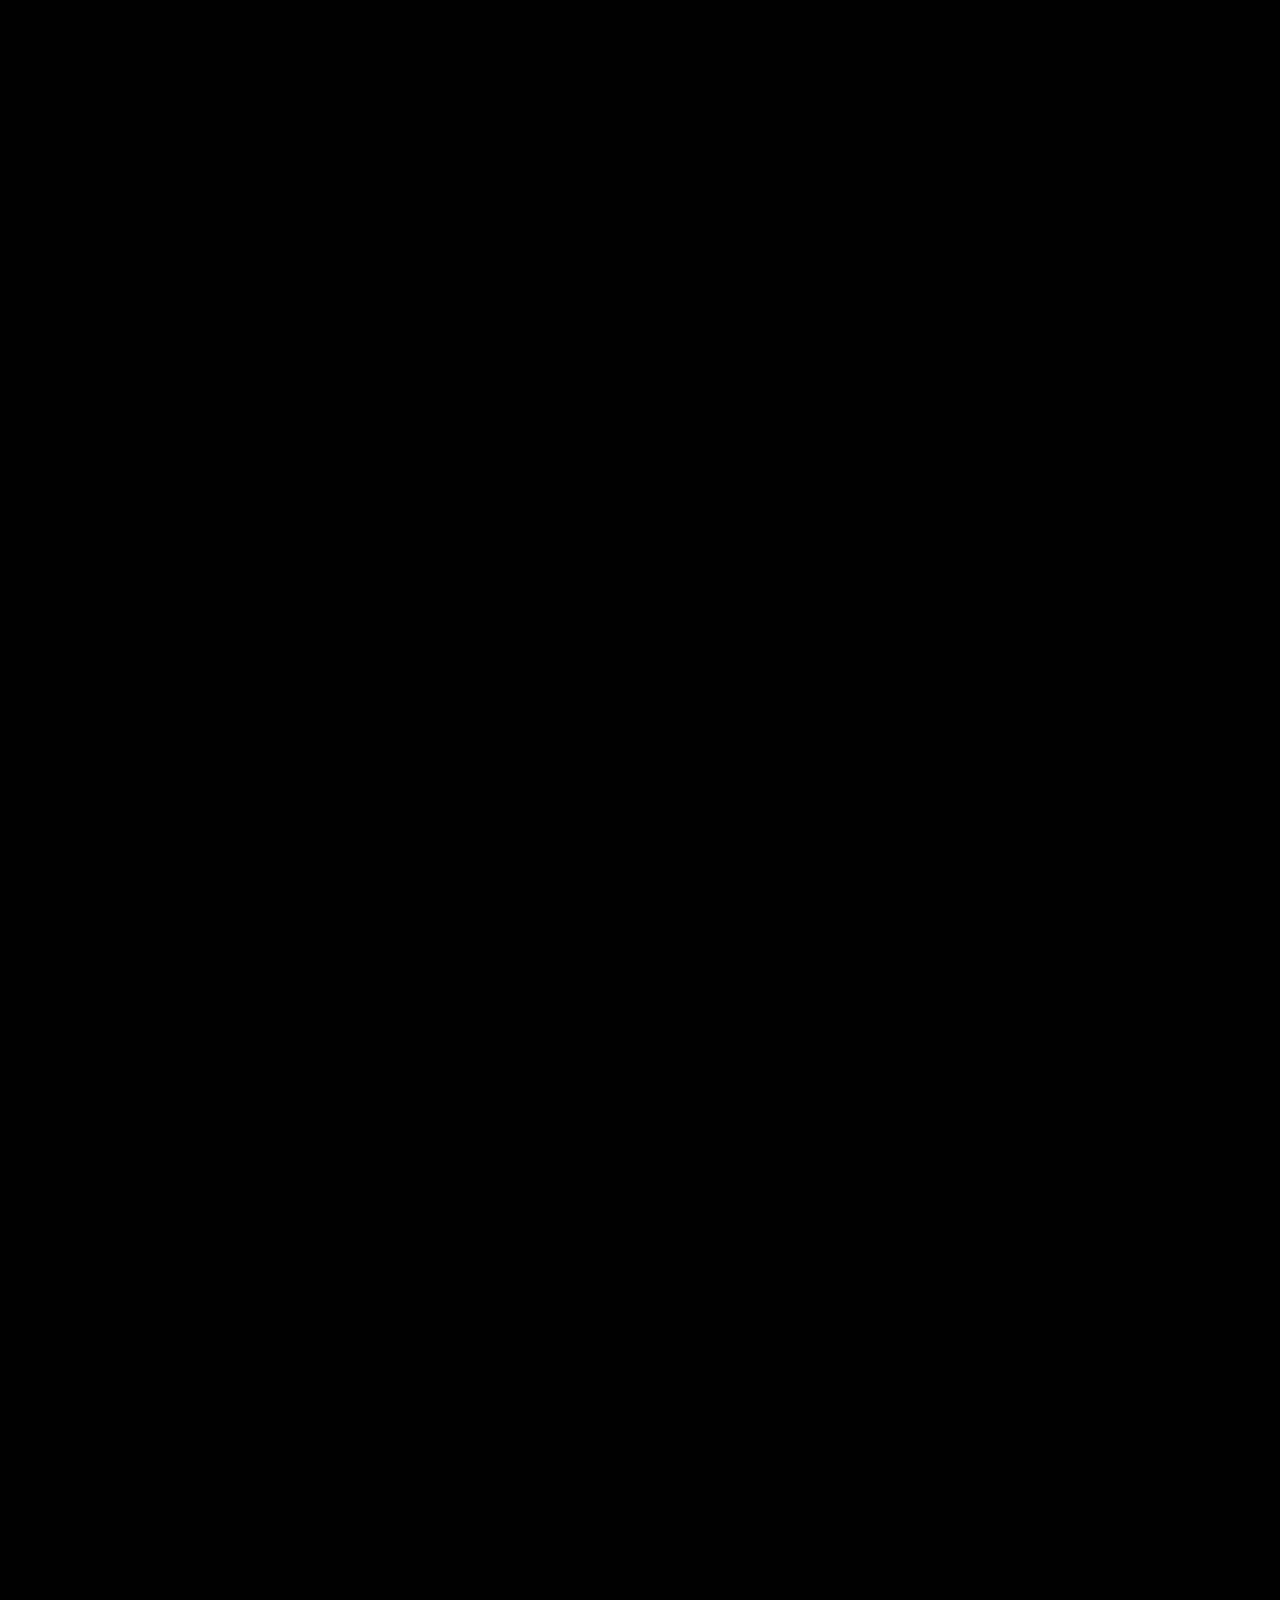
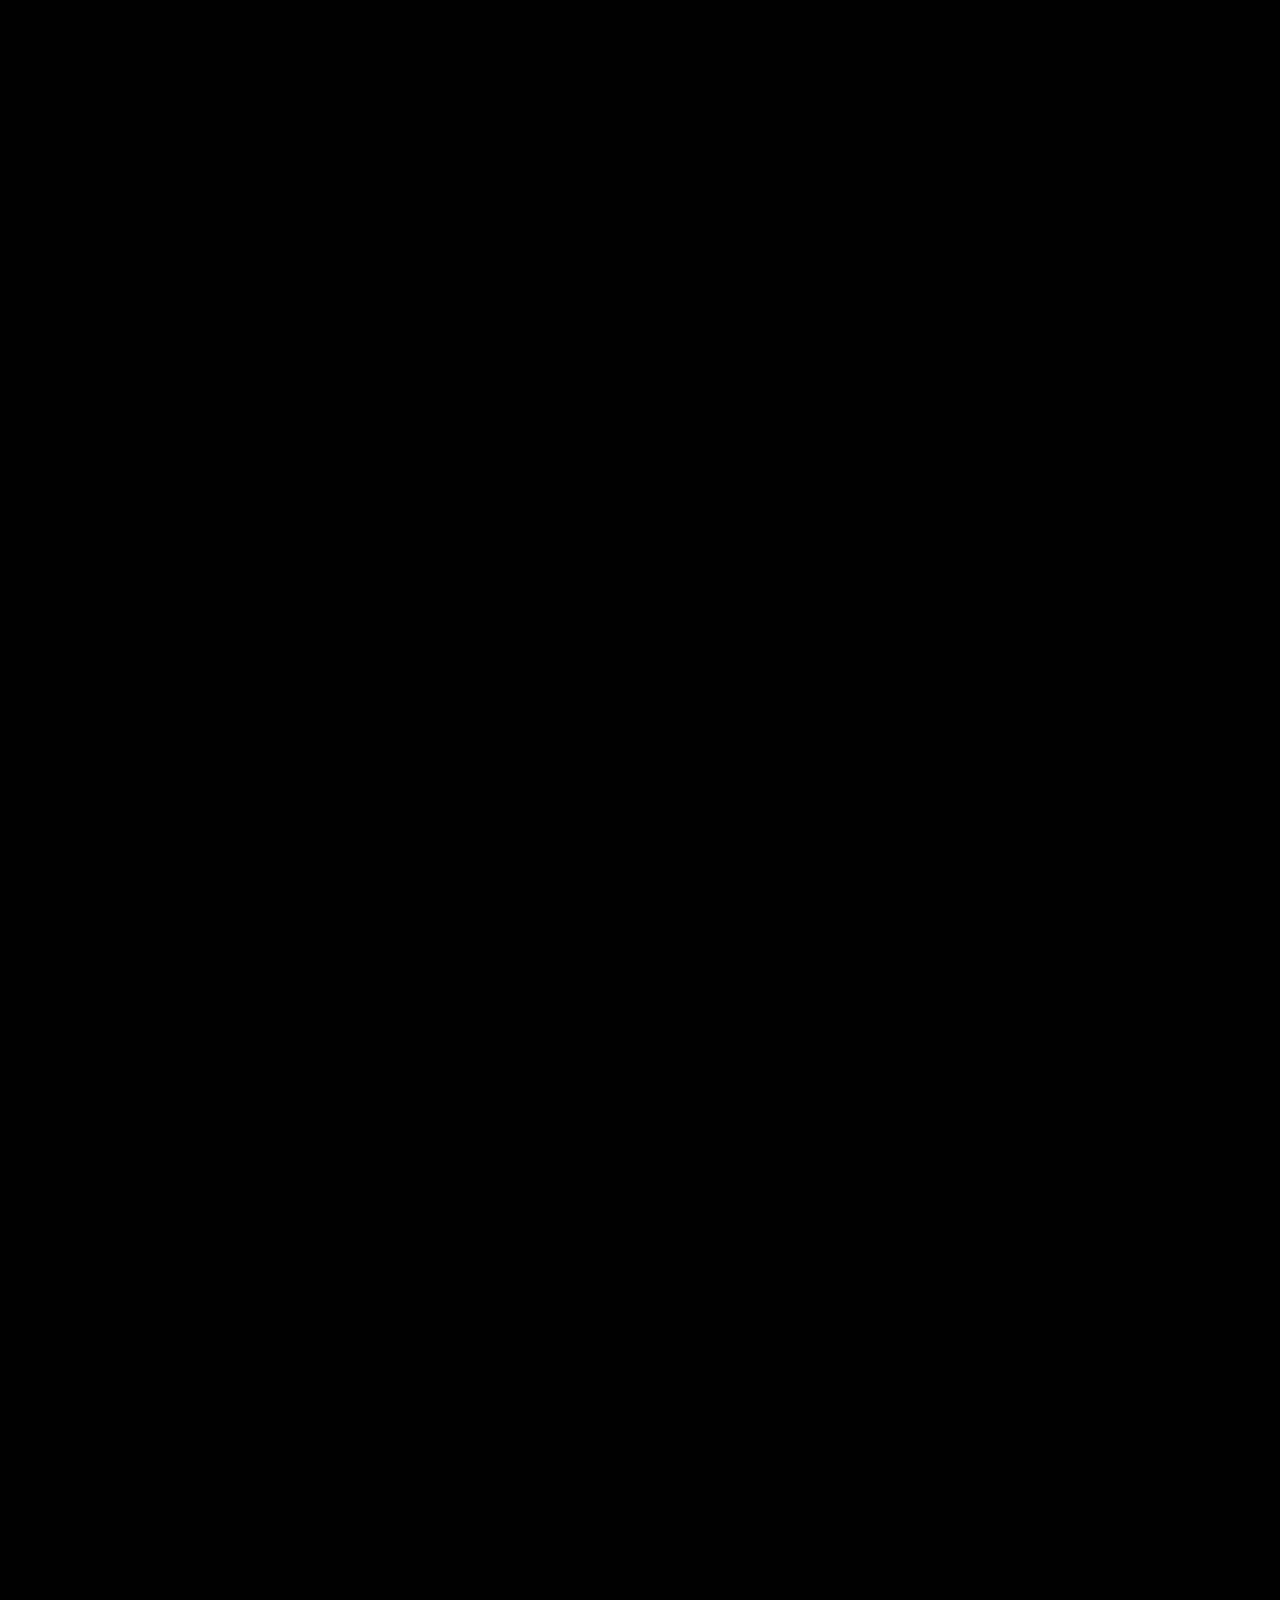
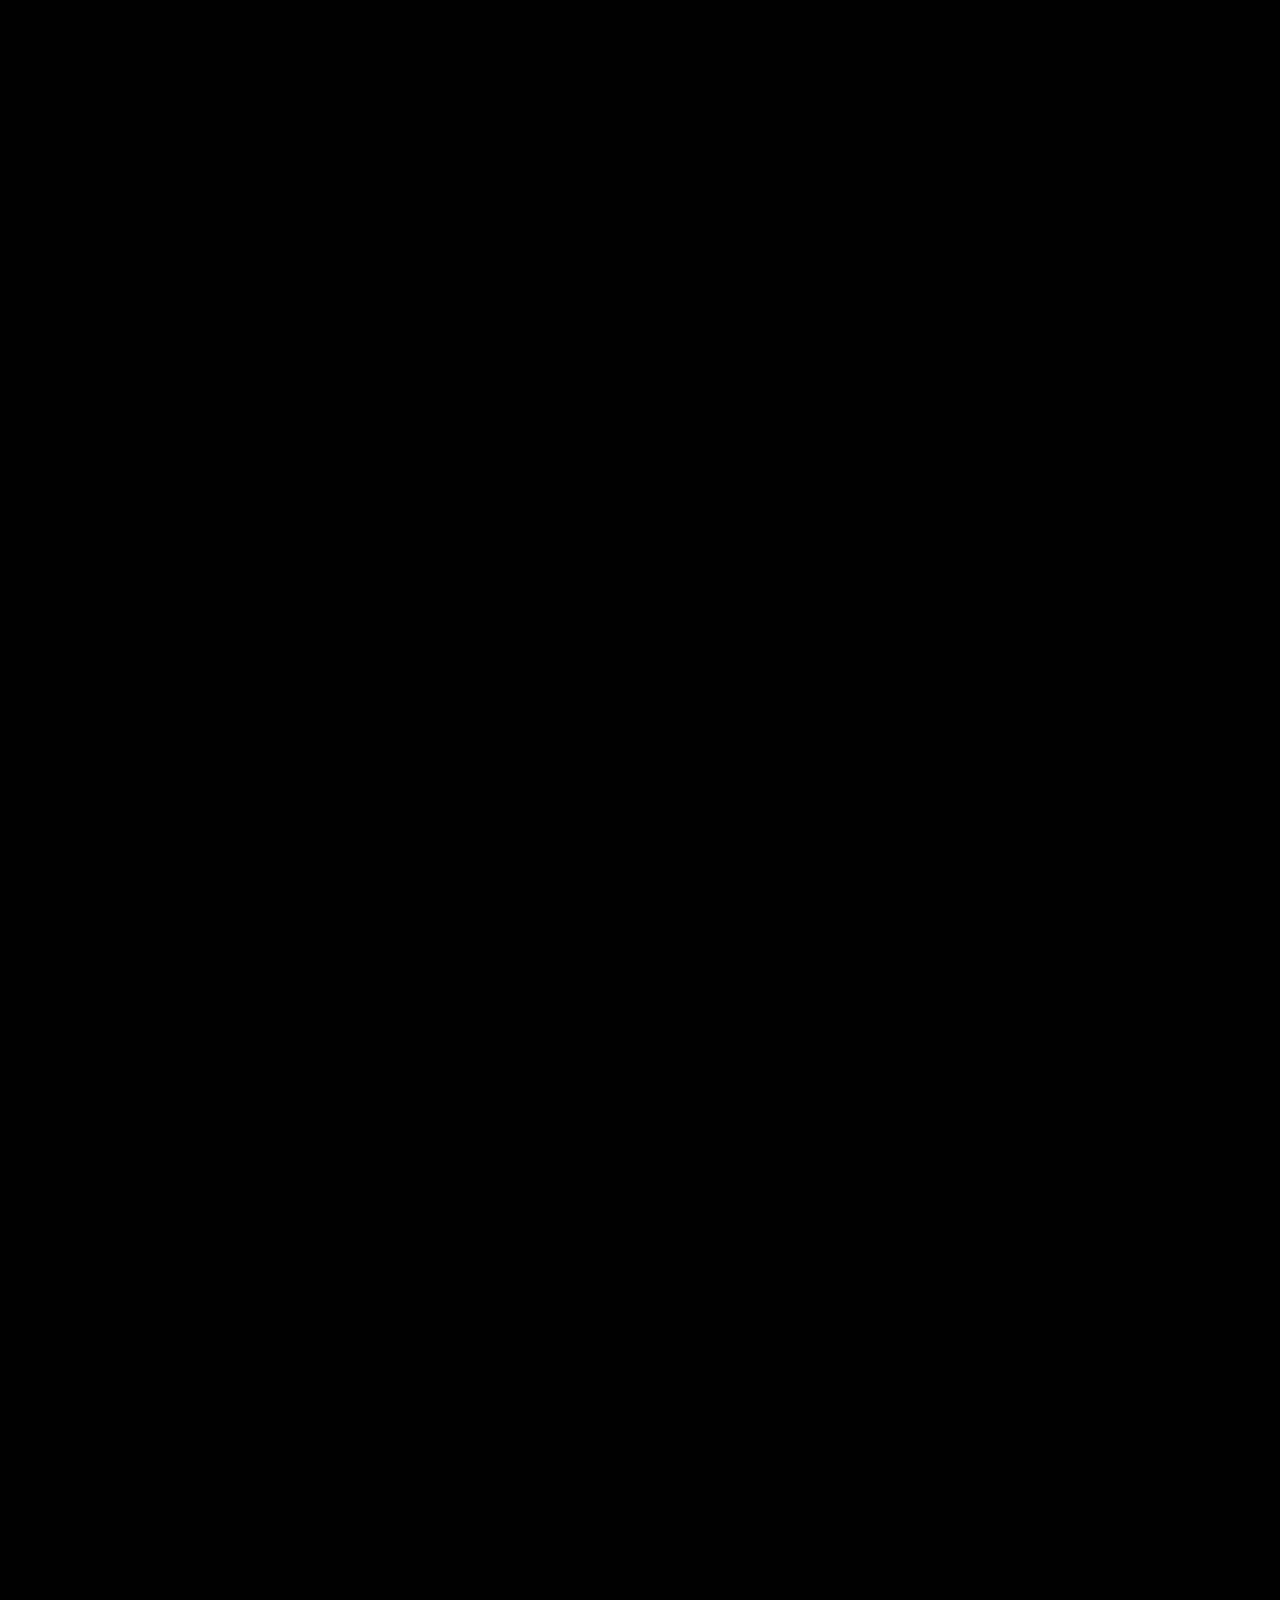
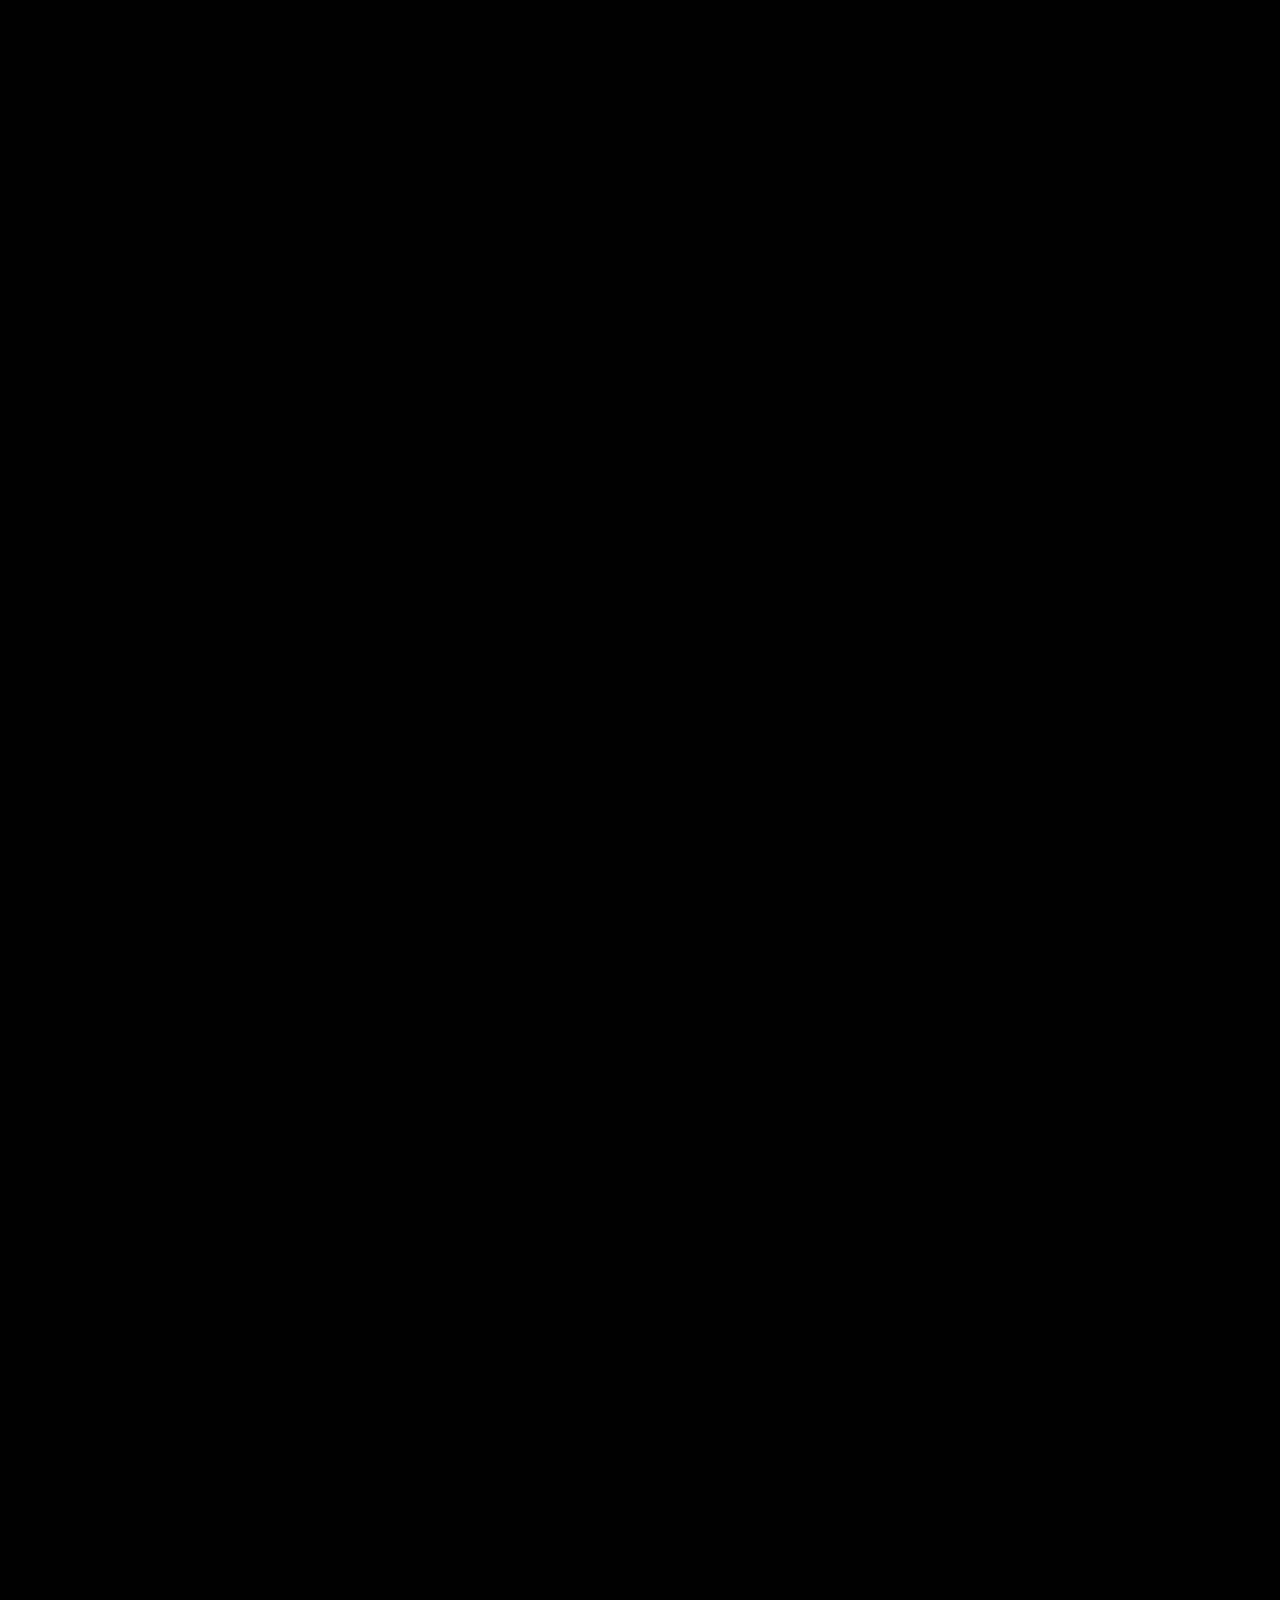
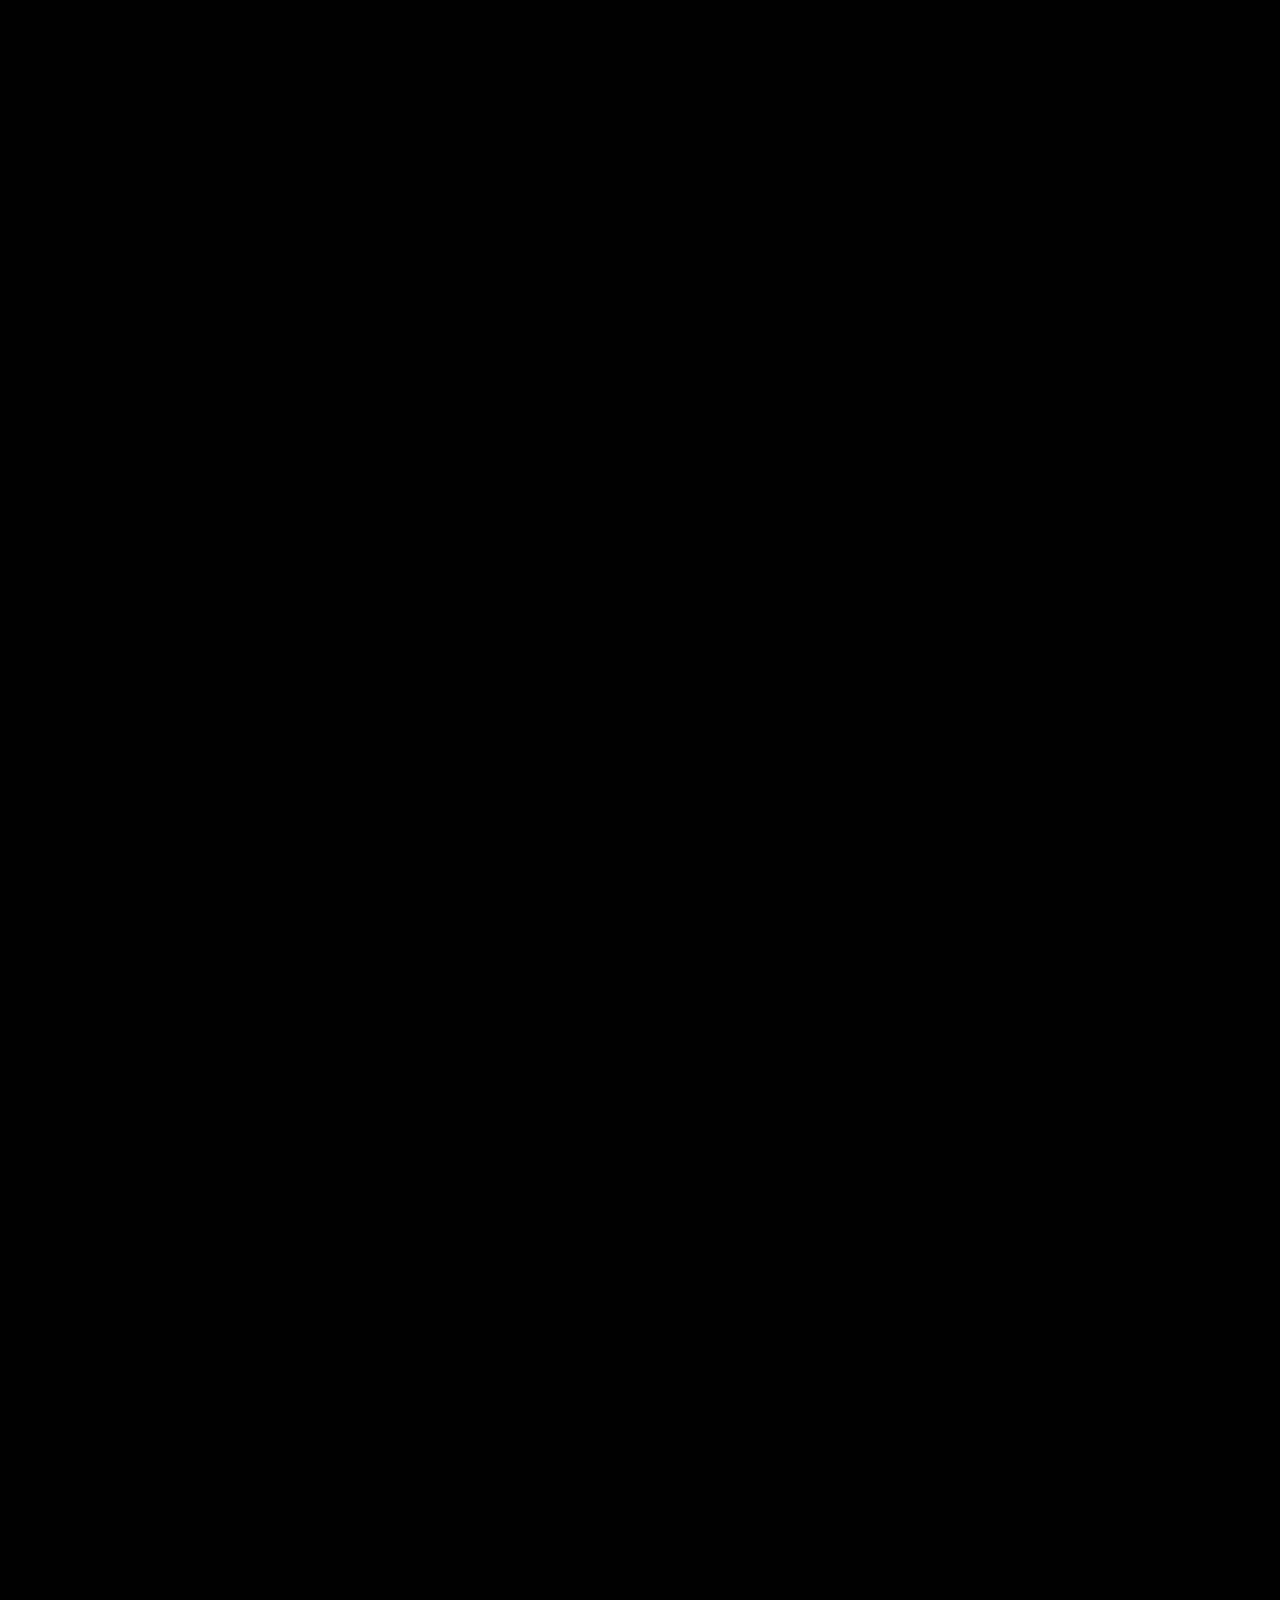
<file: tournaments.html>
<!DOCTYPE html>
<html lang="en">
<head>
    <meta charset="UTF-8">
    <meta name="viewport" content="width=device-width, initial-scale=1.0">
    <title>GBG PlayZone - Tournaments</title>
    <link rel="stylesheet" href="style.css">

    <style>
        .tournament-container {
            margin-top: 120px;
            width: 90%;
            max-width: 1000px;
            color: white;
            background: rgba(255,255,255,0.08);
            border-radius: 15px;
            padding: 30px;
            backdrop-filter: blur(10px);
            box-shadow: 0 0 25px rgba(255,255,255,0.15);
            margin-left: auto;
            margin-right: auto;
        }

        .tournament-container h1 {
            font-size: 3rem;
            text-align: center;
            margin-bottom: 20px;
            text-shadow: 0 0 10px #00ff73;
        }

        .game-section-title {
            margin-top: 30px;
            font-size: 2rem;
            font-weight: 700;
            color: #00ffbd;
            text-shadow: 0 0 10px #00ffd5;
        }

        .tournament-box {
            margin-top: 15px;
            padding: 20px;
            background: rgba(255,255,255,0.1);
            border-radius: 12px;
            box-shadow: 0 0 10px rgba(0,0,0,0.4);
            border-left: 4px solid #00ff73;
        }

        .tournament-box p {
            font-size: 1.1rem;
            line-height: 1.7;
        }

        .join-btn {
            display: inline-block;
            margin-top: 15px;
            padding: 10px 20px;
            background: linear-gradient(90deg, #ff00e6, #00d0ff, #00ff73);
            color: black;
            font-weight: 700;
            border-radius: 8px;
            text-decoration: none;
            transition: 0.3s;
            box-shadow: 0 0 12px rgba(255,255,255,0.3);
        }

        .join-btn:hover {
            transform: scale(1.05);
            box-shadow: 0 0 25px #00ffbd;
        }

    </style>
</head>

<body>

   

    <div class="overlay"></div>

    <!-- Navigation -->
    <nav>
        <div class="logo">GBG PlayZone</div>
        <ul class="nav-links">
            <li><a href="index.html">Home</a></li>
            <li><a href="games.html">Games</a></li>
            <li><a href="tournaments.html" class="active">Tournaments</a></li>
            <li><a href="register.html">Register</a></li>
            <li><a href="rules.html">Rules</a></li>
        </ul>
    </nav>

    <!-- Tournament Content -->
    <div class="tournament-container">
        <h1>Upcoming Tournaments</h1>

        <!-- Free Fire -->
        <h2 class="game-section-title">Free Fire Tournament</h2>
        <div class="tournament-box">
            <p><strong>Entry Fee:</strong> Free</p>
            <p><strong>Mode:</strong> Squad</p>
            <p><strong>Date:</strong> Coming Soon</p>
            <p><strong>Prize:</strong> ₹500 - ₹2000</p>
            <a href="register.html" class="join-btn">Join Now</a>
        </div>

        <!-- BGMI -->
        <h2 class="game-section-title">BGMI Tournament</h2>
        <div class="tournament-box">
            <p><strong>Entry Fee:</strong> Free</p>
            <p><strong>Mode:</strong> Squad / Solo</p>
            <p><strong>Date:</strong> Coming Soon</p>
            <p><strong>Prize:</strong> ₹500 - ₹3000</p>
            <a href="register.html" class="join-btn">Join Now</a>
        </div>

        <!-- Minecraft -->
        <h2 class="game-section-title">Minecraft Championship</h2>
        <div class="tournament-box">
            <p><strong>Entry Fee:</strong> Free</p>
            <p><strong>Mode:</strong> Challenges / Survival</p>
            <p><strong>Date:</strong> Coming Soon</p>
            <p><strong>Prize:</strong> ₹300 - ₹1000</p>
            <a href="register.html" class="join-btn">Join Now</a>
        </div>

        <!-- PC Games -->
        <h2 class="game-section-title">PC Games Arena</h2>
        <div class="tournament-box">
            <p><strong>Games:</strong> Valorant, CS:GO, R6 Siege, GTA Challenges</p>
            <p><strong>Date:</strong> Coming Soon</p>
            <p><strong>Prize:</strong> ₹500 - ₹2500</p>
            <a href="register.html" class="join-btn">Join Now</a>
        </div>

    </div>

</body>
</html>
</file>
<file: style.css>
/* =========================
   Reset & Basics
========================= */
* {
    margin: 0;
    padding: 0;
    box-sizing: border-box;
    font-family: 'Segoe UI', Tahoma, Geneva, Verdana, sans-serif;
}

html, body {
    width: 100%;
    height: 400%;
    overflow-x: hidden;
    scroll-behavior: smooth;
    background: #000;
    color: #fff;
}

/* =========================
   Background Video & Overlay
========================= */
#bg-video {
    position: fixed;
    top: 0;
    left: 0;
    width: 100%;
    height: 100%;
    object-fit: cover;
    z-index: -2;
    filter: brightness(0.4);
}

.overlay {
    position: fixed;
    top: 0;
    left: 0;
    width: 100%;
    height: 100%;
    background: rgba(0,0,0,0.6);
    z-index: -1;
}

/* =========================
   Navigation
========================= */
nav {
    position: fixed;
    top: 0;
    width: 100%;
    display: flex;
    justify-content: space-between;
    align-items: center;
    padding: 20px 50px;
    background: rgba(0,0,0,0.5);
    z-index: 10;
    box-shadow: 0 2px 10px rgba(0,0,0,0.7);
}

.logo {
    font-size: 2rem;
    font-weight: bold;
    color: #ffcc00;
    letter-spacing: 2px;
}

.nav-links {
    list-style: none;
    display: flex;
    gap: 30px;
}

.nav-links li a {
    color: white;
    text-decoration: none;
    font-weight: 600;
    font-size: 1rem;
    transition: color 0.3s, text-shadow 0.3s;
}

.nav-links li a:hover,
.nav-links li a.active {
    color: #ffaa00;
    text-shadow: 0 0 8px #ffaa00;
}

/* =========================
   Sections
========================= */
section {
    min-height: 100vh;
    padding: 150px 50px 50px 50px;
    text-align: center;
}

h1 {
    font-size: 3rem;
    margin-bottom: 20px;
    text-shadow: 0 0 10px black;
}

p {
    font-size: 1.2rem;
    margin-bottom: 30px;
    text-shadow: 0 0 5px black;
}

.btn {
    display: inline-block;
    padding: 15px 30px;
    background: #ffcc00;
    color: black;
    font-weight: bold;
    border-radius: 10px;
    text-decoration: none;
    transition: all 0.3s;
    box-shadow: 0 5px 15px rgba(0,0,0,0.5);
}

.btn:hover {
    background: #ffaa00;
    transform: scale(1.05);
    box-shadow: 0 10px 25px rgba(0,0,0,0.7);
}

/* =========================
   Games Section
========================= */
.games-container {
    display: flex;
    flex-direction: column;
    align-items: center;
    gap: 15px;
}

.search-box {
    margin-bottom: 20px;
}

.search-box input {
    width: 300px;
    padding: 12px 15px;
    border-radius: 10px;
    border: none;
    font-size: 1rem;
    outline: none;
}

.search-box input:focus {
    box-shadow: 0 0 10px #ffaa00;
}

.games {
    display: flex;
    flex-wrap: wrap;
    justify-content: center;
    gap: 20px;
}

.game-card {
    background: rgba(255,255,255,0.1);
    backdrop-filter: blur(10px);
    padding: 25px 35px;
    border-radius: 15px;
    font-size: 1.2rem;
    font-weight: bold;
    color: #fff;
    cursor: pointer;
    box-shadow: 0 5px 15px rgba(0,0,0,0.5);
    transition: all 0.3s;
}

.game-card:hover {
    transform: scale(1.1);
    background: rgba(255,255,255,0.25);
    box-shadow: 0 10px 25px rgba(0,0,0,0.8);
}

/* =========================
   Register Form
========================= */
.register-form {
    display: flex;
    flex-direction: column;
    align-items: center;
    max-width: 400px;
    margin: 0 auto;
    gap: 15px;
}

.register-form input {
    width: 100%;
    padding: 12px 15px;
    border-radius: 10px;
    border: none;
    font-size: 1rem;
    outline: none;
}

.register-form input:focus {
    box-shadow: 0 0 10px #ffaa00;
}

.register-form button {
    width: 100%;
    padding: 12px 20px;
    background: #ffcc00;
    color: black;
    font-weight: bold;
    border: none;
    border-radius: 10px;
    cursor: pointer;
    transition: all 0.3s;
}

.register-form button:hover {
    background: #ffaa00;
    transform: scale(1.05);
}

/* =========================
   Rules Section
========================= */
.rules-list {
    list-style: disc inside;
    margin: 20px 0;
    text-align: left;
    max-width: 700px;
    margin-left: auto;
    margin-right: auto;
}

/* =========================
   Footer
========================= */
footer {
    text-align: center;
    padding: 30px 0;
    color: #ffcc00;
    font-weight: bold;
    font-size: 1.2rem;
    text-shadow: 0 0 5px black;
}

/* =========================
   Modal Common
========================= */
.modal {
    display: none;
    position: fixed;
    z-index: 100;
    left: 0;
    top: 0;
    width: 100%;
    height: 100%;
    overflow: auto;
    backdrop-filter: blur(5px);
    background-color: rgba(0,0,0,0.7);
}

.modal-content {
    background: rgba(20,20,20,0.95);
    margin: 10% auto;
    padding: 30px;
    border-radius: 15px;
    max-width: 450px;
    text-align: center;
    box-shadow: 0 5px 25px rgba(0,0,0,0.7);
    animation: slideDown 0.5s ease;
}

@keyframes slideDown {
    0% {transform: translateY(-100px); opacity:0;}
    100% {transform: translateY(0); opacity:1;}
}

.modal h2 {
    margin-bottom: 20px;
    color: #ffcc00;
    text-shadow: 0 0 5px black;
}

.modal input, .modal textarea {
    width: 90%;
    padding: 12px;
    margin: 10px 0;
    border-radius: 10px;
    border: none;
    outline: none;
    font-size: 1rem;
}

.modal input:focus, .modal textarea:focus {
    box-shadow: 0 0 10px #ffaa00;
}

.modal button {
    padding: 12px 25px;
    margin-top: 10px;
    background: #ffcc00;
    color: black;
    border: none;
    border-radius: 10px;
    font-weight: bold;
    cursor: pointer;
    transition: all 0.3s;
}

.modal button:hover {
    background: #ffaa00;
    transform: scale(1.05);
}

/* Close button */
.modal .close {
    color: #fff;
    float: right;
    font-size: 2rem;
    font-weight: bold;
    cursor: pointer;
}

.modal .close:hover {
    color: #ffcc00;
}

/* =========================
   Responsive
========================= */
@media(max-width:768px){
    nav { padding: 15px 20px; }
    h1 { font-size: 2rem; }
    p { font-size: 1rem; }
    .game-card { padding: 18px 25px; font-size: 1rem; }
    .search-box input { width: 80%; }
    .modal-content { margin: 20% auto; width: 90%; padding: 20px; }
}
</file>
